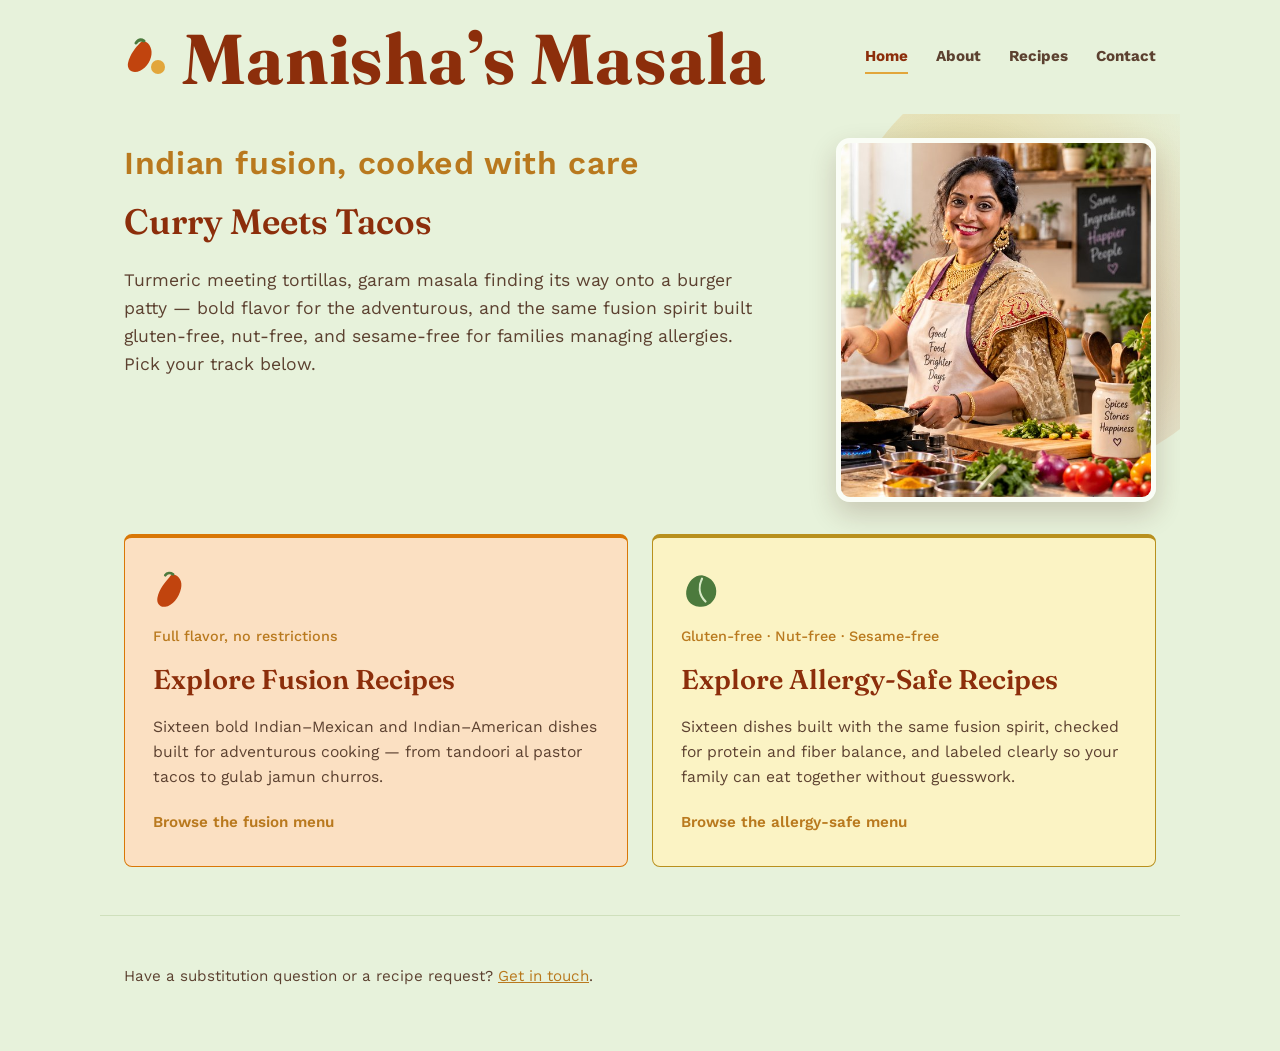
<file: index.html>
<!DOCTYPE html>
<html lang="en">
<head>
<meta charset="UTF-8">
<meta name="viewport" content="width=device-width, initial-scale=1.0">
<title>Home — Manisha's Masala</title>
<link rel="preconnect" href="https://fonts.googleapis.com">
<link rel="preconnect" href="https://fonts.gstatic.com" crossorigin>
<link href="https://fonts.googleapis.com/css2?family=Fraunces:opsz,wght@9..144,400;9..144,500;9..144,600;9..144,700&family=Work+Sans:wght@400;500;600&display=swap" rel="stylesheet">
<link rel="stylesheet" href="style.css">
<style>
  .hero {
    display: grid;
    grid-template-columns: minmax(0, 1fr) 320px;
    gap: 2.5rem;
    align-items: start;
  }
  .hero-illustration { display: none; }
  .hero-photo {
    position: relative; z-index: 1; margin: 0;
    animation: rise 0.7s ease-out both;
  }
  .hero-photo img {
    display: block; width: 100%; height: auto; aspect-ratio: 810 / 920; object-fit: cover;
    border-radius: 14px;
    border: 5px solid var(--bg-card, #FAFDF6);
    box-shadow: 0 12px 28px rgba(74, 30, 18, 0.2);
  }
  @media (max-width: 720px) {
    .hero { grid-template-columns: 1fr; gap: 1.5rem; }
    .hero-photo { max-width: 420px; }
  }
</style>
</head>
<body>

<svg style="display:none" aria-hidden="true">
<defs>
<symbol id="icon-logomark" viewBox="0 0 48 48">
  <path d="M20 6c6 2 9 9 7 16-2 8-9 15-16 15-5 0-8-4-7-9 2-9 8-16 12-20 1-1 2-2 4-2z" fill="var(--chili)"/>
  <path d="M20 6c-3-2-6-1-8 2" fill="none" stroke="var(--green)" stroke-width="3" stroke-linecap="round"/>
  <circle cx="34" cy="32" r="7" fill="var(--saffron)"/>
</symbol>
<symbol id="icon-chili" viewBox="0 0 48 48">
  <path d="M23 5c7 1 11 8 9 16-2 10-10 20-18 21-6 1-10-4-9-10 2-11 10-19 14-24 1-2 2-3 4-3z" fill="var(--chili)"/>
  <path d="M23 5c-3-2-7-2-9 1" fill="none" stroke="var(--green)" stroke-width="3" stroke-linecap="round"/>
</symbol>
<symbol id="icon-leaf" viewBox="0 0 48 48">
  <path d="M24 6c11 2 18 11 16 22-2 9-10 15-19 14C10 41 5 33 6 24 8 13 15 6 24 6z" fill="var(--green)"/>
  <path d="M24 10c-4 8-4 18 4 26" fill="none" stroke="var(--green-soft)" stroke-width="2.5" stroke-linecap="round"/>
</symbol>
<symbol id="icon-cardamom" viewBox="0 0 48 48">
  <ellipse cx="16" cy="26" rx="9" ry="12" fill="var(--green)" transform="rotate(-18 16 26)"/>
  <ellipse cx="32" cy="22" rx="9" ry="12" fill="var(--green-bright)" transform="rotate(14 32 22)"/>
  <path d="M16 16v20M32 12v20" stroke="var(--green-deep)" stroke-width="1.5" opacity="0.5"/>
</symbol>
<symbol id="icon-spice-bowl" viewBox="0 0 48 48">
  <path d="M6 20c0 12 8 20 18 20s18-8 18-20z" fill="var(--saffron)"/>
  <ellipse cx="24" cy="20" rx="18" ry="6" fill="var(--saffron-deep)"/>
  <circle cx="18" cy="30" r="2" fill="var(--chili-deep)"/>
  <circle cx="27" cy="33" r="2" fill="var(--chili-deep)"/>
  <circle cx="23" cy="27" r="1.6" fill="var(--chili-deep)"/>
</symbol>
<symbol id="icon-tomato" viewBox="0 0 48 48">
  <circle cx="24" cy="28" r="16" fill="var(--chili)"/>
  <path d="M24 12l3 5-6 0zM18 14l3 4-5 1zM30 14l-3 4 5 1z" fill="var(--green)"/>
</symbol>
<symbol id="icon-grain-bowl" viewBox="0 0 48 48">
  <path d="M6 22c0 11 8 19 18 19s18-8 18-19z" fill="var(--bg-card)" stroke="var(--chili-deep)" stroke-width="2"/>
  <ellipse cx="16" cy="24" rx="3" ry="1.6" fill="var(--saffron-deep)"/>
  <ellipse cx="24" cy="27" rx="3" ry="1.6" fill="var(--chili)"/>
  <ellipse cx="32" cy="23" rx="3" ry="1.6" fill="var(--green)"/>
  <ellipse cx="22" cy="20" rx="3" ry="1.6" fill="var(--saffron)"/>
</symbol>
<symbol id="icon-flame" viewBox="0 0 48 48">
  <path d="M24 4c-3 8-14 14-14 26 0 9 7 15 14 15s14-6 14-15c0-6-3-9-5-12 0 4-2 6-4 6-3 0-3-4-1-8 2-4 0-9-4-12z" fill="var(--chili)"/>
  <path d="M24 20c-2 4-5 7-5 12 0 4 3 7 5 7s5-3 5-7c0-3-1-4-2-6 0 2-1 3-2 3-1 0-1-2 0-4 1-2 0-4-1-5z" fill="var(--saffron)"/>
</symbol>
<symbol id="icon-swirl" viewBox="0 0 48 48">
  <circle cx="24" cy="24" r="18" fill="none" stroke="var(--saffron)" stroke-width="3"/>
  <circle cx="24" cy="24" r="11" fill="none" stroke="var(--chili)" stroke-width="3"/>
  <circle cx="24" cy="24" r="4" fill="var(--saffron-deep)"/>
</symbol>
</defs>
</svg>

<header class="site-header">
  <a class="brand" href="index.html">
    <svg class="brand-icon" aria-hidden="true"><use href="#icon-logomark"/></svg>
    <span class="wordmark">Manisha&rsquo;s Masala</span>
  </a>
  <nav class="site-nav">
    <a href="index.html" class="is-current">Home</a>
    <a href="about.html">About</a>
    <a href="recipes.html">Recipes</a>
    <a href="contact.html">Contact</a>
  </nav>
</header>

<main>

  <section class="hero">
    <div class="hero-inner">
      <p class="hero-kicker">Indian fusion, cooked with care</p>
      <h1 class="hero-title">Curry Meets Tacos</h1>
      <p class="hero-copy">
        Turmeric meeting tortillas, garam masala finding its way onto a burger
        patty — bold flavor for the adventurous, and the same fusion spirit
        built gluten-free, nut-free, and sesame-free for families managing
        allergies. Pick your track below.
      </p>
    </div>
    <figure class="hero-photo">
      <img src="[data-uri]" alt="Manisha cooking puris in her kitchen">
    </figure>
    <div class="hero-motif" aria-hidden="true"></div>
    <div class="hero-illustration" aria-hidden="true">
      <svg class="icon" style="width:110px;height:110px;top:20px;right:40px;transform:rotate(12deg);"><use href="#icon-chili"/></svg>
      <svg class="icon" style="width:96px;height:96px;top:170px;right:190px;"><use href="#icon-spice-bowl"/></svg>
      <svg class="icon" style="width:70px;height:70px;top:230px;right:50px;transform:rotate(-10deg);"><use href="#icon-cardamom"/></svg>
      <svg class="icon" style="width:60px;height:60px;top:10px;right:220px;transform:rotate(-16deg);"><use href="#icon-leaf"/></svg>
    </div>
  </section>

  <section class="explore">
    <a class="explore-card explore-card--fusion" href="recipes.html#fusion">
      <svg class="icon icon-lg" aria-hidden="true"><use href="#icon-chili"/></svg>
      <span class="explore-eyebrow">Full flavor, no restrictions</span>
      <h2>Explore Fusion Recipes</h2>
      <p>
        Sixteen bold Indian–Mexican and Indian–American dishes built for
        adventurous cooking — from tandoori al pastor tacos to gulab jamun
        churros.
      </p>
      <span class="explore-link">Browse the fusion menu</span>
    </a>

    <a class="explore-card explore-card--safe" href="recipes.html#allergy-safe">
      <svg class="icon icon-lg" aria-hidden="true"><use href="#icon-leaf"/></svg>
      <span class="explore-eyebrow">Gluten-free · Nut-free · Sesame-free</span>
      <h2>Explore Allergy-Safe Recipes</h2>
      <p>
        Sixteen dishes built with the same fusion spirit, checked for
        protein and fiber balance, and labeled clearly so your family can
        eat together without guesswork.
      </p>
      <span class="explore-link">Browse the allergy-safe menu</span>
    </a>
  </section>

</main>

<footer class="site-footer">
  <p>Have a substitution question or a recipe request? <a href="contact.html">Get in touch</a>.</p>
</footer>

</body>
</html>
</file>
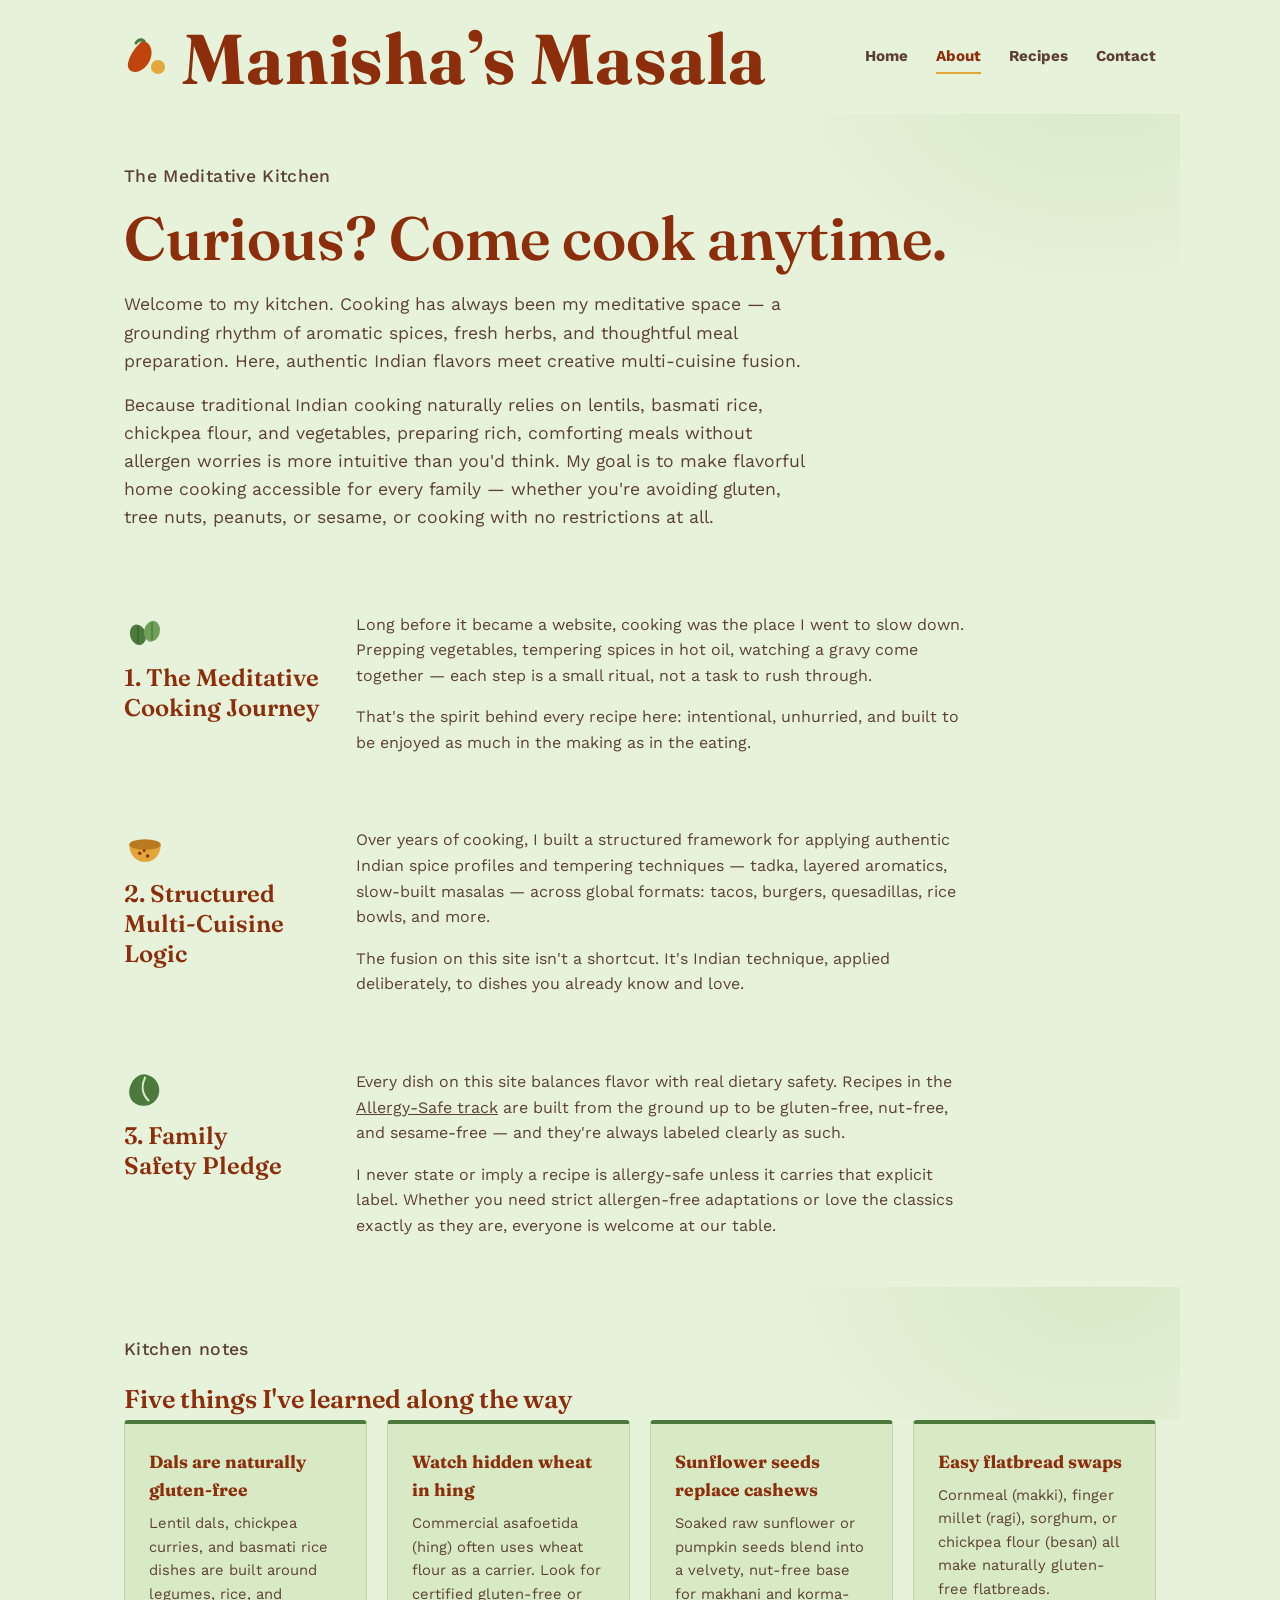
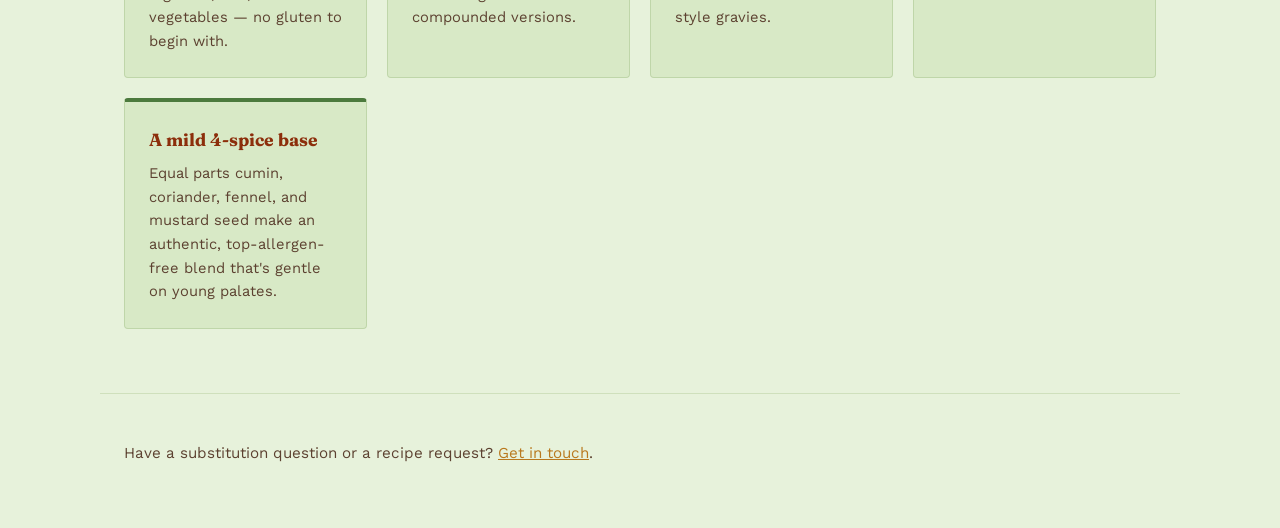
<file: about.html>
<!DOCTYPE html>
<html lang="en">
<head>
<meta charset="UTF-8">
<meta name="viewport" content="width=device-width, initial-scale=1.0">
<title>About — Manisha's Masala</title>
<link rel="preconnect" href="https://fonts.googleapis.com">
<link rel="preconnect" href="https://fonts.gstatic.com" crossorigin>
<link href="https://fonts.googleapis.com/css2?family=Fraunces:opsz,wght@9..144,400;9..144,500;9..144,600;9..144,700&family=Work+Sans:wght@400;500;600&display=swap" rel="stylesheet">
<link rel="stylesheet" href="style.css">
</head>
<body>

<svg style="display:none" aria-hidden="true">
<defs>
<symbol id="icon-logomark" viewBox="0 0 48 48">
  <path d="M20 6c6 2 9 9 7 16-2 8-9 15-16 15-5 0-8-4-7-9 2-9 8-16 12-20 1-1 2-2 4-2z" fill="var(--chili)"/>
  <path d="M20 6c-3-2-6-1-8 2" fill="none" stroke="var(--green)" stroke-width="3" stroke-linecap="round"/>
  <circle cx="34" cy="32" r="7" fill="var(--saffron)"/>
</symbol>
<symbol id="icon-cardamom" viewBox="0 0 48 48">
  <ellipse cx="16" cy="26" rx="9" ry="12" fill="var(--green)" transform="rotate(-18 16 26)"/>
  <ellipse cx="32" cy="22" rx="9" ry="12" fill="var(--green-bright)" transform="rotate(14 32 22)"/>
  <path d="M16 16v20M32 12v20" stroke="var(--green-deep)" stroke-width="1.5" opacity="0.5"/>
</symbol>
<symbol id="icon-spice-bowl" viewBox="0 0 48 48">
  <path d="M6 20c0 12 8 20 18 20s18-8 18-20z" fill="var(--saffron)"/>
  <ellipse cx="24" cy="20" rx="18" ry="6" fill="var(--saffron-deep)"/>
  <circle cx="18" cy="30" r="2" fill="var(--chili-deep)"/>
  <circle cx="27" cy="33" r="2" fill="var(--chili-deep)"/>
  <circle cx="23" cy="27" r="1.6" fill="var(--chili-deep)"/>
</symbol>
<symbol id="icon-leaf" viewBox="0 0 48 48">
  <path d="M24 6c11 2 18 11 16 22-2 9-10 15-19 14C10 41 5 33 6 24 8 13 15 6 24 6z" fill="var(--green)"/>
  <path d="M24 10c-4 8-4 18 4 26" fill="none" stroke="var(--green-soft)" stroke-width="2.5" stroke-linecap="round"/>
</symbol>
</defs>
</svg>

<header class="site-header">
  <a class="brand" href="index.html">
    <svg class="brand-icon" aria-hidden="true"><use href="#icon-logomark"/></svg>
    <span class="wordmark">Manisha&rsquo;s Masala</span>
  </a>
  <nav class="site-nav">
    <a href="index.html">Home</a>
    <a href="about.html" class="is-current">About</a>
    <a href="recipes.html">Recipes</a>
    <a href="contact.html">Contact</a>
  </nav>
</header>

<main>

  <section class="page-hero">
    <p class="hero-kicker">The Meditative Kitchen</p>
    <h1>Curious? Come cook anytime.</h1>
    <p>
      Welcome to my kitchen. Cooking has always been my meditative space —
      a grounding rhythm of aromatic spices, fresh herbs, and thoughtful
      meal preparation. Here, authentic Indian flavors meet creative
      multi-cuisine fusion.
    </p>
    <p>
      Because traditional Indian cooking naturally relies on lentils,
      basmati rice, chickpea flour, and vegetables, preparing rich,
      comforting meals without allergen worries is more intuitive than
      you'd think. My goal is to make flavorful home cooking accessible
      for every family — whether you're avoiding gluten, tree nuts,
      peanuts, or sesame, or cooking with no restrictions at all.
    </p>
  </section>

  <section class="about-section">
    <h2><svg class="icon icon-lg" aria-hidden="true"><use href="#icon-cardamom"/></svg>1. The Meditative<br>Cooking Journey</h2>
    <div>
      <p>
        Long before it became a website, cooking was the place I went to
        slow down. Prepping vegetables, tempering spices in hot oil,
        watching a gravy come together — each step is a small ritual, not
        a task to rush through.
      </p>
      <p>
        That's the spirit behind every recipe here: intentional, unhurried,
        and built to be enjoyed as much in the making as in the eating.
      </p>
    </div>
  </section>

  <section class="about-section">
    <h2><svg class="icon icon-lg" aria-hidden="true"><use href="#icon-spice-bowl"/></svg>2. Structured<br>Multi-Cuisine Logic</h2>
    <div>
      <p>
        Over years of cooking, I built a structured framework for applying
        authentic Indian spice profiles and tempering techniques —
        tadka, layered aromatics, slow-built masalas — across global
        formats: tacos, burgers, quesadillas, rice bowls, and more.
      </p>
      <p>
        The fusion on this site isn't a shortcut. It's Indian technique,
        applied deliberately, to dishes you already know and love.
      </p>
    </div>
  </section>

  <section class="about-section">
    <h2><svg class="icon icon-lg" aria-hidden="true"><use href="#icon-leaf"/></svg>3. Family<br>Safety Pledge</h2>
    <div>
      <p>
        Every dish on this site balances flavor with real dietary safety.
        Recipes in the <a href="recipes.html#allergy-safe">Allergy-Safe track</a>
        are built from the ground up to be gluten-free, nut-free, and
        sesame-free — and they're always labeled clearly as such.
      </p>
      <p>
        I never state or imply a recipe is allergy-safe unless it carries
        that explicit label. Whether you need strict allergen-free
        adaptations or love the classics exactly as they are, everyone is
        welcome at our table.
      </p>
    </div>
  </section>

  <section class="page-hero" style="padding-bottom: 0;">
    <p class="hero-kicker">Kitchen notes</p>
    <h2 style="font-family: var(--font-display); font-weight: 600; font-size: 1.6rem; color: var(--chili-deep); margin: 0;">
      Five things I've learned along the way
    </h2>
  </section>

  <section class="fact-grid">
    <article class="fact-card">
      <h3>Dals are naturally gluten-free</h3>
      <p>Lentil dals, chickpea curries, and basmati rice dishes are built around legumes, rice, and vegetables — no gluten to begin with.</p>
    </article>
    <article class="fact-card">
      <h3>Watch hidden wheat in hing</h3>
      <p>Commercial asafoetida (hing) often uses wheat flour as a carrier. Look for certified gluten-free or compounded versions.</p>
    </article>
    <article class="fact-card">
      <h3>Sunflower seeds replace cashews</h3>
      <p>Soaked raw sunflower or pumpkin seeds blend into a velvety, nut-free base for makhani and korma-style gravies.</p>
    </article>
    <article class="fact-card">
      <h3>Easy flatbread swaps</h3>
      <p>Cornmeal (makki), finger millet (ragi), sorghum, or chickpea flour (besan) all make naturally gluten-free flatbreads.</p>
    </article>
    <article class="fact-card">
      <h3>A mild 4-spice base</h3>
      <p>Equal parts cumin, coriander, fennel, and mustard seed make an authentic, top-allergen-free blend that's gentle on young palates.</p>
    </article>
  </section>

</main>

<footer class="site-footer">
  <p>Have a substitution question or a recipe request? <a href="contact.html">Get in touch</a>.</p>
</footer>

</body>
</html>
</file>
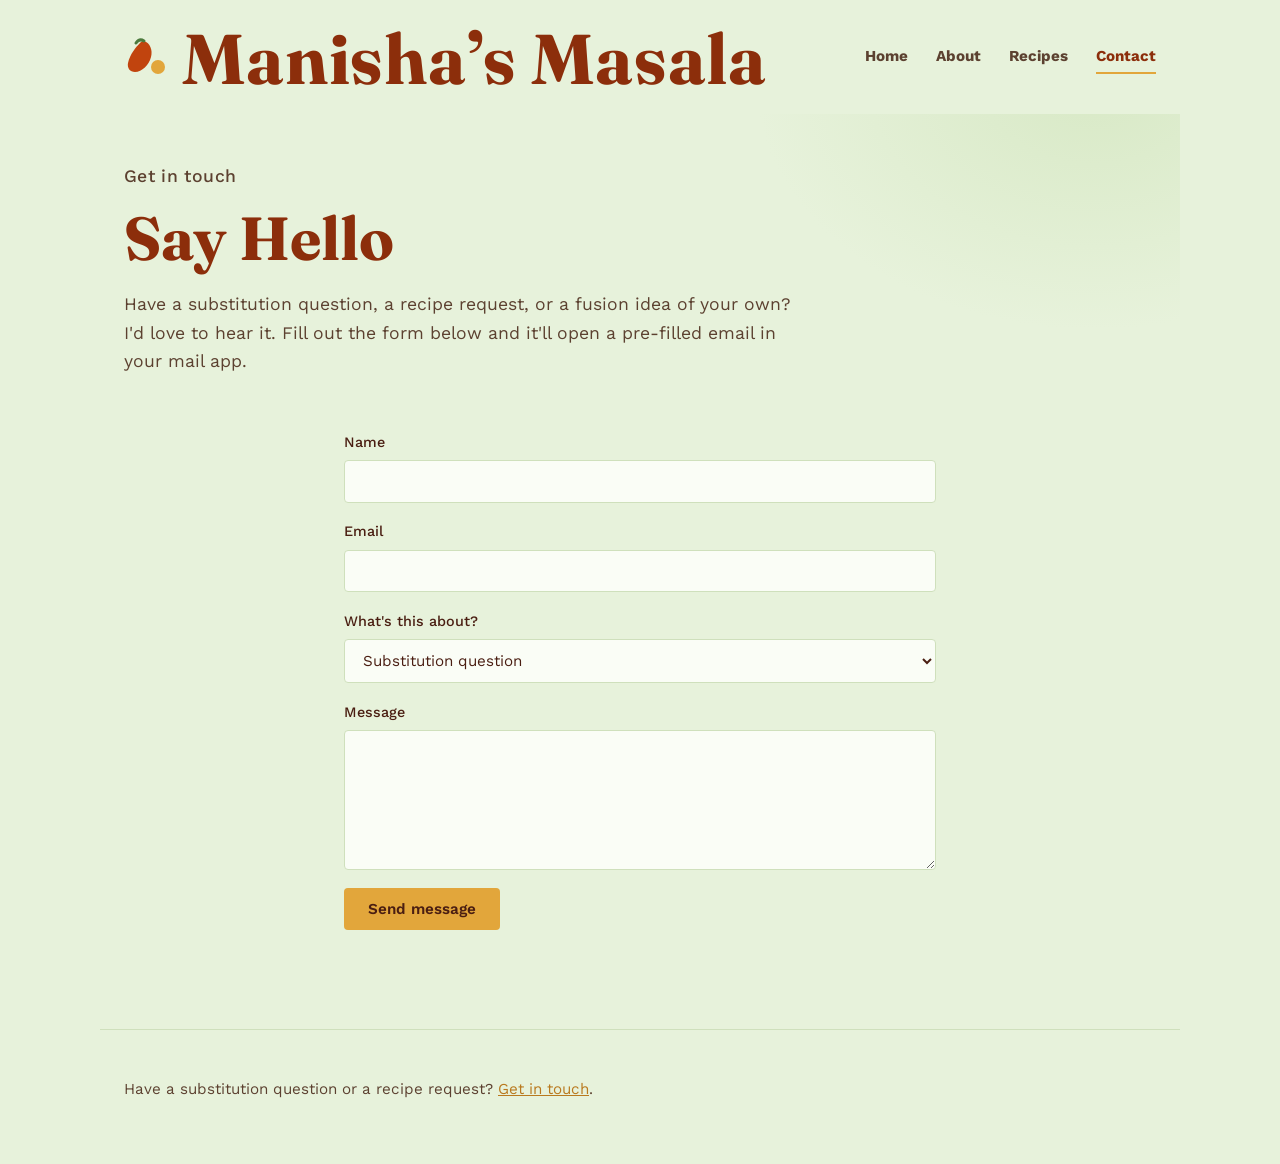
<file: contact.html>
<!DOCTYPE html>
<html lang="en">
<head>
<meta charset="UTF-8">
<meta name="viewport" content="width=device-width, initial-scale=1.0">
<title>Contact — Manisha's Masala</title>
<link rel="preconnect" href="https://fonts.googleapis.com">
<link rel="preconnect" href="https://fonts.gstatic.com" crossorigin>
<link href="https://fonts.googleapis.com/css2?family=Fraunces:opsz,wght@9..144,400;9..144,500;9..144,600;9..144,700&family=Work+Sans:wght@400;500;600&display=swap" rel="stylesheet">
<link rel="stylesheet" href="style.css">
</head>
<body>

<svg style="display:none" aria-hidden="true">
<defs>
<symbol id="icon-logomark" viewBox="0 0 48 48">
  <path d="M20 6c6 2 9 9 7 16-2 8-9 15-16 15-5 0-8-4-7-9 2-9 8-16 12-20 1-1 2-2 4-2z" fill="var(--chili)"/>
  <path d="M20 6c-3-2-6-1-8 2" fill="none" stroke="var(--green)" stroke-width="3" stroke-linecap="round"/>
  <circle cx="34" cy="32" r="7" fill="var(--saffron)"/>
</symbol>
</defs>
</svg>

<header class="site-header">
  <a class="brand" href="index.html">
    <svg class="brand-icon" aria-hidden="true"><use href="#icon-logomark"/></svg>
    <span class="wordmark">Manisha&rsquo;s Masala</span>
  </a>
  <nav class="site-nav">
    <a href="index.html">Home</a>
    <a href="about.html">About</a>
    <a href="recipes.html">Recipes</a>
    <a href="contact.html" class="is-current">Contact</a>
  </nav>
</header>

<main>

  <section class="page-hero">
    <p class="hero-kicker">Get in touch</p>
    <h1 class="hero-bold">Say Hello</h1>
    <p>
      Have a substitution question, a recipe request, or a fusion idea
      of your own? I'd love to hear it. Fill out the form below and it'll
      open a pre-filled email in your mail app.
    </p>
  </section>

  <section class="contact-layout">
    <form class="contact-form" id="contact-form">
      <div class="form-field">
        <label for="name">Name</label>
        <input type="text" id="name" name="name" required>
      </div>
      <div class="form-field">
        <label for="email">Email</label>
        <input type="email" id="email" name="email" required>
      </div>
      <div class="form-field">
        <label for="topic">What's this about?</label>
        <select id="topic" name="topic">
          <option value="Substitution question">Substitution question</option>
          <option value="Recipe request">Recipe request</option>
          <option value="Allergy-safe swap idea">Allergy-safe swap idea</option>
          <option value="Something else">Something else</option>
        </select>
      </div>
      <div class="form-field">
        <label for="message">Message</label>
        <textarea id="message" name="message" required></textarea>
      </div>
      <button type="submit" class="btn">Send message</button>
      <p class="form-status" id="form-status" role="status"></p>
    </form>
  </section>

</main>

<footer class="site-footer">
  <p>Have a substitution question or a recipe request? <a href="contact.html">Get in touch</a>.</p>
</footer>

<script>
  document.getElementById('contact-form').addEventListener('submit', function (e) {
    e.preventDefault();
    var name = document.getElementById('name').value.trim();
    var email = document.getElementById('email').value.trim();
    var topic = document.getElementById('topic').value;
    var message = document.getElementById('message').value.trim();

    var subject = encodeURIComponent("[Manisha's Masala] " + topic + ' — from ' + name);
    var body = encodeURIComponent(message + '\n\n— ' + name + ' (' + email + ')');
    var mailtoLink = 'mailto:hello@manishasmasala.com?subject=' + subject + '&body=' + body;

    document.getElementById('form-status').textContent =
      'Opening your email app with this message pre-filled…';
    window.location.href = mailtoLink;
  });
</script>

</body>
</html>
</file>
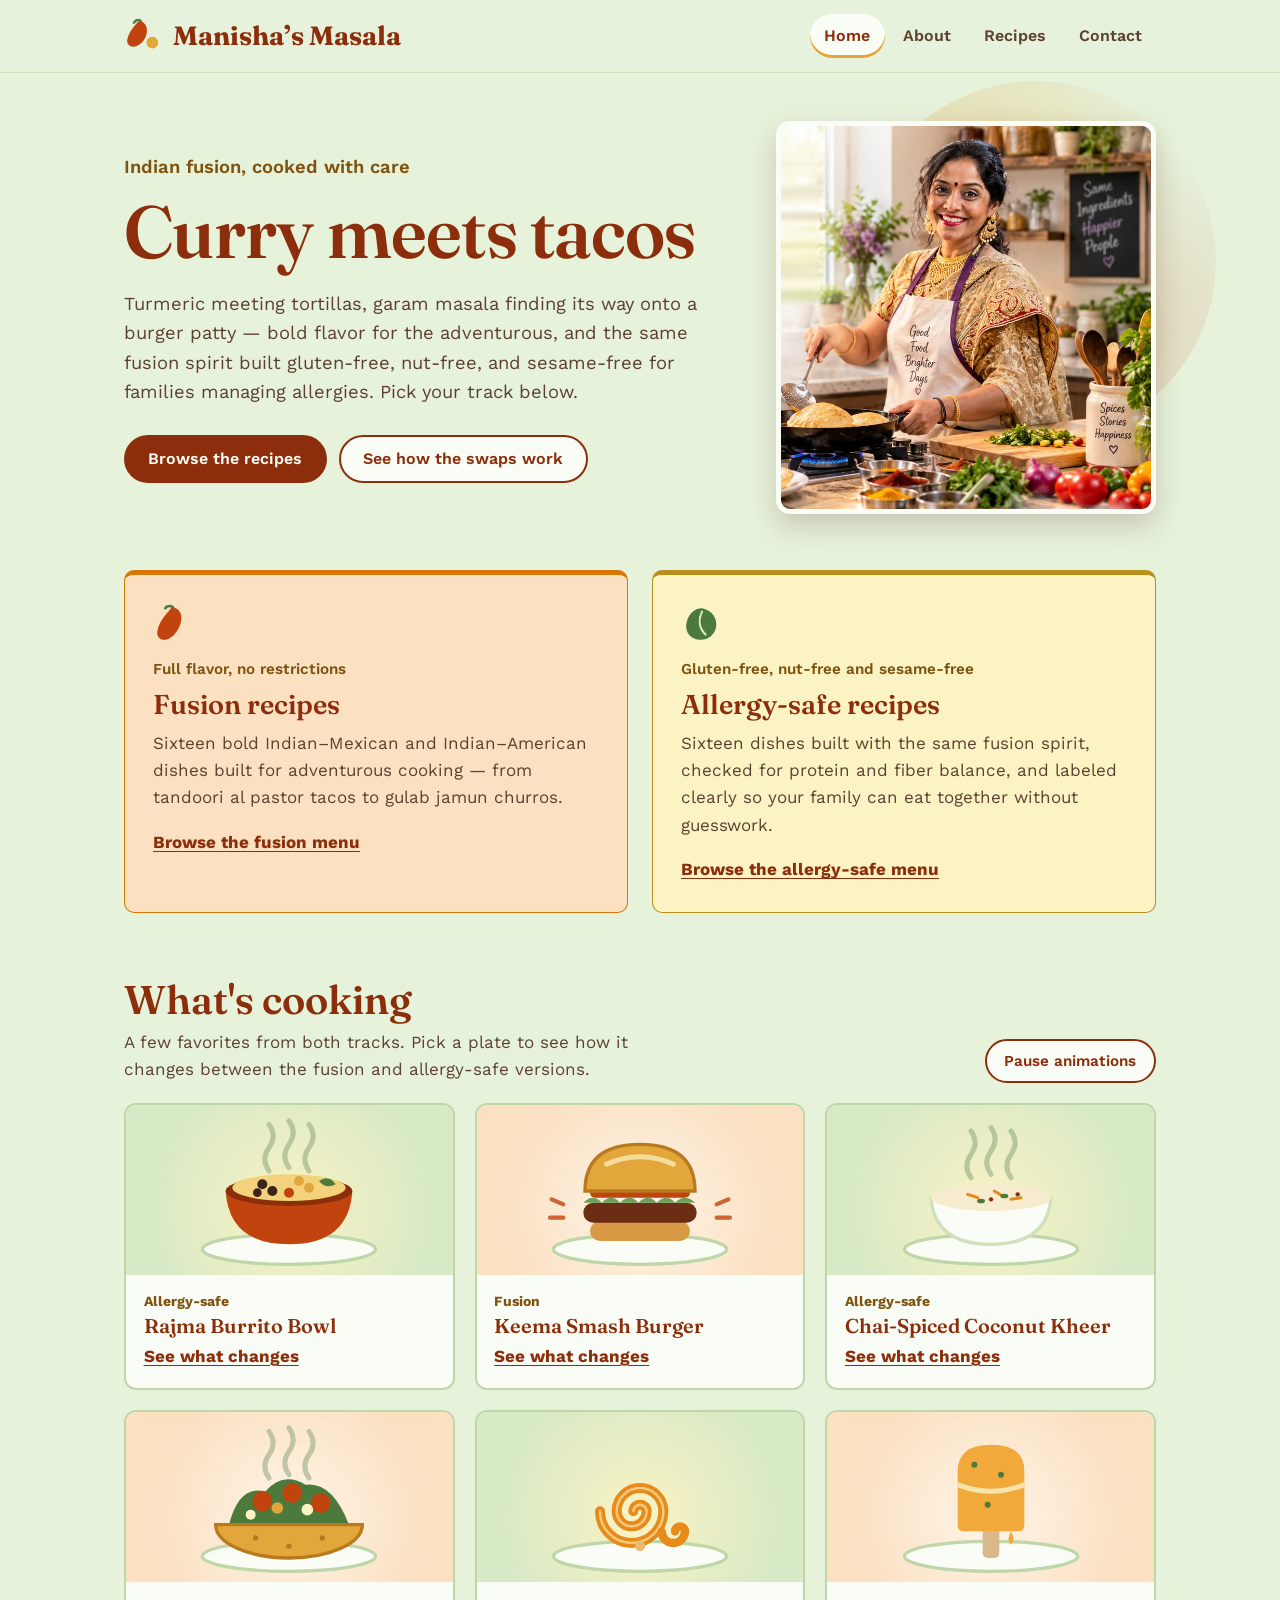
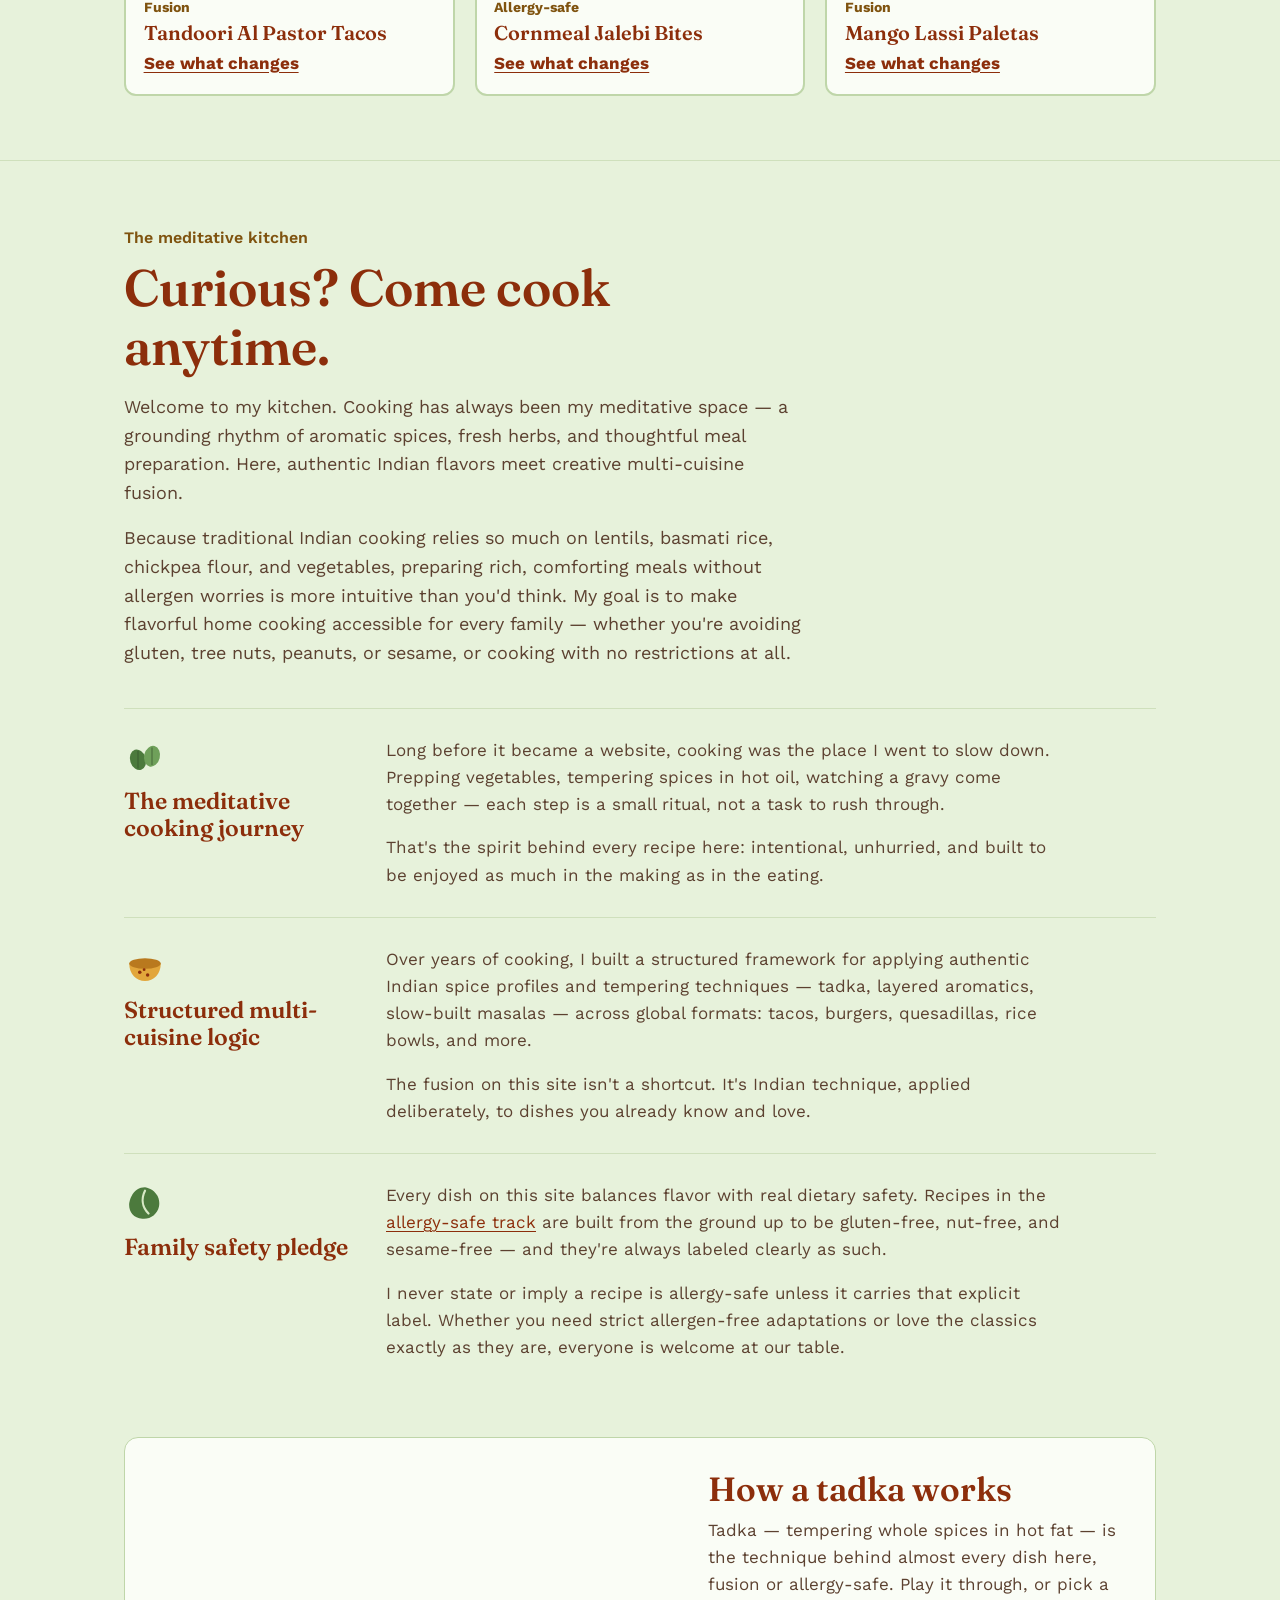
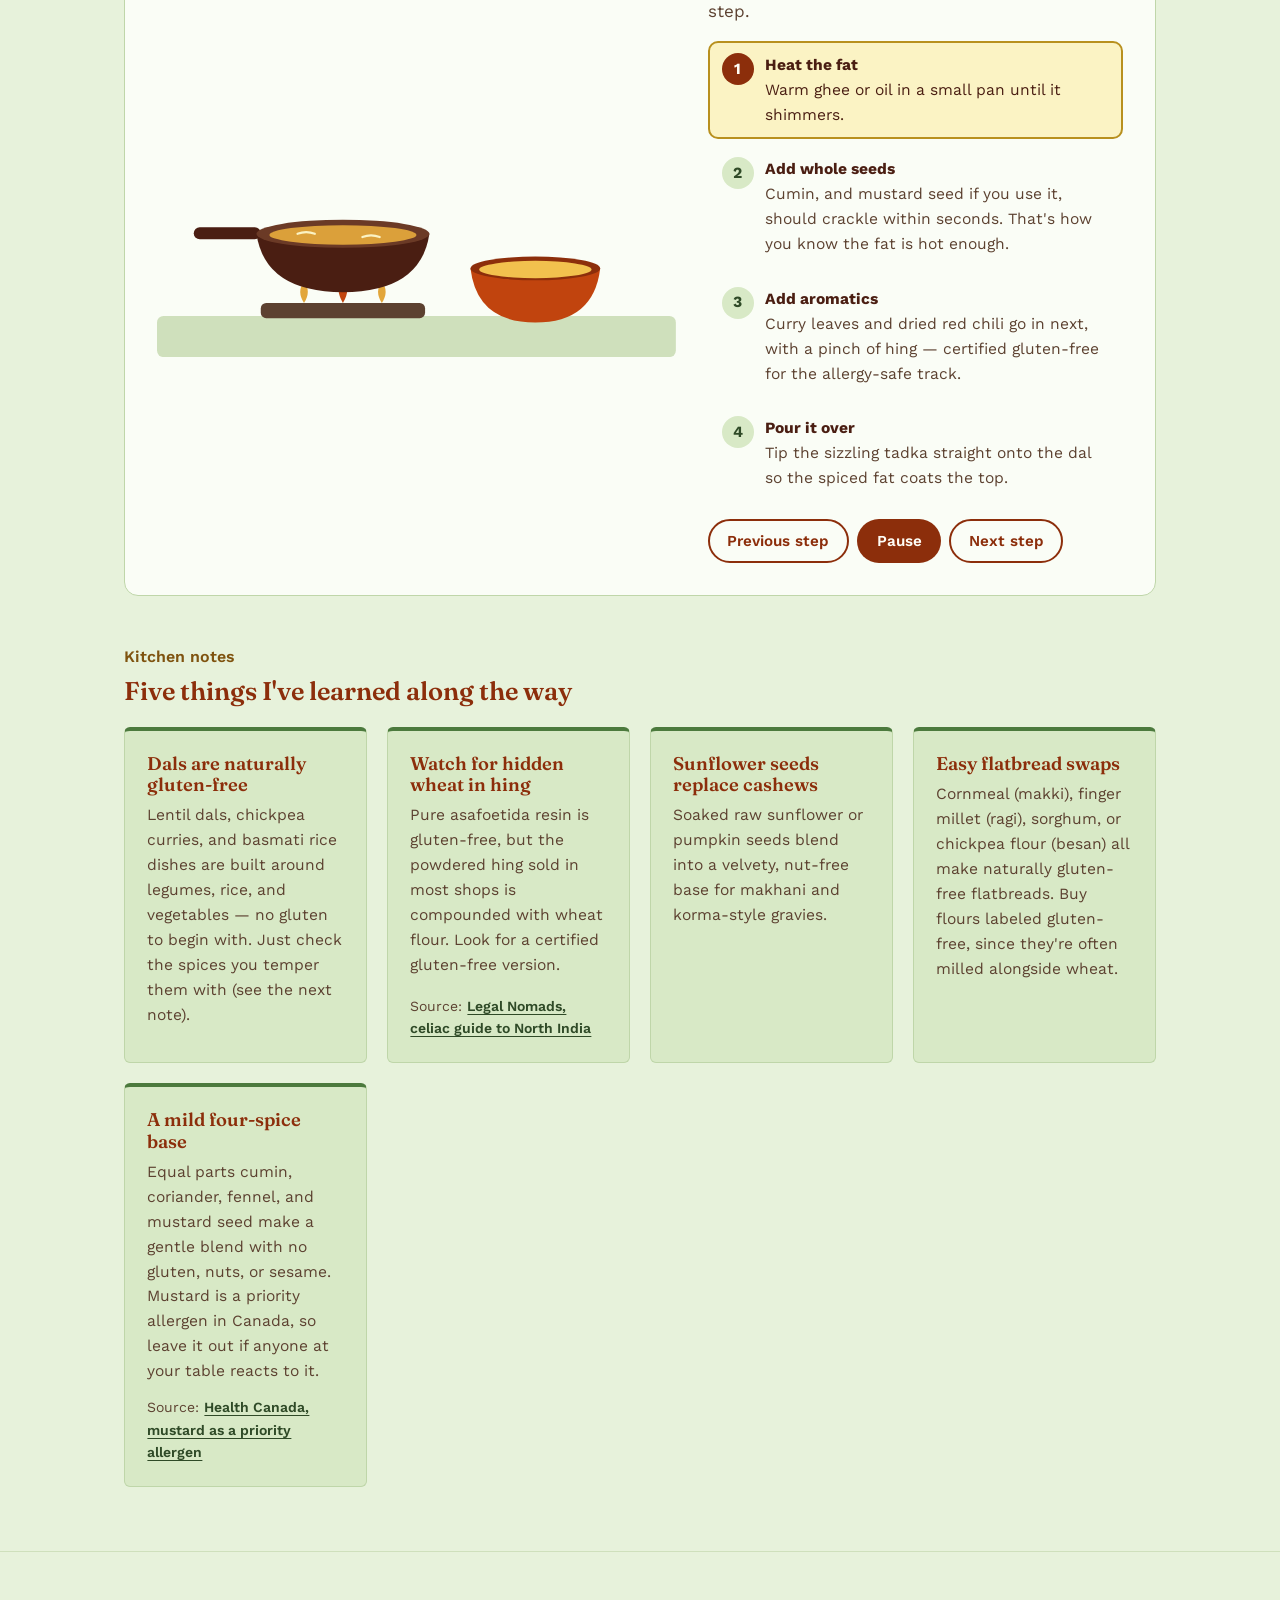
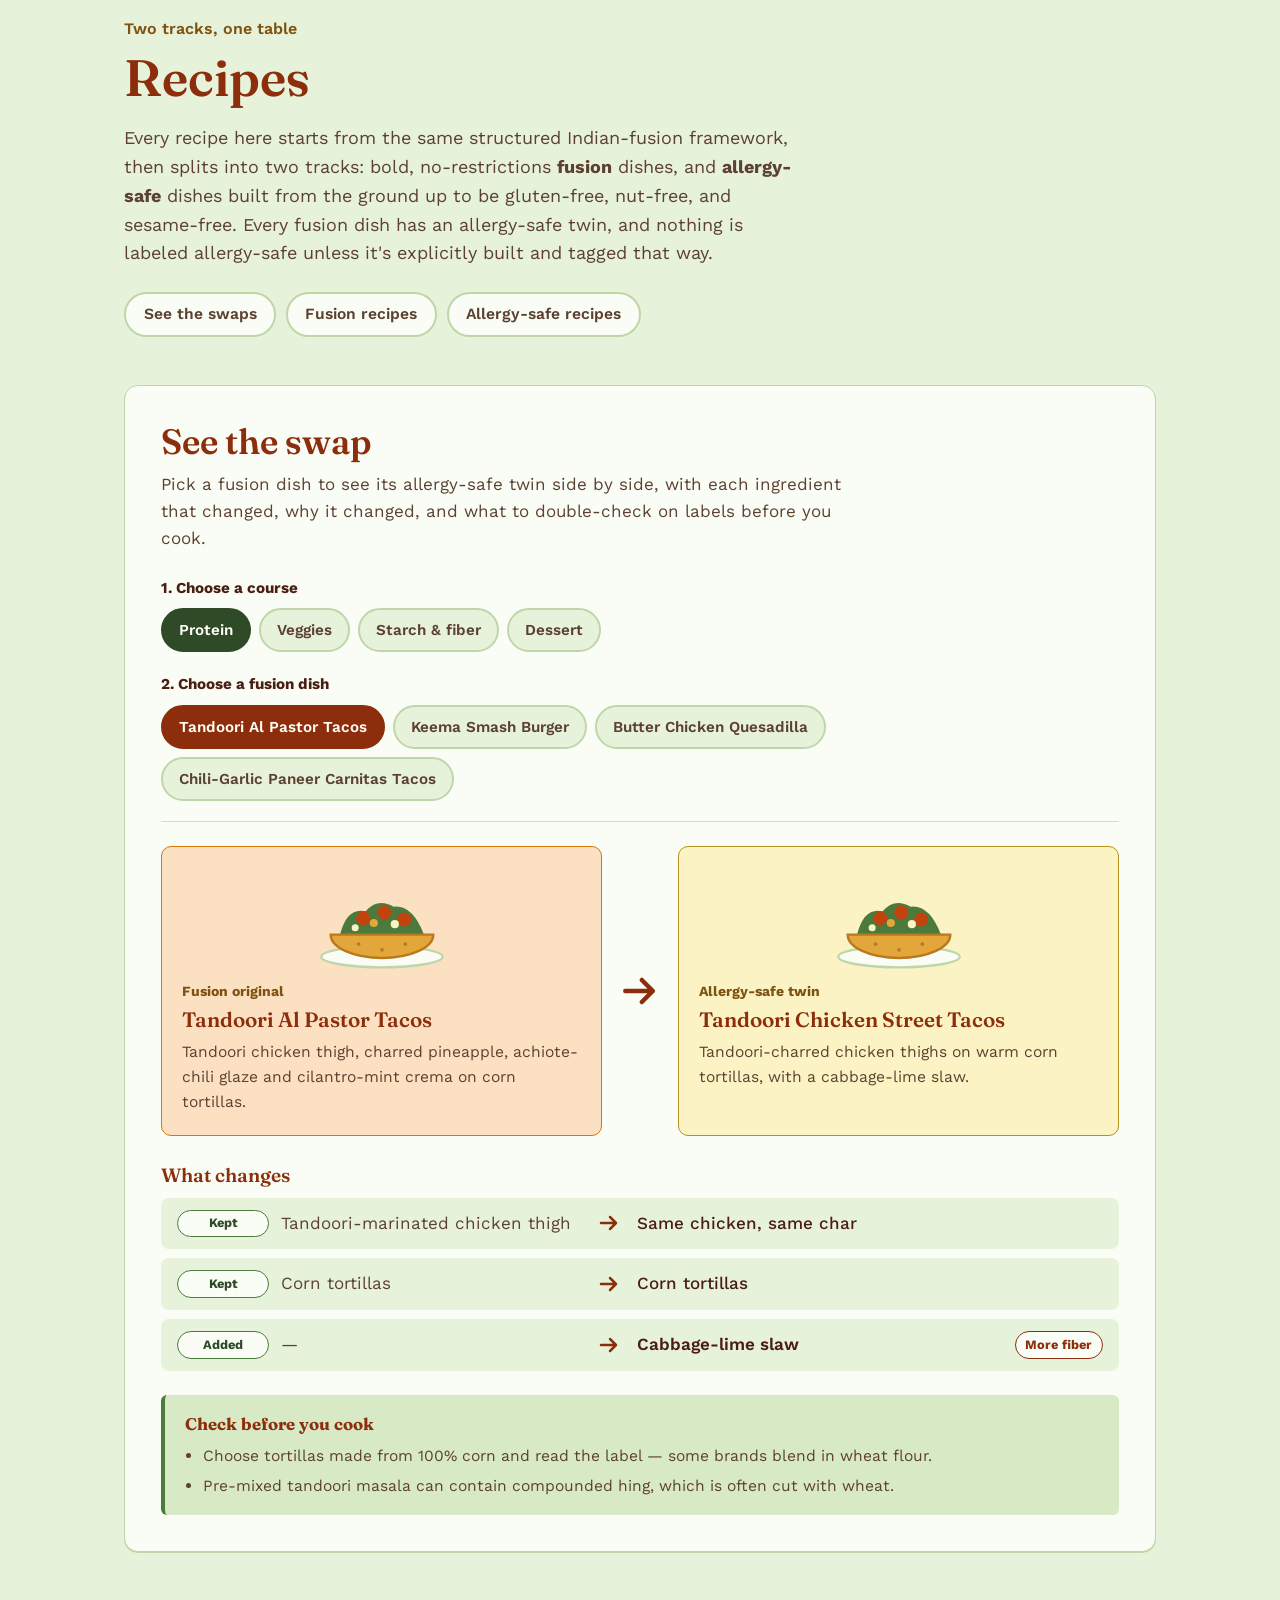
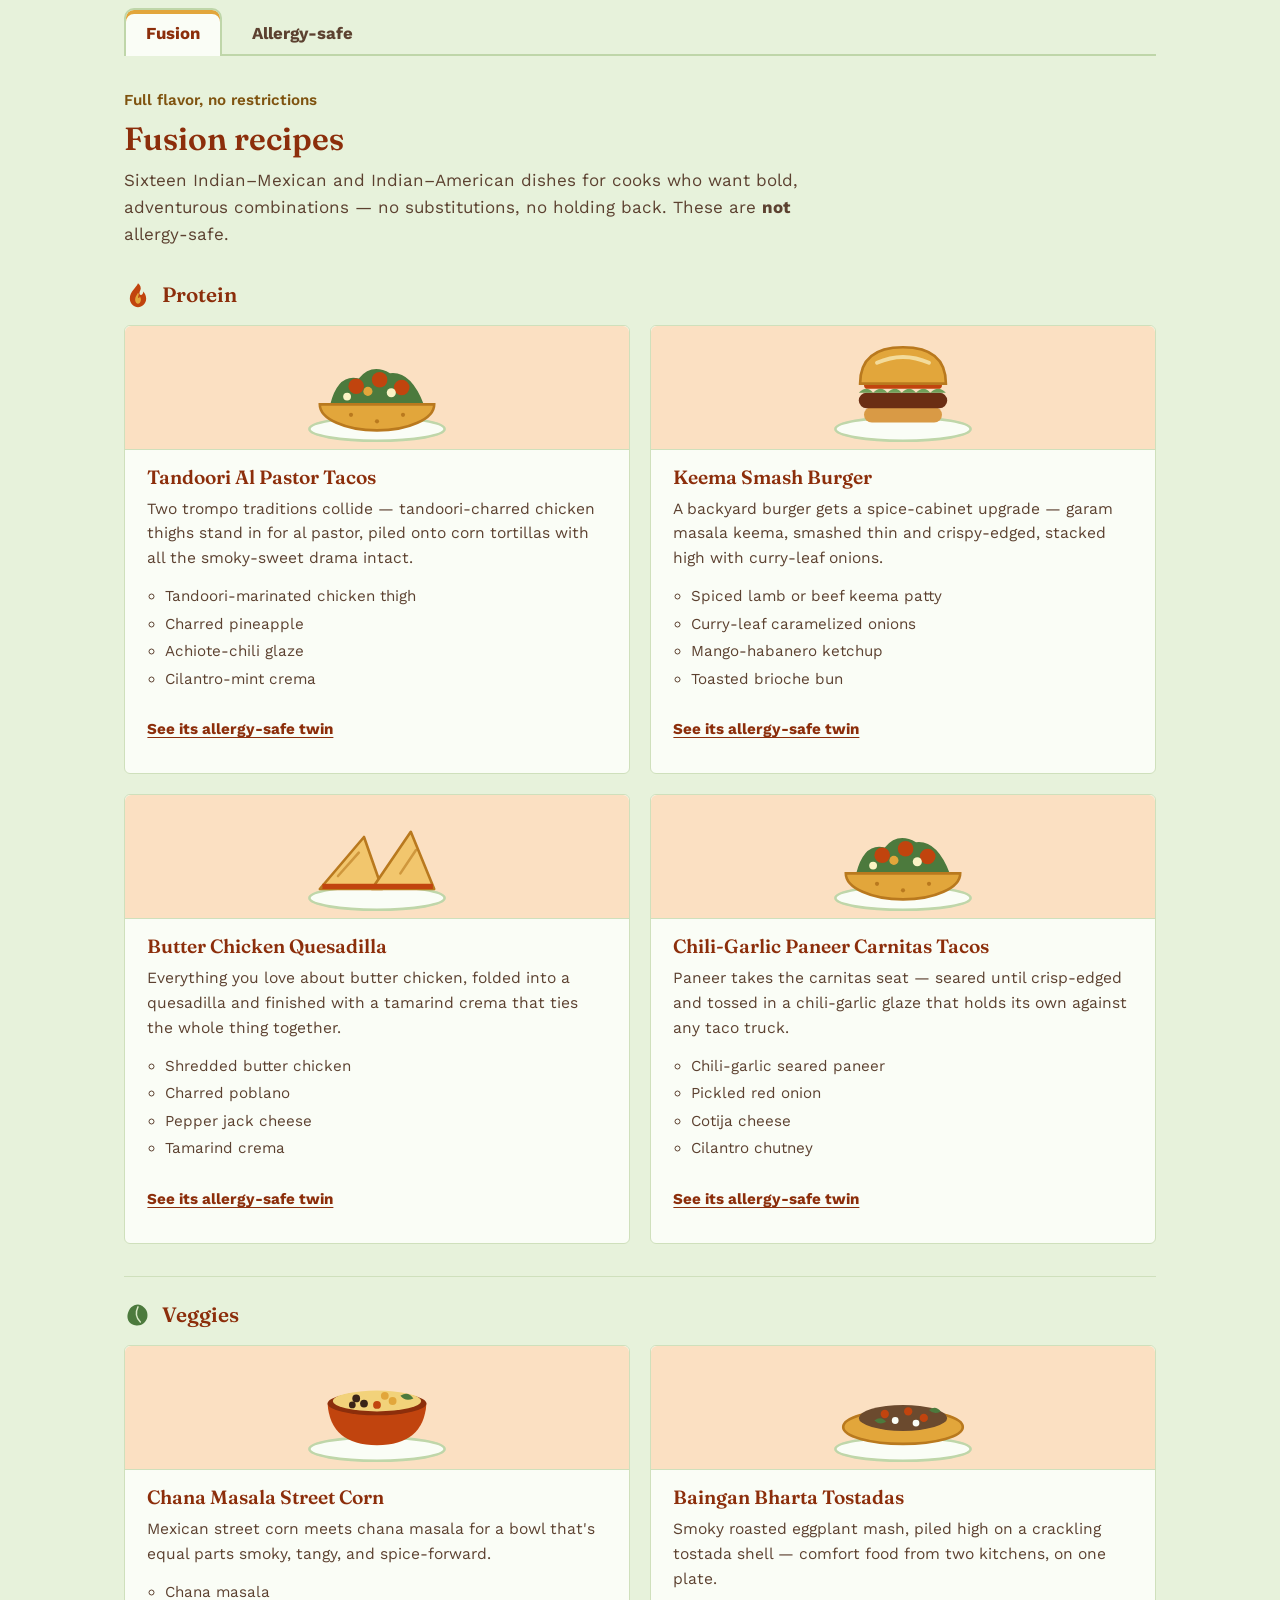
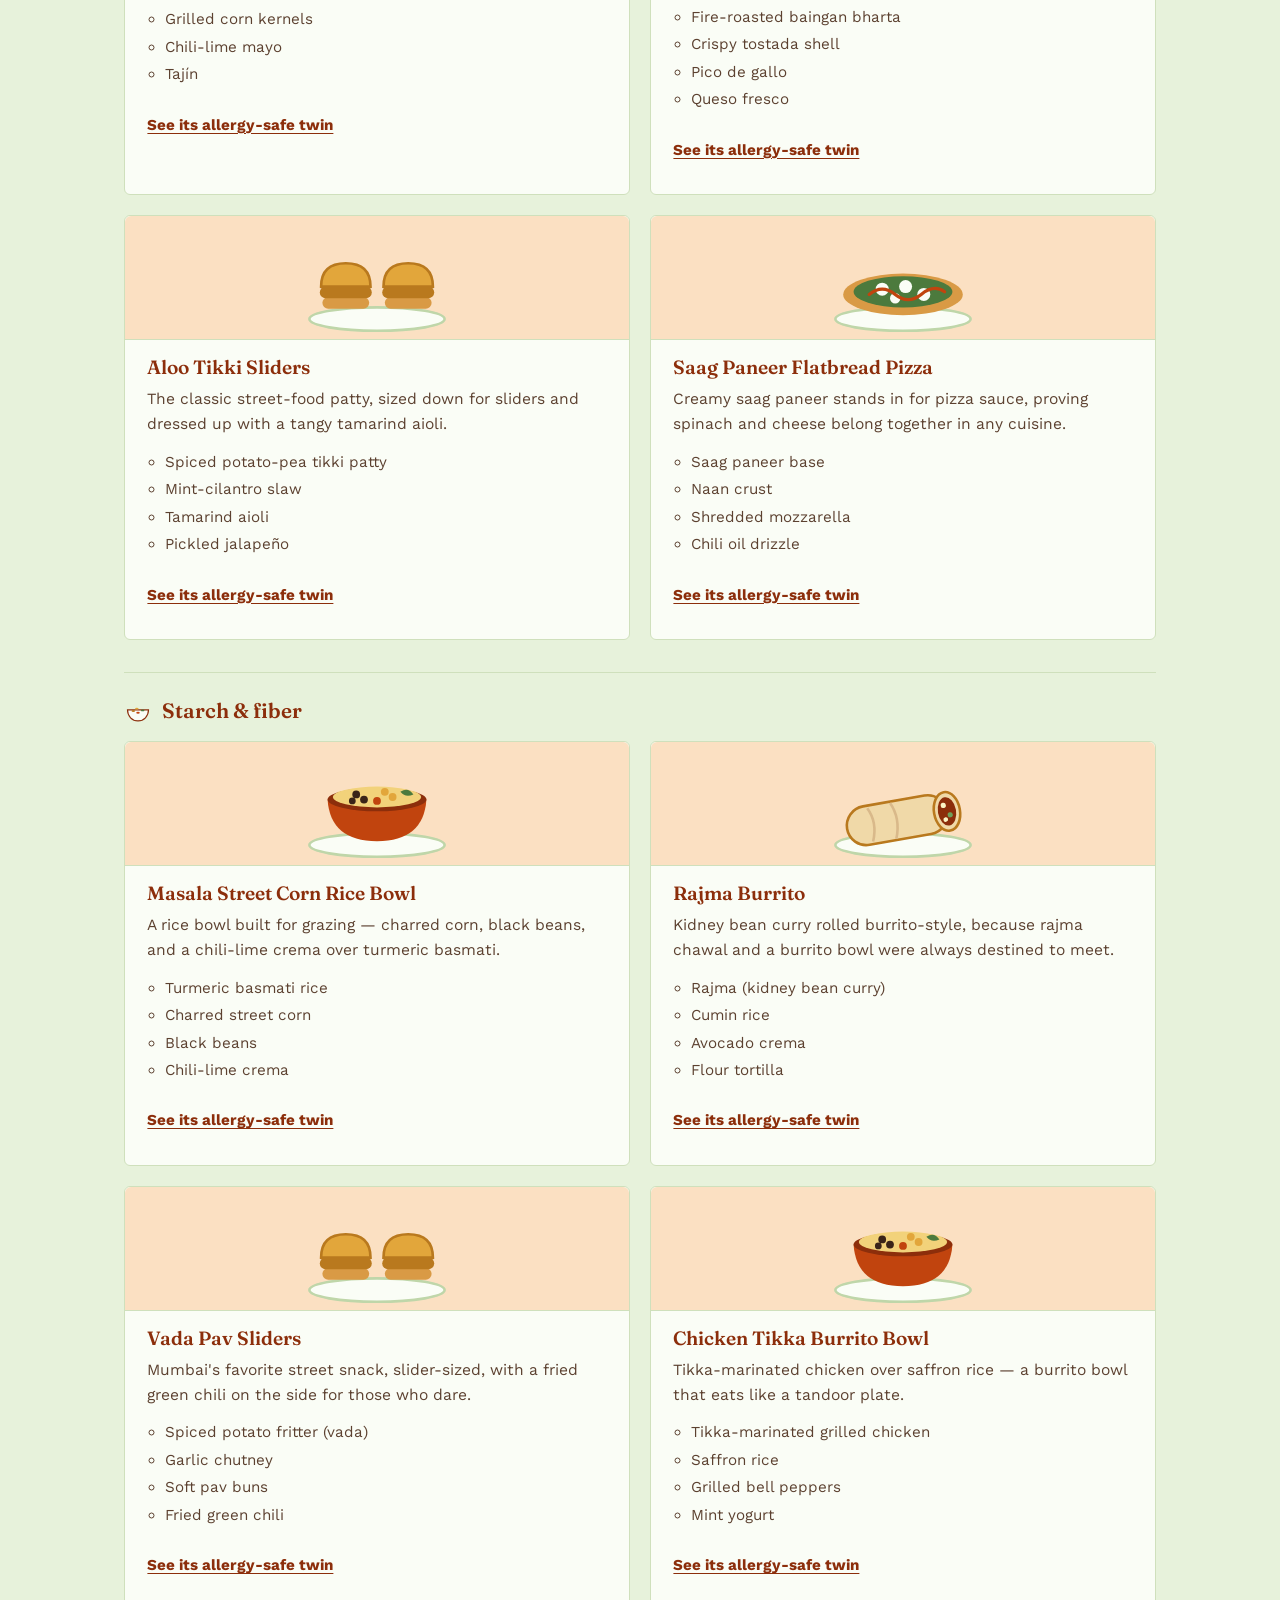
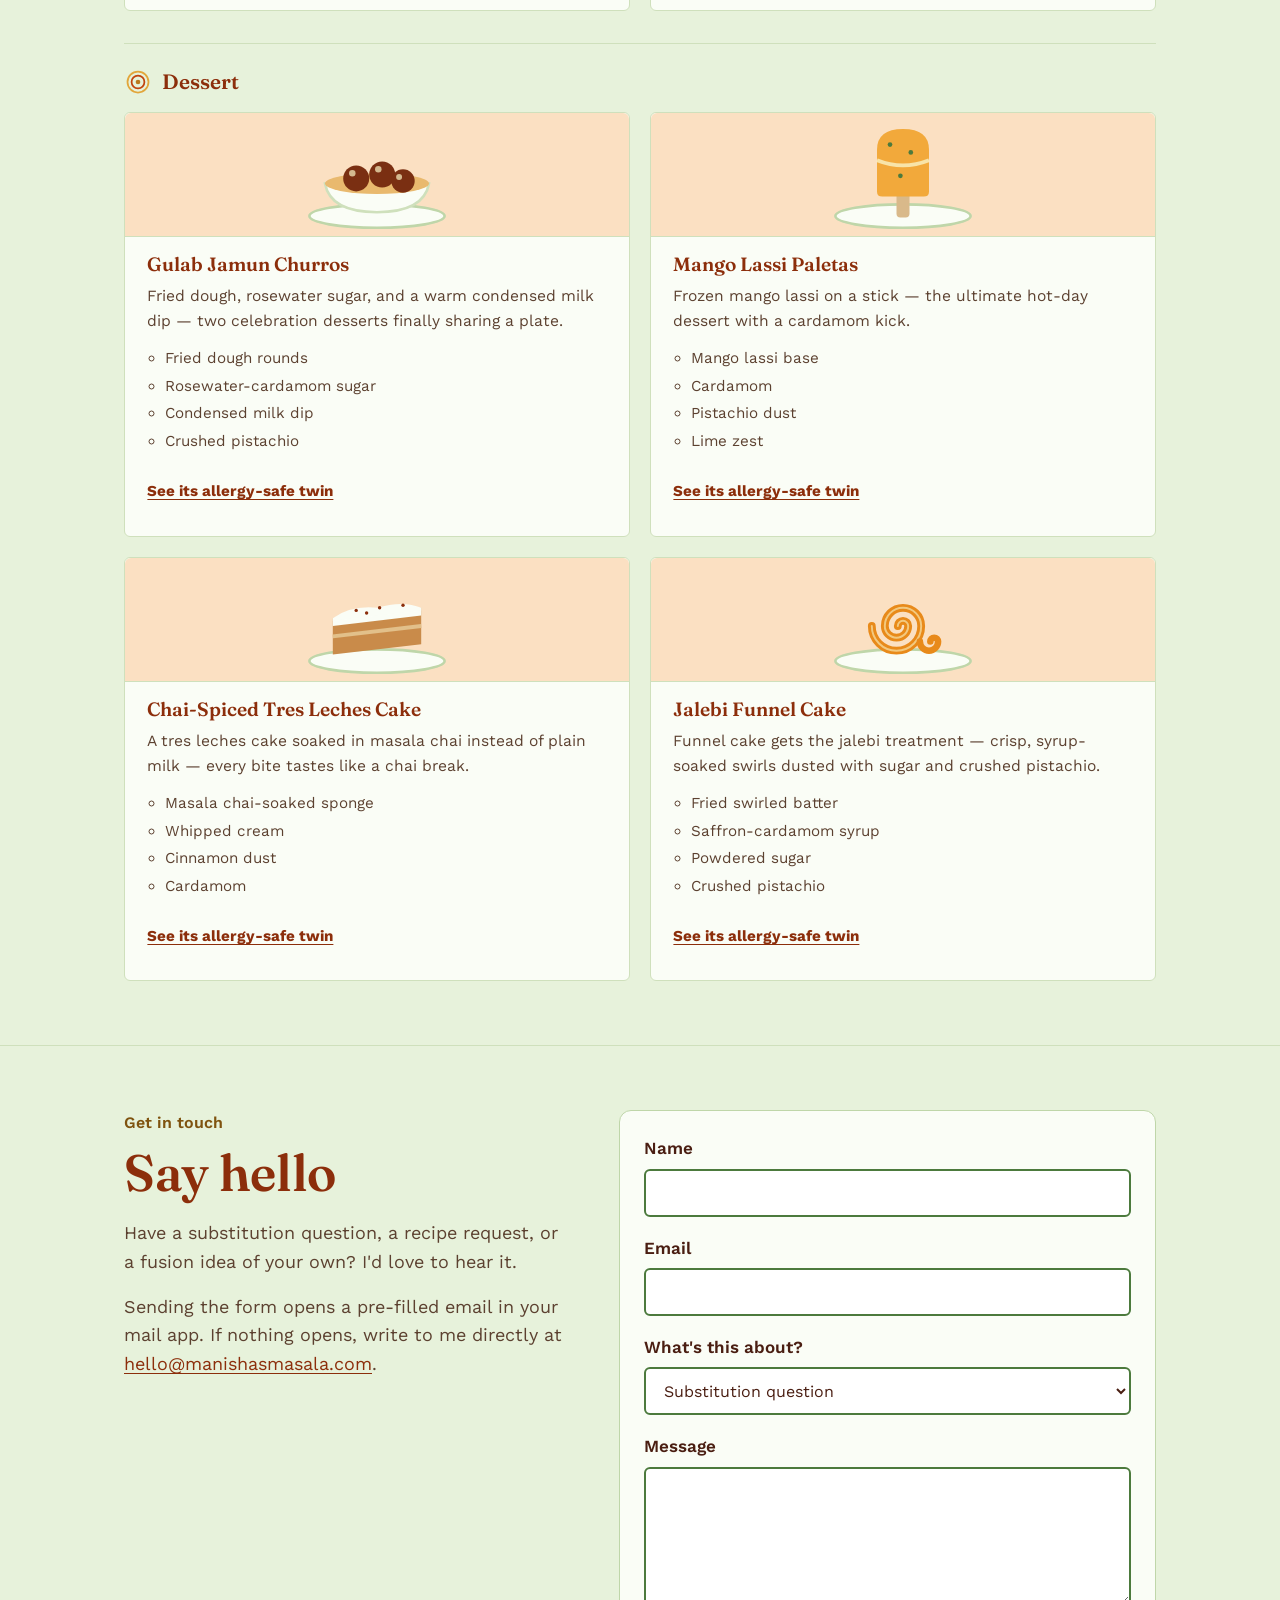
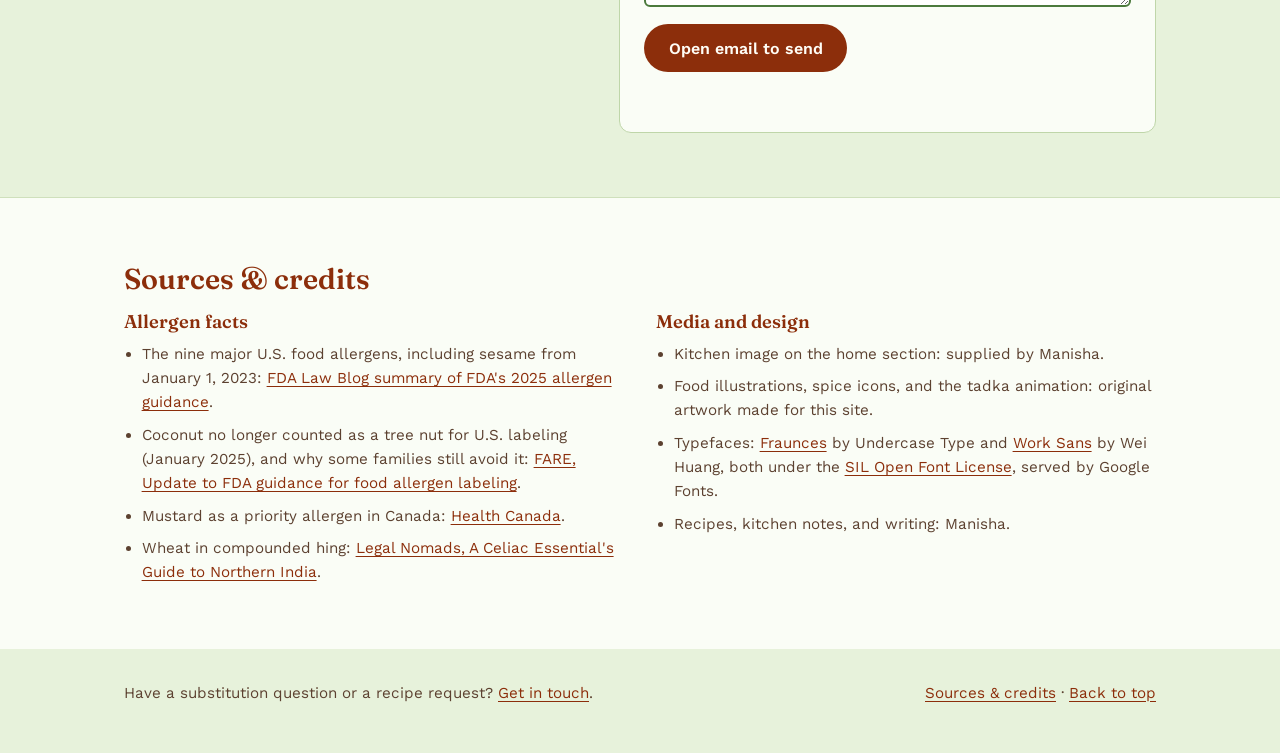
<file: manishas-masala.html>
<!DOCTYPE html>
<html lang="en">
<head>
<meta charset="UTF-8">
<meta name="viewport" content="width=device-width, initial-scale=1">
<title>Manisha's Masala — Indian fusion and allergy-safe recipes</title>
<meta name="description" content="Indian fusion recipes, plus allergy-safe versions that are gluten-free, nut-free and sesame-free.">
<link rel="preconnect" href="https://fonts.googleapis.com">
<link rel="preconnect" href="https://fonts.gstatic.com" crossorigin>
<link href="https://fonts.googleapis.com/css2?family=Fraunces:opsz,wght@9..144,400;9..144,600;9..144,700&family=Work+Sans:wght@400;500;600;700&display=swap" rel="stylesheet">
<style>
/* ---------- Tokens (existing palette kept; text colors adjusted for contrast) ---------- */
:root {
  --bg: #E7F2DB;
  --bg-card: #FAFDF6;
  --ink: #4A1E12;
  --ink-soft: #5C4130;
  --saffron: #E2A63B;
  --saffron-deep: #B9791E;   /* icon fills only */
  --amber-text: #7F530F;     /* replaces saffron-deep for text: 5.3:1+ on all backgrounds */
  --chili: #C1440E;
  --chili-deep: #8C2E0B;
  --line: #CFE0BC;
  --green: #4C7A3D;
  --green-bright: #6FA05A;
  --green-soft: #D8E9C6;
  --green-deep: #2F4A27;
  --line-green: #BFD6A9;
  --orange-soft: #FBE0C2;
  --orange-deep: #D97706;
  --yellow-soft: #FBF3C4;
  --yellow-deep: #B8901E;
  --font-display: "Fraunces", Georgia, "Times New Roman", serif;
  --font-body: "Work Sans", -apple-system, "Segoe UI", Helvetica, Arial, sans-serif;
  --wrap: 1080px;
  --header-h: 72px;
}

* { box-sizing: border-box; }
html { scroll-padding-top: calc(var(--header-h) + 12px); }
@media (prefers-reduced-motion: no-preference) { html { scroll-behavior: smooth; } }
@media (prefers-reduced-motion: reduce) {
  *, *::before, *::after { animation-duration: 0.001ms !important; animation-iteration-count: 1 !important; transition-duration: 0.001ms !important; }
}
body {
  margin: 0; background: var(--bg); color: var(--ink);
  font-family: var(--font-body); font-size: 1.0625rem; line-height: 1.6;
  -webkit-font-smoothing: antialiased;
}
img { max-width: 100%; }
a { color: var(--chili-deep); text-underline-offset: 0.18em; }
a:hover { color: var(--chili); }
h1, h2, h3, h4 { font-family: var(--font-display); font-weight: 600; color: var(--chili-deep); line-height: 1.15; }

:focus-visible { outline: 3px solid var(--chili-deep); outline-offset: 3px; border-radius: 3px; }

.skip-link {
  position: absolute; left: 1rem; top: -100px; z-index: 100;
  background: var(--ink); color: #FFFDF6; padding: 0.75rem 1rem; border-radius: 6px; font-weight: 600;
}
.skip-link:focus { top: 1rem; color: #FFFDF6; }

.wrap { max-width: var(--wrap); margin: 0 auto; padding: 0 1.5rem; }
.icon { display: inline-block; width: 28px; height: 28px; vertical-align: middle; flex-shrink: 0; }
.icon-lg { width: 42px; height: 42px; }
.visually-hidden { position: absolute !important; width: 1px; height: 1px; overflow: hidden; clip: rect(0 0 0 0); white-space: nowrap; }

/* ---------- Header + nav ---------- */
.site-header {
  position: sticky; top: 0; z-index: 50;
  background: rgba(231, 242, 219, 0.96);
  border-bottom: 1px solid var(--line);
  backdrop-filter: saturate(1.2) blur(6px);
}
.header-inner {
  max-width: var(--wrap); margin: 0 auto; padding: 0.75rem 1.5rem;
  min-height: var(--header-h);
  display: flex; align-items: center; justify-content: space-between; gap: 1rem;
}
.brand { display: flex; align-items: center; gap: 0.55rem; text-decoration: none; }
.brand-icon { width: 40px; height: 40px; flex-shrink: 0; }
.wordmark { font-family: var(--font-display); font-weight: 700; font-size: 1.65rem; line-height: 1; color: var(--chili-deep); }

.site-nav ul { list-style: none; margin: 0; padding: 0; display: flex; gap: 0.25rem; }
.site-nav a {
  display: block; text-decoration: none; font-weight: 600; font-size: 1rem;
  color: var(--ink-soft); padding: 0.6rem 0.9rem; border-radius: 999px;
  position: relative;
}
.site-nav a:hover { color: var(--chili-deep); background: var(--green-soft); }
.site-nav a[aria-current="location"] { color: var(--chili-deep); background: var(--bg-card); box-shadow: inset 0 -3px 0 var(--saffron); }

.menu-toggle {
  display: none; align-items: center; gap: 0.5rem;
  min-height: 44px; padding: 0.5rem 0.9rem;
  font: 600 1rem var(--font-body); color: var(--ink);
  background: var(--bg-card); border: 2px solid var(--green); border-radius: 999px; cursor: pointer;
}
.menu-toggle svg { width: 20px; height: 20px; }
.menu-toggle .bar { transition: transform 0.2s ease, opacity 0.2s ease; transform-origin: center; }
.menu-toggle[aria-expanded="true"] .bar-1 { transform: translateY(5px) rotate(45deg); }
.menu-toggle[aria-expanded="true"] .bar-2 { opacity: 0; }
.menu-toggle[aria-expanded="true"] .bar-3 { transform: translateY(-5px) rotate(-45deg); }

/* ---------- Section scaffolding ---------- */
.section { padding: 4rem 0; }
.section + .section { border-top: 1px solid var(--line); }
.section-kicker { font-size: 1rem; font-weight: 600; color: var(--amber-text); margin: 0 0 0.5rem; }
.section-title { font-size: clamp(2.2rem, 5vw, 3.2rem); margin: 0 0 1rem; }
.lede { max-width: 62ch; font-size: 1.125rem; color: var(--ink-soft); margin: 0 0 1rem; }

/* ---------- Buttons ---------- */
.btn {
  display: inline-flex; align-items: center; justify-content: center; gap: 0.5rem;
  min-height: 48px; padding: 0.75rem 1.4rem;
  font: 600 1rem var(--font-body); text-decoration: none; cursor: pointer;
  border-radius: 999px; border: 2px solid transparent;
  transition: background-color 0.15s ease, color 0.15s ease, border-color 0.15s ease;
}
.btn-primary { background: var(--chili-deep); color: #FFFDF6; }
.btn-primary:hover { background: var(--ink); color: #FFFDF6; }
.btn-secondary { background: var(--bg-card); color: var(--chili-deep); border-color: var(--chili-deep); }
.btn-secondary:hover { background: var(--orange-soft); color: var(--chili-deep); }
.btn-row { display: flex; flex-wrap: wrap; gap: 0.75rem; margin-top: 1.75rem; }

/* ---------- Home / hero ---------- */
.hero { position: relative; overflow: hidden; padding-top: 3rem; }
.hero-grid { display: grid; grid-template-columns: minmax(0, 1fr) minmax(0, 380px); gap: 3rem; align-items: center; }
.hero-kicker { font-size: 1.15rem; font-weight: 600; color: var(--amber-text); margin: 0 0 0.75rem; }
.hero-title { font-size: clamp(2.8rem, 7vw, 4.6rem); line-height: 1.02; margin: 0 0 1.25rem; letter-spacing: -0.01em; }
.hero-copy { max-width: 56ch; font-size: 1.15rem; color: var(--ink-soft); margin: 0; }
.hero-photo { margin: 0; position: relative; }
.hero-photo::before {
  content: ""; position: absolute; inset: -40px -60px auto auto; width: 360px; height: 360px; border-radius: 50%; z-index: 0;
  background:
    radial-gradient(circle at 25% 70%, rgba(76,122,61,0.28), transparent 55%),
    radial-gradient(circle at 30% 30%, rgba(226,166,59,0.32), transparent 60%),
    radial-gradient(circle at 70% 70%, rgba(193,68,14,0.18), transparent 55%);
}
.hero-photo img {
  position: relative; z-index: 1; display: block; width: 100%; height: auto; aspect-ratio: 890 / 920; object-fit: cover;
  border-radius: 14px; border: 5px solid var(--bg-card); box-shadow: 0 12px 28px rgba(74, 30, 18, 0.2);
}
.hero-photo figcaption { position: relative; z-index: 1; font-size: 0.875rem; color: var(--ink-soft); margin-top: 0.6rem; }

.explore { display: grid; grid-template-columns: repeat(2, minmax(0, 1fr)); gap: 1.5rem; margin-top: 3.5rem; }
.explore-card {
  display: block; text-decoration: none; color: var(--ink);
  border: 1px solid; border-top-width: 5px; border-radius: 10px; padding: 1.75rem;
  transition: transform 0.2s ease, box-shadow 0.2s ease;
}
.explore-card:hover { transform: translateY(-3px); box-shadow: 0 10px 22px rgba(74,30,18,0.12); color: var(--ink); }
.explore-card--fusion { background: var(--orange-soft); border-color: var(--orange-deep); }
.explore-card--safe { background: var(--yellow-soft); border-color: var(--yellow-deep); }
.explore-card .icon-lg { margin-bottom: 0.75rem; }
.explore-eyebrow { display: block; font-size: 0.95rem; font-weight: 600; color: var(--amber-text); margin-bottom: 0.5rem; }
.explore-card h3 { font-size: 1.7rem; margin: 0 0 0.6rem; }
.explore-card p { margin: 0 0 1.1rem; color: var(--ink-soft); }
.explore-link { font-weight: 700; color: var(--chili-deep); text-decoration: underline; text-underline-offset: 0.2em; }

/* ---------- About ---------- */
.about-intro { max-width: 62ch; }
.about-rows { margin-top: 2.5rem; }
.about-row { display: grid; grid-template-columns: 230px minmax(0, 1fr); gap: 2rem; padding: 1.75rem 0; border-top: 1px solid var(--line); }
.about-row h3 { font-size: 1.45rem; margin: 0; }
.about-row h3 .icon-lg { display: block; margin-bottom: 0.6rem; }
.about-row p { margin: 0 0 1rem; color: var(--ink-soft); max-width: 62ch; }
.about-row p:last-child { margin-bottom: 0; }

.notes-head { margin: 3rem 0 1.25rem; }
.notes-head h3 { font-size: 1.6rem; margin: 0; }
.fact-grid { display: grid; grid-template-columns: repeat(auto-fit, minmax(230px, 1fr)); gap: 1.25rem; list-style: none; margin: 0; padding: 0; }
.fact-card { background: var(--green-soft); border: 1px solid var(--line-green); border-top: 4px solid var(--green); border-radius: 6px; padding: 1.4rem; display: flex; flex-direction: column; }
.fact-card h4 { font-size: 1.15rem; margin: 0 0 0.5rem; }
.fact-card p { margin: 0 0 0.75rem; color: var(--ink-soft); font-size: 0.975rem; }
.fact-card .source { margin-top: auto; margin-bottom: 0; font-size: 0.875rem; }
.fact-card .source a { color: var(--green-deep); font-weight: 600; }

/* ---------- Recipes ---------- */
.subnav { display: flex; flex-wrap: wrap; gap: 0.6rem; margin-top: 1.5rem; }
.subnav a {
  display: inline-flex; align-items: center; min-height: 44px; padding: 0.5rem 1.1rem;
  text-decoration: none; font-weight: 600; font-size: 0.975rem; color: var(--ink-soft);
  background: var(--bg-card); border: 2px solid var(--line-green); border-radius: 999px;
}
.subnav a:hover { border-color: var(--chili-deep); color: var(--chili-deep); }

/* Swap explorer — the purposeful interaction */
.swap {
  margin-top: 3rem; background: var(--bg-card); border: 1px solid var(--line-green);
  border-radius: 14px; padding: clamp(1.25rem, 3vw, 2.25rem);
  box-shadow: 0 1px 0 var(--line-green);
}
.swap h3 { font-size: clamp(1.7rem, 3.5vw, 2.2rem); margin: 0 0 0.5rem; }
.swap-intro { color: var(--ink-soft); max-width: 64ch; margin: 0 0 1.5rem; }
.picker-label { font-weight: 700; font-size: 0.95rem; margin: 0 0 0.5rem; color: var(--ink); }
.chip-row { display: flex; flex-wrap: wrap; gap: 0.5rem; margin: 0 0 1.25rem; padding: 0; list-style: none; }
.chip {
  min-height: 44px; padding: 0.5rem 1rem; cursor: pointer;
  font: 600 0.95rem var(--font-body); color: var(--ink-soft);
  background: var(--bg); border: 2px solid var(--line-green); border-radius: 999px;
}
.chip:hover { border-color: var(--green); color: var(--ink); }
.chip[aria-pressed="true"] { background: var(--green-deep); border-color: var(--green-deep); color: #FFFDF6; }
.chip--dish[aria-pressed="true"] { background: var(--chili-deep); border-color: var(--chili-deep); }

.swap-stage { border-top: 1px solid var(--line); padding-top: 1.5rem; margin-top: 0.5rem; }
.pair { display: grid; grid-template-columns: minmax(0, 1fr) auto minmax(0, 1fr); gap: 1rem; align-items: stretch; }
.pair-card { border-radius: 10px; padding: 1.25rem; border: 1px solid; }
.pair-card--fusion { background: var(--orange-soft); border-color: var(--orange-deep); }
.pair-card--safe { background: var(--yellow-soft); border-color: var(--yellow-deep); }
.pair-tag { display: block; font-size: 0.875rem; font-weight: 700; color: var(--amber-text); margin-bottom: 0.35rem; }
.pair-card h4 { font-size: 1.3rem; margin: 0 0 0.5rem; }
.pair-card p { margin: 0; color: var(--ink-soft); font-size: 0.975rem; }
.pair-arrow { align-self: center; width: 44px; height: 44px; color: var(--chili-deep); }

.changes-title { font-size: 1.2rem; margin: 1.75rem 0 0.75rem; }
.changes { list-style: none; margin: 0; padding: 0; display: grid; gap: 0.6rem; }
.change {
  display: grid; grid-template-columns: 92px minmax(0, 1fr) 28px minmax(0, 1fr) 150px;
  gap: 0.75rem; align-items: center;
  background: var(--bg); border-radius: 8px; padding: 0.75rem 1rem;
}
.change-type { font-size: 0.8rem; font-weight: 700; color: var(--green-deep); background: var(--bg-card); border: 1px solid var(--green); border-radius: 999px; padding: 0.15rem 0.55rem; text-align: center; }
.change-from { color: var(--ink-soft); position: relative; justify-self: start; }
.change--swapped .change-from, .change--removed .change-from {
  text-decoration: line-through; text-decoration-color: var(--chili); text-decoration-thickness: 2px;
}
.change-arrow { width: 24px; height: 24px; color: var(--chili-deep); }
.change-to { font-weight: 600; color: var(--ink); }
.change-why { justify-self: end; font-size: 0.8rem; font-weight: 700; color: var(--chili-deep); background: var(--bg-card); border: 1px solid var(--chili-deep); border-radius: 999px; padding: 0.15rem 0.6rem; white-space: nowrap; }
.change--kept .change-to { font-weight: 500; }

@media (prefers-reduced-motion: no-preference) {
  .swap-stage.is-animating .pair-card--safe { animation: slide-in 0.45s ease-out both; animation-delay: 0.1s; }
  .swap-stage.is-animating .pair-arrow { animation: nudge 0.45s ease-out both; }
  .swap-stage.is-animating .change { animation: row-in 0.4s ease-out both; animation-delay: calc(0.25s + var(--i) * 0.12s); }
  .swap-stage.is-animating .change--swapped .change-from,
  .swap-stage.is-animating .change--removed .change-from { animation: strike 0.5s ease-out both; animation-delay: calc(0.35s + var(--i) * 0.12s); }
}
@keyframes slide-in { from { opacity: 0; transform: translateX(16px); } to { opacity: 1; transform: none; } }
@keyframes nudge { from { opacity: 0; transform: translateX(-10px); } to { opacity: 1; transform: none; } }
@keyframes row-in { from { opacity: 0; transform: translateY(8px); } to { opacity: 1; transform: none; } }
@keyframes strike { from { text-decoration-color: transparent; } to { text-decoration-color: var(--chili); } }

.watch { margin-top: 1.5rem; background: var(--green-soft); border-left: 4px solid var(--green); border-radius: 6px; padding: 1rem 1.25rem; }
.watch h5 { font-family: var(--font-display); font-size: 1.05rem; color: var(--chili-deep); margin: 0 0 0.4rem; }
.watch ul { margin: 0; padding-left: 1.1rem; color: var(--ink-soft); font-size: 0.975rem; }
.watch li + li { margin-top: 0.35rem; }

/* Track tabs */
.tracks { margin-top: 3.5rem; }
.tablist { display: flex; flex-wrap: wrap; gap: 0.5rem; border-bottom: 2px solid var(--line-green); margin-bottom: 2rem; }
.tab {
  min-height: 48px; padding: 0.6rem 1.25rem; margin-bottom: -2px; cursor: pointer;
  font: 700 1.05rem var(--font-body); color: var(--ink-soft);
  background: transparent; border: 2px solid transparent; border-bottom: none; border-radius: 10px 10px 0 0;
}
.tab:hover { color: var(--chili-deep); }
.tab[aria-selected="true"] { background: var(--bg-card); color: var(--chili-deep); border-color: var(--line-green); box-shadow: inset 0 4px 0 var(--saffron); }
.js .track[hidden] { display: none; }

.track-head { max-width: 720px; margin-bottom: 1.5rem; }
.track-head h3 { font-size: 2rem; margin: 0.2rem 0 0.6rem; }
.track-head p { color: var(--ink-soft); margin: 0; }
.track + .track { margin-top: 3rem; }
.js .track + .track { margin-top: 0; }

.recipe-category { display: flex; align-items: center; gap: 0.6rem; font-size: 1.3rem; color: var(--chili-deep); margin: 2rem 0 1rem; padding-top: 1.5rem; border-top: 1px solid var(--line); }
.recipe-category:first-of-type { border-top: none; padding-top: 0; }
.recipe-grid { display: grid; grid-template-columns: repeat(2, minmax(0, 1fr)); gap: 1.25rem; list-style: none; margin: 0; padding: 0; }
.recipe-card { background: var(--bg-card); border: 1px solid var(--line); border-radius: 6px; padding: 1.4rem; }
.track--safe .recipe-card { background: var(--green-soft); border-color: var(--line-green); }
.recipe-card h5 { font-family: var(--font-display); font-weight: 600; font-size: 1.2rem; margin: 0 0 0.5rem; color: var(--chili-deep); line-height: 1.2; }
.recipe-desc { margin: 0 0 0.8rem; color: var(--ink-soft); font-size: 0.975rem; }
.recipe-highlights { margin: 0; padding-left: 1.1rem; color: var(--ink-soft); font-size: 0.95rem; }
.recipe-highlights li { margin-bottom: 0.2rem; }
.tag-chip { display: inline-block; font-size: 0.8rem; font-weight: 700; color: var(--green-deep); background: rgba(255,255,255,0.6); border: 1px solid var(--green); border-radius: 999px; padding: 0.2rem 0.65rem; margin-bottom: 0.7rem; }
.recipe-note, .recipe-kid { margin: 0 0 0.35rem; font-size: 0.925rem; color: var(--ink-soft); }
.recipe-note strong, .recipe-kid strong { color: var(--ink); }
.see-swap { margin-top: 0.8rem; padding: 0.35rem 0; min-height: 44px; background: none; border: none; cursor: pointer; font: 700 0.95rem var(--font-body); color: var(--chili-deep); text-decoration: underline; text-underline-offset: 0.2em; }
.see-swap:hover { color: var(--chili); }
.no-js .see-swap { display: none; }

.swap-callout { background: var(--bg-card); border-left: 4px solid var(--green); border-radius: 6px; padding: 1.25rem 1.5rem; margin-bottom: 2rem; }
.swap-callout h4 { font-size: 1.15rem; margin: 0 0 0.6rem; }
.swap-callout ul { margin: 0; padding-left: 1.1rem; color: var(--ink-soft); font-size: 0.975rem; }
.swap-callout li + li { margin-top: 0.4rem; }

.safety-note { margin-top: 2rem; font-size: 0.95rem; color: var(--ink-soft); max-width: 70ch; }

/* ---------- Contact ---------- */
.contact-grid { display: grid; grid-template-columns: minmax(0, 1fr) minmax(0, 1.2fr); gap: 3rem; align-items: start; }
.contact-form { display: flex; flex-direction: column; gap: 1.1rem; background: var(--bg-card); border: 1px solid var(--line-green); border-radius: 12px; padding: 1.5rem; }
.form-field { display: flex; flex-direction: column; gap: 0.4rem; }
.form-field label { font-weight: 600; }
.form-field .hint { font-size: 0.875rem; color: var(--ink-soft); margin: 0; }
.form-field input, .form-field select, .form-field textarea {
  font: 1rem var(--font-body); color: var(--ink);
  padding: 0.7rem 0.85rem; min-height: 48px;
  border: 2px solid var(--green); border-radius: 6px; background: #FFFFFF;
}
.form-field input:focus-visible, .form-field select:focus-visible, .form-field textarea:focus-visible { outline: 3px solid var(--chili-deep); outline-offset: 2px; }
.form-field textarea { resize: vertical; min-height: 140px; }
.form-field [aria-invalid="true"] { border-color: var(--chili-deep); }
.field-error { font-size: 0.9rem; font-weight: 600; color: var(--chili-deep); margin: 0; }
.form-status { font-size: 0.95rem; color: var(--ink-soft); min-height: 1.2em; margin: 0; }
.contact-form .btn { align-self: flex-start; }

/* ---------- Credits + footer ---------- */
.credits { background: var(--bg-card); }
.credits h2 { font-size: 1.8rem; margin: 0 0 1rem; }
.credits-grid { display: grid; grid-template-columns: repeat(2, minmax(0, 1fr)); gap: 2rem; }
.credits h3 { font-size: 1.15rem; margin: 0 0 0.6rem; }
.credits ul { margin: 0; padding-left: 1.1rem; color: var(--ink-soft); font-size: 0.95rem; }
.credits li + li { margin-top: 0.5rem; }
.site-footer { padding: 2rem 0 3rem; color: var(--ink-soft); font-size: 0.95rem; }
.site-footer .wrap { display: flex; flex-wrap: wrap; justify-content: space-between; gap: 1rem; }
.site-footer p { margin: 0; }


/* ---------- Food illustrations ---------- */
.card-art { margin: -1.4rem -1.4rem 1rem; height: 124px; display: grid; place-items: center; background: var(--orange-soft); border-bottom: 1px solid var(--line); border-radius: 6px 6px 0 0; }
.track--safe .card-art { background: var(--yellow-soft); border-bottom-color: var(--line-green); }
.card-art svg { width: 156px; height: 117px; }
.pair-art { display: grid; place-items: center; margin: 0 0 0.5rem; }
.pair-art svg { width: 140px; height: 105px; }

/* "What's cooking" gallery on Home */
.plates { margin-top: 4rem; }
.plates-head { display: flex; flex-wrap: wrap; justify-content: space-between; align-items: flex-end; gap: 1rem; margin-bottom: 1.25rem; }
.plates-head h2 { font-size: clamp(1.9rem, 4vw, 2.5rem); margin: 0; }
.plates-head p { margin: 0.4rem 0 0; color: var(--ink-soft); max-width: 52ch; }
.plate-grid { list-style: none; margin: 0; padding: 0; display: grid; grid-template-columns: repeat(3, minmax(0, 1fr)); gap: 1.25rem; }
.plate { display: flex; flex-direction: column; height: 100%; text-decoration: none; color: var(--ink); background: var(--bg-card); border: 2px solid var(--line-green); border-radius: 12px; overflow: hidden; transition: border-color 0.15s ease; }
.plate:hover { border-color: var(--chili-deep); color: var(--ink); }
.plate-art { display: grid; place-items: center; padding: 1rem 0 0.25rem; background: radial-gradient(circle at 50% 62%, var(--yellow-soft), var(--green-soft) 72%); }
.plate--fusion .plate-art { background: radial-gradient(circle at 50% 62%, #FFF4E6, var(--orange-soft) 72%); }
.plate-art svg { width: 200px; height: 150px; max-width: 100%; overflow: visible; }
.plate-body { padding: 0.9rem 1.1rem 1.1rem; }
.plate-track { display: block; font-size: 0.875rem; font-weight: 700; color: var(--amber-text); }
.plate-body h3 { font-size: 1.25rem; margin: 0.15rem 0 0.35rem; }
.plate-cta { font-weight: 700; color: var(--chili-deep); text-decoration: underline; text-underline-offset: 0.2em; }
.btn-small { min-height: 44px; padding: 0.5rem 1.1rem; font-size: 0.95rem; }

/* Motion effects — static by default, animated only when motion is welcome */
.fx-steam path { fill: none; stroke: #8FA67C; stroke-width: 3; stroke-linecap: round; opacity: 0.55; transform-box: fill-box; }
.fx-sizzle path { fill: none; stroke: var(--chili); stroke-width: 2.5; stroke-linecap: round; opacity: 0.8; }
.fx-drip { transform-box: fill-box; transform-origin: center top; }
@media (prefers-reduced-motion: no-preference) {
  .fx-steam path { animation: steam 2.8s ease-in-out infinite; }
  .fx-steam path:nth-child(2) { animation-delay: 0.9s; }
  .fx-steam path:nth-child(3) { animation-delay: 1.8s; }
  .fx-sizzle path { animation: sizzle 0.9s ease-in-out infinite; }
  .fx-sizzle path:nth-child(even) { animation-delay: 0.45s; }
  .fx-drip { animation: drip 2.6s ease-in infinite; }
  .fx-bob { animation: bob 3.2s ease-in-out infinite; transform-box: fill-box; transform-origin: center; }
}
@keyframes steam { 0% { opacity: 0; transform: translateY(8px); } 35% { opacity: 0.85; } 100% { opacity: 0; transform: translateY(-12px); } }
@keyframes sizzle { 0%, 100% { opacity: 0.15; } 50% { opacity: 1; } }
@keyframes drip { 0% { opacity: 0; transform: translateY(0) scale(0.4); } 25% { opacity: 1; transform: translateY(0) scale(1); } 85% { opacity: 1; transform: translateY(16px) scale(1); } 100% { opacity: 0; transform: translateY(20px) scale(0.9); } }
@keyframes bob { 0%, 100% { transform: translateY(0); } 50% { transform: translateY(-3px); } }
.motion-paused .fx-steam path, .motion-paused .fx-sizzle path, .motion-paused .fx-drip, .motion-paused .fx-bob,
.motion-paused .tadka-svg * { animation-play-state: paused !important; }

/* Tadka step-by-step animation */
.tadka { margin-top: 3rem; display: grid; grid-template-columns: minmax(0, 1.25fr) minmax(0, 1fr); gap: 2rem; align-items: center; background: var(--bg-card); border: 1px solid var(--line-green); border-radius: 14px; padding: clamp(1.25rem, 3vw, 2rem); }
.tadka h3 { font-size: clamp(1.6rem, 3.5vw, 2.1rem); margin: 0 0 0.5rem; }
.tadka-intro { color: var(--ink-soft); margin: 0 0 1rem; }
.tadka-art { margin: 0; }
.tadka-svg { display: block; width: 100%; height: auto; }
.tadka-steps { list-style: none; margin: 0 0 1rem; padding: 0; display: grid; gap: 0.4rem; }
.tadka-steps button { width: 100%; text-align: left; display: grid; grid-template-columns: 2rem minmax(0, 1fr); gap: 0.7rem; align-items: start; background: transparent; border: 2px solid transparent; border-radius: 10px; padding: 0.6rem 0.75rem; font: inherit; font-size: 0.975rem; color: var(--ink-soft); cursor: pointer; }
.tadka-steps button:hover { border-color: var(--line-green); }
.tadka-steps .num { width: 2rem; height: 2rem; border-radius: 50%; display: grid; place-items: center; background: var(--green-soft); color: var(--green-deep); font-weight: 700; }
.tadka-steps strong { display: block; color: var(--ink); }
.tadka-steps [aria-current="step"] { background: var(--yellow-soft); border-color: var(--yellow-deep); color: var(--ink); }
.tadka-steps [aria-current="step"] .num { background: var(--chili-deep); color: #FFFDF6; }
.tadka-controls { display: flex; flex-wrap: wrap; gap: 0.5rem; }

.tk-flame, .tk-shimmer, .tk-bubbles, .tk-steam { opacity: 0; transition: opacity 0.5s ease; }
#tk-oil { opacity: 0.15; transition: opacity 0.6s ease; }
#tk-seeds, #tk-leaves { opacity: 0; transform: translateY(-80px); transition: transform 0.7s cubic-bezier(0.3, 1.35, 0.6, 1), opacity 0.3s ease; }
#tk-pan { transform-box: view-box; transform-origin: 252px 146px; transition: transform 0.9s ease-in-out; }
#tk-pour { stroke-dasharray: 110; stroke-dashoffset: 110; transition: stroke-dashoffset 0.3s ease; }
.tk-spots { opacity: 0; transition: opacity 0.3s ease; }
.at-1 .tk-flame, .at-1 .tk-shimmer { opacity: 1; }
.at-1 #tk-oil { opacity: 0.95; }
.at-2 #tk-seeds { opacity: 1; transform: none; }
.at-2 .tk-bubbles { opacity: 1; }
.at-3 #tk-leaves { opacity: 1; transform: none; }
.at-4 #tk-pan { transform: rotate(24deg); }
.at-4 #tk-pour { stroke-dashoffset: 0; transition: stroke-dashoffset 0.8s ease 0.5s; }
.at-4 .tk-spots, .at-4 .tk-steam { opacity: 1; transition: opacity 0.5s ease 1.1s; }
.at-4 .tk-flame, .at-4 .tk-bubbles, .at-4 .tk-shimmer { opacity: 0; }
@media (prefers-reduced-motion: no-preference) {
  .tk-flame path { animation: flicker 0.5s ease-in-out infinite alternate; transform-box: fill-box; transform-origin: center bottom; }
  .tk-flame path:nth-child(2) { animation-delay: 0.2s; }
  .tk-bubbles circle { animation: pop 1s ease-out infinite; transform-box: fill-box; transform-origin: center; }
  .tk-bubbles circle:nth-child(2) { animation-delay: 0.35s; }
  .tk-bubbles circle:nth-child(3) { animation-delay: 0.7s; }
  .tk-shimmer path { animation: sizzle 1.4s ease-in-out infinite; }
}
@keyframes flicker { from { transform: scaleY(0.85); } to { transform: scaleY(1.15); } }
@keyframes pop { 0% { transform: scale(0.3); opacity: 0; } 50% { opacity: 1; } 100% { transform: scale(1.3) translateY(-6px); opacity: 0; } }

@media (max-width: 860px) {
  .plate-grid { grid-template-columns: repeat(2, minmax(0, 1fr)); }
  .tadka { grid-template-columns: 1fr; }
}
@media (max-width: 520px) {
  .plate-grid { grid-template-columns: 1fr; }
}

/* ---------- Responsive ---------- */
@media (max-width: 860px) {
  .menu-toggle { display: inline-flex; }
  .site-nav { position: absolute; left: 0; right: 0; top: 100%; background: var(--bg); border-bottom: 1px solid var(--line); box-shadow: 0 12px 20px rgba(74,30,18,0.1); }
  .js .site-nav:not(.is-open) { display: none; }
  .site-nav ul { flex-direction: column; padding: 0.5rem 1rem 1rem; gap: 0.25rem; }
  .site-nav a { padding: 0.85rem 1rem; border-radius: 8px; font-size: 1.05rem; }
  .site-nav a[aria-current="location"] { box-shadow: inset 4px 0 0 var(--saffron); }
  .no-js .menu-toggle { display: none; }
  .no-js .site-nav { position: static; box-shadow: none; border: none; }
  .no-js .header-inner { flex-wrap: wrap; }
  .no-js .site-nav ul { flex-direction: row; flex-wrap: wrap; padding: 0; }

  .hero-grid { grid-template-columns: 1fr; gap: 2rem; }
  .hero-photo { max-width: 420px; }
  .hero-photo::before { display: none; }
  .contact-grid { grid-template-columns: 1fr; gap: 1.5rem; }
}
@media (max-width: 720px) {
  .section { padding: 3rem 0; }
  .explore, .recipe-grid, .credits-grid { grid-template-columns: 1fr; }
  .about-row { grid-template-columns: 1fr; gap: 0.75rem; }
  .pair { grid-template-columns: 1fr; }
  .pair-arrow { transform: rotate(90deg); justify-self: center; }
  .swap-stage.is-animating .pair-arrow { animation: none; }
  .change { grid-template-columns: minmax(0, 1fr) 24px minmax(0, 1fr); row-gap: 0.4rem; }
  .change-type { grid-column: 1 / -1; justify-self: start; }
  .change-why { grid-column: 1 / -1; justify-self: start; white-space: normal; }
  .wordmark { font-size: 1.3rem; white-space: nowrap; }
  .brand-icon { width: 34px; height: 34px; }
}
</style>
</head>
<body class="no-js">
<script>document.body.classList.remove('no-js'); document.body.classList.add('js');</script>

<a class="skip-link" href="#main">Skip to content</a>

<svg style="display:none" aria-hidden="true">
<defs>
<symbol id="icon-logomark" viewBox="0 0 48 48">
  <path d="M20 6c6 2 9 9 7 16-2 8-9 15-16 15-5 0-8-4-7-9 2-9 8-16 12-20 1-1 2-2 4-2z" fill="var(--chili)"/>
  <path d="M20 6c-3-2-6-1-8 2" fill="none" stroke="var(--green)" stroke-width="3" stroke-linecap="round"/>
  <circle cx="34" cy="32" r="7" fill="var(--saffron)"/>
</symbol>
<symbol id="icon-chili" viewBox="0 0 48 48">
  <path d="M23 5c7 1 11 8 9 16-2 10-10 20-18 21-6 1-10-4-9-10 2-11 10-19 14-24 1-2 2-3 4-3z" fill="var(--chili)"/>
  <path d="M23 5c-3-2-7-2-9 1" fill="none" stroke="var(--green)" stroke-width="3" stroke-linecap="round"/>
</symbol>
<symbol id="icon-leaf" viewBox="0 0 48 48">
  <path d="M24 6c11 2 18 11 16 22-2 9-10 15-19 14C10 41 5 33 6 24 8 13 15 6 24 6z" fill="var(--green)"/>
  <path d="M24 10c-4 8-4 18 4 26" fill="none" stroke="var(--green-soft)" stroke-width="2.5" stroke-linecap="round"/>
</symbol>
<symbol id="icon-cardamom" viewBox="0 0 48 48">
  <ellipse cx="16" cy="26" rx="9" ry="12" fill="var(--green)" transform="rotate(-18 16 26)"/>
  <ellipse cx="32" cy="22" rx="9" ry="12" fill="var(--green-bright)" transform="rotate(14 32 22)"/>
  <path d="M16 16v20M32 12v20" stroke="var(--green-deep)" stroke-width="1.5" opacity="0.5"/>
</symbol>
<symbol id="icon-spice-bowl" viewBox="0 0 48 48">
  <path d="M6 20c0 12 8 20 18 20s18-8 18-20z" fill="var(--saffron)"/>
  <ellipse cx="24" cy="20" rx="18" ry="6" fill="var(--saffron-deep)"/>
  <circle cx="18" cy="30" r="2" fill="var(--chili-deep)"/>
  <circle cx="27" cy="33" r="2" fill="var(--chili-deep)"/>
  <circle cx="23" cy="27" r="1.6" fill="var(--chili-deep)"/>
</symbol>
<symbol id="icon-grain-bowl" viewBox="0 0 48 48">
  <path d="M6 22c0 11 8 19 18 19s18-8 18-19z" fill="var(--bg-card)" stroke="var(--chili-deep)" stroke-width="2"/>
  <ellipse cx="16" cy="24" rx="3" ry="1.6" fill="var(--saffron-deep)"/>
  <ellipse cx="24" cy="27" rx="3" ry="1.6" fill="var(--chili)"/>
  <ellipse cx="32" cy="23" rx="3" ry="1.6" fill="var(--green)"/>
  <ellipse cx="22" cy="20" rx="3" ry="1.6" fill="var(--saffron)"/>
</symbol>
<symbol id="icon-flame" viewBox="0 0 48 48">
  <path d="M24 4c-3 8-14 14-14 26 0 9 7 15 14 15s14-6 14-15c0-6-3-9-5-12 0 4-2 6-4 6-3 0-3-4-1-8 2-4 0-9-4-12z" fill="var(--chili)"/>
  <path d="M24 20c-2 4-5 7-5 12 0 4 3 7 5 7s5-3 5-7c0-3-1-4-2-6 0 2-1 3-2 3-1 0-1-2 0-4 1-2 0-4-1-5z" fill="var(--saffron)"/>
</symbol>
<symbol id="icon-swirl" viewBox="0 0 48 48">
  <circle cx="24" cy="24" r="18" fill="none" stroke="var(--saffron)" stroke-width="3"/>
  <circle cx="24" cy="24" r="11" fill="none" stroke="var(--chili)" stroke-width="3"/>
  <circle cx="24" cy="24" r="4" fill="var(--saffron-deep)"/>
</symbol>
<symbol id="icon-arrow" viewBox="0 0 24 24">
  <path d="M4 12h14M13 6l6 6-6 6" fill="none" stroke="currentColor" stroke-width="2.5" stroke-linecap="round" stroke-linejoin="round"/>
</symbol>

<!-- Original food illustrations drawn for this site -->
<symbol id="dish-taco" viewBox="0 0 120 90"><ellipse cx="60" cy="77" rx="52" ry="9" fill="#FAFDF6" stroke="#BFD6A9" stroke-width="2"/>
  <path d="M24 58 Q30 34 46 38 Q56 26 70 34 Q86 32 96 58 Z" fill="#4C7A3D"/>
  <circle cx="44" cy="44" r="6" fill="#C1440E"/><circle cx="62" cy="39" r="6" fill="#C1440E"/><circle cx="79" cy="45" r="6" fill="#C1440E"/>
  <circle cx="53" cy="48" r="3.5" fill="#E2A63B"/><circle cx="71" cy="49" r="3.5" fill="#FBF3C4"/><circle cx="37" cy="52" r="3" fill="#FBF3C4"/>
  <path d="M16 58 A44 20 0 0 0 104 58 Z" fill="#E2A63B" stroke="#B9791E" stroke-width="2"/>
  <circle cx="40" cy="66" r="1.6" fill="#B9791E"/><circle cx="60" cy="71" r="1.6" fill="#B9791E"/><circle cx="80" cy="66" r="1.6" fill="#B9791E"/>
</symbol>
<symbol id="dish-burger" viewBox="0 0 120 90"><ellipse cx="60" cy="77" rx="52" ry="9" fill="#FAFDF6" stroke="#BFD6A9" stroke-width="2"/>
  <rect x="30" y="60" width="60" height="12" rx="6" fill="#D99A45"/>
  <rect x="26" y="49" width="68" height="12" rx="6" fill="#6B2E14"/>
  <path d="M26 49 q6 -6 11 0 q6 -6 11 0 q6 -6 11 0 q6 -6 11 0 q6 -6 11 0 q6 -6 12 0 Z" fill="#6FA05A"/>
  <rect x="30" y="40" width="60" height="6" rx="3" fill="#C1440E"/>
  <path d="M27 42 Q27 14 60 14 Q93 14 93 42 Z" fill="#E2A63B" stroke="#B9791E" stroke-width="2"/>
  <path d="M40 26 q20 -9 40 0" fill="none" stroke="#FBF3C4" stroke-width="3" stroke-linecap="round" opacity="0.7"/>
</symbol>
<symbol id="dish-quesadilla" viewBox="0 0 120 90"><ellipse cx="60" cy="77" rx="52" ry="9" fill="#FAFDF6" stroke="#BFD6A9" stroke-width="2"/>
  <path d="M16 70 L50 30 L64 70 Z" fill="#F2C66D" stroke="#B9791E" stroke-width="2" stroke-linejoin="round"/>
  <path d="M56 70 L86 26 L104 70 Z" fill="#F2C66D" stroke="#B9791E" stroke-width="2" stroke-linejoin="round"/>
  <path d="M18 68 L63 68 M58 68 L103 68" stroke="#C1440E" stroke-width="4"/>
  <path d="M30 60 L46 42 M78 58 L90 40" stroke="#B9791E" stroke-width="2" stroke-linecap="round" opacity="0.6"/>
  <ellipse cx="96" cy="48" rx="0" ry="0"/>
</symbol>
<symbol id="dish-bowl" viewBox="0 0 120 90"><ellipse cx="60" cy="77" rx="52" ry="9" fill="#FAFDF6" stroke="#BFD6A9" stroke-width="2"/>
  <path d="M22 42 Q24 74 60 74 Q96 74 98 42 Z" fill="#C1440E"/>
  <ellipse cx="60" cy="42" rx="38" ry="9" fill="#8C2E0B"/>
  <ellipse cx="60" cy="40" rx="34" ry="8" fill="#F2D27A"/>
  <circle cx="44" cy="38" r="3" fill="#3A2418"/><circle cx="50" cy="42" r="3" fill="#3A2418"/><circle cx="41" cy="43" r="2.6" fill="#3A2418"/>
  <circle cx="66" cy="36" r="3" fill="#E2A63B"/><circle cx="72" cy="40" r="3" fill="#E2A63B"/>
  <path d="M78 36 q6 -4 10 2 q-6 3 -10 -2z" fill="#4C7A3D"/><circle cx="60" cy="43" r="3" fill="#C1440E"/>
</symbol>
<symbol id="dish-tostada" viewBox="0 0 120 90"><ellipse cx="60" cy="77" rx="52" ry="9" fill="#FAFDF6" stroke="#BFD6A9" stroke-width="2"/>
  <ellipse cx="60" cy="60" rx="46" ry="13" fill="#E2A63B" stroke="#B9791E" stroke-width="2"/>
  <ellipse cx="60" cy="53" rx="34" ry="10" fill="#6B4A2E"/>
  <circle cx="46" cy="50" r="3.2" fill="#C1440E"/><circle cx="64" cy="48" r="3.2" fill="#C1440E"/><circle cx="76" cy="53" r="3.2" fill="#C1440E"/>
  <circle cx="54" cy="55" r="2.6" fill="#FAFDF6"/><circle cx="70" cy="57" r="2.6" fill="#FAFDF6"/>
  <path d="M38 55 q5 -4 9 1 q-5 3 -9 -1z M80 47 q5 -4 9 1 q-5 3 -9 -1z" fill="#4C7A3D"/>
</symbol>
<symbol id="dish-slider" viewBox="0 0 120 90"><ellipse cx="60" cy="77" rx="52" ry="9" fill="#FAFDF6" stroke="#BFD6A9" stroke-width="2"/>
  <g><rect x="18" y="60" width="36" height="9" rx="4.5" fill="#D99A45"/><rect x="16" y="52" width="40" height="9" rx="4.5" fill="#B9791E"/>
  <path d="M16 53 q4 -4 8 0 q4 -4 8 0 q4 -4 8 0 q4 -4 8 0 q4 -4 8 0 Z" fill="#6FA05A"/>
  <path d="M17 52 Q17 34 36 34 Q55 34 55 52 Z" fill="#E2A63B" stroke="#B9791E" stroke-width="2"/></g>
  <g><rect x="66" y="60" width="36" height="9" rx="4.5" fill="#D99A45"/><rect x="64" y="52" width="40" height="9" rx="4.5" fill="#B9791E"/>
  <path d="M64 53 q4 -4 8 0 q4 -4 8 0 q4 -4 8 0 q4 -4 8 0 q4 -4 8 0 Z" fill="#6FA05A"/>
  <path d="M65 52 Q65 34 84 34 Q103 34 103 52 Z" fill="#E2A63B" stroke="#B9791E" stroke-width="2"/></g>
</symbol>
<symbol id="dish-cups" viewBox="0 0 120 90"><ellipse cx="60" cy="77" rx="52" ry="9" fill="#FAFDF6" stroke="#BFD6A9" stroke-width="2"/>
  <path d="M18 50 L24 72 L42 72 L48 50 Z" fill="#E2A63B" stroke="#B9791E" stroke-width="2" stroke-linejoin="round"/>
  <path d="M45 46 L51 70 L69 70 L75 46 Z" fill="#E2A63B" stroke="#B9791E" stroke-width="2" stroke-linejoin="round"/>
  <path d="M72 50 L78 72 L96 72 L102 50 Z" fill="#E2A63B" stroke="#B9791E" stroke-width="2" stroke-linejoin="round"/>
  <ellipse cx="33" cy="50" rx="15" ry="4" fill="#6FA05A"/><ellipse cx="60" cy="46" rx="15" ry="4" fill="#6FA05A"/><ellipse cx="87" cy="50" rx="15" ry="4" fill="#6FA05A"/>
  <circle cx="30" cy="48" r="2.2" fill="#4C7A3D"/><circle cx="62" cy="44" r="2.2" fill="#C1440E"/><circle cx="90" cy="48" r="2.2" fill="#4C7A3D"/>
</symbol>
<symbol id="dish-roll" viewBox="0 0 120 90"><ellipse cx="60" cy="77" rx="52" ry="9" fill="#FAFDF6" stroke="#BFD6A9" stroke-width="2"/>
  <g transform="rotate(-12 60 55)">
  <rect x="18" y="42" width="70" height="16" rx="8" fill="#F4F0E4" stroke="#CFE0BC" stroke-width="2"/>
  <rect x="24" y="46" width="58" height="8" rx="4" fill="#4C7A3D" opacity="0.55"/>
  <rect x="30" y="58" width="70" height="16" rx="8" fill="#F4F0E4" stroke="#CFE0BC" stroke-width="2"/>
  <rect x="36" y="62" width="58" height="8" rx="4" fill="#4C7A3D" opacity="0.55"/>
  <rect x="46" y="63" width="10" height="6" rx="2" fill="#FAFDF6"/></g>
  <ellipse cx="100" cy="46" rx="10" ry="5" fill="#8C2E0B"/>
</symbol>
<symbol id="dish-pizza" viewBox="0 0 120 90"><ellipse cx="60" cy="77" rx="52" ry="9" fill="#FAFDF6" stroke="#BFD6A9" stroke-width="2"/>
  <ellipse cx="60" cy="58" rx="46" ry="16" fill="#D99A45"/>
  <ellipse cx="60" cy="56" rx="38" ry="12" fill="#4C7A3D"/>
  <circle cx="44" cy="54" r="5" fill="#FAFDF6"/><circle cx="62" cy="52" r="5" fill="#FAFDF6"/><circle cx="76" cy="58" r="5" fill="#FAFDF6"/><circle cx="54" cy="61" r="4" fill="#FAFDF6"/>
  <path d="M34 58 q10 -8 20 0 t20 0 t18 -2" fill="none" stroke="#C1440E" stroke-width="2.5" stroke-linecap="round"/>
</symbol>
<symbol id="dish-burrito" viewBox="0 0 120 90"><ellipse cx="60" cy="77" rx="52" ry="9" fill="#FAFDF6" stroke="#BFD6A9" stroke-width="2"/>
  <g transform="rotate(-10 60 55)">
  <rect x="16" y="42" width="78" height="30" rx="15" fill="#F0D9A8" stroke="#B9791E" stroke-width="2"/>
  <path d="M34 44 q6 12 0 26 M52 43 q6 13 0 28" stroke="#D9B98A" stroke-width="2" fill="none"/>
  <ellipse cx="94" cy="57" rx="10" ry="15" fill="#F0D9A8" stroke="#B9791E" stroke-width="2"/>
  <ellipse cx="94" cy="57" rx="7" ry="11" fill="#8C2E0B"/>
  <circle cx="92" cy="52" r="2" fill="#FBF3C4"/><circle cx="96" cy="60" r="2" fill="#6FA05A"/><circle cx="92" cy="63" r="1.8" fill="#FBF3C4"/></g>
</symbol>
<symbol id="dish-paleta" viewBox="0 0 120 90"><ellipse cx="60" cy="77" rx="52" ry="9" fill="#FAFDF6" stroke="#BFD6A9" stroke-width="2"/>
  <rect x="55" y="54" width="10" height="24" rx="3" fill="#D9B98A"/>
  <path d="M40 58 L40 26 Q40 10 60 10 Q80 10 80 26 L80 58 Q80 62 76 62 L44 62 Q40 62 40 58 Z" fill="#F2A93B"/>
  <path d="M40 34 Q60 42 80 34" fill="none" stroke="#FBF3C4" stroke-width="3" opacity="0.8"/>
  <circle cx="50" cy="22" r="1.8" fill="#4C7A3D"/><circle cx="66" cy="28" r="1.8" fill="#4C7A3D"/><circle cx="58" cy="46" r="1.8" fill="#4C7A3D"/>
</symbol>
<symbol id="dish-cake" viewBox="0 0 120 90"><ellipse cx="60" cy="77" rx="52" ry="9" fill="#FAFDF6" stroke="#BFD6A9" stroke-width="2"/>
  <path d="M26 72 L26 44 L94 36 L94 64 Z" fill="#C98B4A"/>
  <path d="M26 44 L94 36 L94 42 L26 50 Z" fill="#FAFDF6"/>
  <path d="M26 58 L94 50" stroke="#E2C08A" stroke-width="3"/>
  <path d="M26 44 Q40 34 60 36 Q80 30 94 36 L94 38 L26 46 Z" fill="#FAFDF6"/>
  <circle cx="44" cy="38" r="1.3" fill="#8C2E0B"/><circle cx="62" cy="36" r="1.3" fill="#8C2E0B"/><circle cx="80" cy="34" r="1.3" fill="#8C2E0B"/><circle cx="52" cy="40" r="1.3" fill="#8C2E0B"/>
</symbol>
<symbol id="dish-jamun" viewBox="0 0 120 90"><ellipse cx="60" cy="77" rx="52" ry="9" fill="#FAFDF6" stroke="#BFD6A9" stroke-width="2"/>
  <path d="M20 52 Q24 74 60 74 Q96 74 100 52 Z" fill="#FAFDF6" stroke="#CFE0BC" stroke-width="2"/>
  <ellipse cx="60" cy="52" rx="40" ry="8" fill="#E9B96E"/>
  <circle cx="44" cy="48" r="10" fill="#7A2F12"/><circle cx="64" cy="45" r="10" fill="#7A2F12"/><circle cx="80" cy="50" r="9" fill="#7A2F12"/>
  <circle cx="41" cy="44" r="2.5" fill="#FBF3C4" opacity="0.7"/><circle cx="61" cy="41" r="2.5" fill="#FBF3C4" opacity="0.7"/><circle cx="77" cy="47" r="2.3" fill="#FBF3C4" opacity="0.7"/>
</symbol>
<symbol id="dish-jalebi" viewBox="0 0 120 90"><ellipse cx="60" cy="77" rx="52" ry="9" fill="#FAFDF6" stroke="#BFD6A9" stroke-width="2"/>
  <path d="M60 50 m-4 0 a4 4 0 1 1 8 0 a9 9 0 1 1 -18 0 a14 14 0 1 1 28 0 a19 19 0 1 1 -38 0" fill="none" stroke="#E88A1A" stroke-width="6" stroke-linecap="round"/>
  <path d="M60 50 m-4 0 a4 4 0 1 1 8 0 a9 9 0 1 1 -18 0 a14 14 0 1 1 28 0 a19 19 0 1 1 -38 0" fill="none" stroke="#FBF3C4" stroke-width="1.5" stroke-linecap="round" opacity="0.6"/>
  <path d="M84 62 m-3 0 a3 3 0 1 1 6 0 a7 7 0 1 1 -14 0" fill="none" stroke="#E88A1A" stroke-width="5" stroke-linecap="round"/>
</symbol>
<symbol id="dish-kheer" viewBox="0 0 120 90"><ellipse cx="60" cy="77" rx="52" ry="9" fill="#FAFDF6" stroke="#BFD6A9" stroke-width="2"/>
  <path d="M24 46 Q26 74 60 74 Q94 74 96 46 Z" fill="#FAFDF6" stroke="#CFE0BC" stroke-width="2"/>
  <ellipse cx="60" cy="46" rx="36" ry="8" fill="#F7EBD0"/>
  <path d="M46 44 l6 2 M62 42 l5 3 M72 47 l6 -1" stroke="#E88A1A" stroke-width="1.8" stroke-linecap="round"/>
  <ellipse cx="54" cy="48" rx="2.4" ry="1.4" fill="#4C7A3D"/><ellipse cx="68" cy="45" rx="2.4" ry="1.4" fill="#4C7A3D"/>
  <circle cx="60" cy="47" r="1.3" fill="#8C2E0B"/><circle cx="76" cy="44" r="1.3" fill="#8C2E0B"/>
</symbol>
</defs>
</svg>

<header class="site-header">
  <div class="header-inner">
    <a class="brand" href="#home">
      <svg class="brand-icon" aria-hidden="true"><use href="#icon-logomark"/></svg>
      <span class="wordmark">Manisha&rsquo;s Masala</span>
    </a>
    <button class="menu-toggle" type="button" aria-expanded="false" aria-controls="site-nav">
      <svg viewBox="0 0 20 20" aria-hidden="true">
        <rect class="bar bar-1" x="2" y="4" width="16" height="2" rx="1" fill="currentColor"/>
        <rect class="bar bar-2" x="2" y="9" width="16" height="2" rx="1" fill="currentColor"/>
        <rect class="bar bar-3" x="2" y="14" width="16" height="2" rx="1" fill="currentColor"/>
      </svg>
      <span>Menu</span>
    </button>
    <nav class="site-nav" id="site-nav" aria-label="Main">
      <ul>
        <li><a href="#home">Home</a></li>
        <li><a href="#about">About</a></li>
        <li><a href="#recipes">Recipes</a></li>
        <li><a href="#contact">Contact</a></li>
      </ul>
    </nav>
  </div>
</header>

<main id="main" tabindex="-1">

<!-- =============================== HOME =============================== -->
<section id="home" class="section hero" aria-labelledby="home-title">
  <div class="wrap">
    <div class="hero-grid">
      <div>
        <p class="hero-kicker">Indian fusion, cooked with care</p>
        <h1 id="home-title" class="hero-title">Curry meets tacos</h1>
        <p class="hero-copy">
          Turmeric meeting tortillas, garam masala finding its way onto a burger
          patty — bold flavor for the adventurous, and the same fusion spirit
          built gluten-free, nut-free, and sesame-free for families managing
          allergies. Pick your track below.
        </p>
        <div class="btn-row">
          <a class="btn btn-primary" href="#recipes">Browse the recipes</a>
          <a class="btn btn-secondary" href="#swap-explorer">See how the swaps work</a>
        </div>
      </div>
      <figure class="hero-photo">
        <!-- NEEDS INPUT: confirm who made this image; if AI-generated, say so in Sources & credits. -->
        <img src="[data-uri]" width="890" height="920" alt="Manisha frying puris in a pan of oil on her kitchen stove">
      </figure>
    </div>

    <h2 class="visually-hidden">Choose a recipe track</h2>
    <div class="explore">
      <a class="explore-card explore-card--fusion" href="#fusion" data-track-link="fusion">
        <svg class="icon icon-lg" aria-hidden="true"><use href="#icon-chili"/></svg>
        <span class="explore-eyebrow">Full flavor, no restrictions</span>
        <h3>Fusion recipes</h3>
        <p>Sixteen bold Indian–Mexican and Indian–American dishes built for adventurous cooking — from tandoori al pastor tacos to gulab jamun churros.</p>
        <span class="explore-link">Browse the fusion menu</span>
      </a>
      <a class="explore-card explore-card--safe" href="#allergy-safe" data-track-link="allergy-safe">
        <svg class="icon icon-lg" aria-hidden="true"><use href="#icon-leaf"/></svg>
        <span class="explore-eyebrow">Gluten-free, nut-free and sesame-free</span>
        <h3>Allergy-safe recipes</h3>
        <p>Sixteen dishes built with the same fusion spirit, checked for protein and fiber balance, and labeled clearly so your family can eat together without guesswork.</p>
        <span class="explore-link">Browse the allergy-safe menu</span>
      </a>
    </div>

    <div class="plates" aria-labelledby="plates-title">
      <div class="plates-head">
        <div>
          <h2 id="plates-title">What's cooking</h2>
          <p>A few favorites from both tracks. Pick a plate to see how it changes between the fusion and allergy-safe versions.</p>
        </div>
        <button type="button" class="btn btn-secondary btn-small" id="motion-toggle" aria-pressed="false">Pause animations</button>
      </div>
      <ul class="plate-grid">
      <li><a class="plate plate--safe" href="#swap-explorer" data-open-pair="9">
        <div class="plate-art" aria-hidden="true"><svg viewBox="0 0 120 90"><g class="fx-bob"><use href="#dish-bowl" width="120" height="90"/></g><g class="fx-steam"><path d="M48 30 q-5 -7 0 -14 q5 -7 0 -14"/><path d="M60 28 q-5 -7 0 -14 q5 -7 0 -14"/><path d="M72 30 q-5 -7 0 -14 q5 -7 0 -14"/></g></svg></div>
        <div class="plate-body"><span class="plate-track">Allergy-safe</span><h3>Rajma Burrito Bowl</h3><span class="plate-cta">See what changes</span></div>
      </a></li>
      <li><a class="plate plate--fusion" href="#swap-explorer" data-open-pair="1">
        <div class="plate-art" aria-hidden="true"><svg viewBox="0 0 120 90"><g class="fx-bob"><use href="#dish-burger" width="120" height="90"/></g><g class="fx-sizzle"><path d="M14 50 l-7 -3"/><path d="M14 58 l-8 0"/><path d="M106 50 l7 -3"/><path d="M106 58 l8 0"/></g></svg></div>
        <div class="plate-body"><span class="plate-track">Fusion</span><h3>Keema Smash Burger</h3><span class="plate-cta">See what changes</span></div>
      </a></li>
      <li><a class="plate plate--safe" href="#swap-explorer" data-open-pair="14">
        <div class="plate-art" aria-hidden="true"><svg viewBox="0 0 120 90"><g class="fx-bob"><use href="#dish-kheer" width="120" height="90"/></g><g class="fx-steam"><path d="M48 34 q-5 -7 0 -14 q5 -7 0 -14"/><path d="M60 32 q-5 -7 0 -14 q5 -7 0 -14"/><path d="M72 34 q-5 -7 0 -14 q5 -7 0 -14"/></g></svg></div>
        <div class="plate-body"><span class="plate-track">Allergy-safe</span><h3>Chai-Spiced Coconut Kheer</h3><span class="plate-cta">See what changes</span></div>
      </a></li>
      <li><a class="plate plate--fusion" href="#swap-explorer" data-open-pair="0">
        <div class="plate-art" aria-hidden="true"><svg viewBox="0 0 120 90"><g class="fx-bob"><use href="#dish-taco" width="120" height="90"/></g><g class="fx-steam"><path d="M48 30 q-5 -7 0 -14 q5 -7 0 -14"/><path d="M60 28 q-5 -7 0 -14 q5 -7 0 -14"/><path d="M72 30 q-5 -7 0 -14 q5 -7 0 -14"/></g></svg></div>
        <div class="plate-body"><span class="plate-track">Fusion</span><h3>Tandoori Al Pastor Tacos</h3><span class="plate-cta">See what changes</span></div>
      </a></li>
      <li><a class="plate plate--safe" href="#swap-explorer" data-open-pair="15">
        <div class="plate-art" aria-hidden="true"><svg viewBox="0 0 120 90"><g class="fx-bob"><use href="#dish-jalebi" width="120" height="90"/></g><circle class="fx-drip" cx="60" cy="71" r="3" fill="#E9B96E"/></svg></div>
        <div class="plate-body"><span class="plate-track">Allergy-safe</span><h3>Cornmeal Jalebi Bites</h3><span class="plate-cta">See what changes</span></div>
      </a></li>
      <li><a class="plate plate--fusion" href="#swap-explorer" data-open-pair="13">
        <div class="plate-art" aria-hidden="true"><svg viewBox="0 0 120 90"><g class="fx-bob"><use href="#dish-paleta" width="120" height="90"/></g><path class="fx-drip" d="M72 62 q3 5 0 8 q-3 -3 0 -8z" fill="#F2A93B"/></svg></div>
        <div class="plate-body"><span class="plate-track">Fusion</span><h3>Mango Lassi Paletas</h3><span class="plate-cta">See what changes</span></div>
      </a></li>
      </ul>
    </div>
  </div>
</section>

<!-- =============================== ABOUT =============================== -->
<section id="about" class="section" aria-labelledby="about-title">
  <div class="wrap">
    <div class="about-intro">
      <p class="section-kicker">The meditative kitchen</p>
      <h2 id="about-title" class="section-title">Curious? Come cook anytime.</h2>
      <p class="lede">
        Welcome to my kitchen. Cooking has always been my meditative space —
        a grounding rhythm of aromatic spices, fresh herbs, and thoughtful
        meal preparation. Here, authentic Indian flavors meet creative
        multi-cuisine fusion.
      </p>
      <p class="lede">
        Because traditional Indian cooking relies so much on lentils,
        basmati rice, chickpea flour, and vegetables, preparing rich,
        comforting meals without allergen worries is more intuitive than
        you'd think. My goal is to make flavorful home cooking accessible
        for every family — whether you're avoiding gluten, tree nuts,
        peanuts, or sesame, or cooking with no restrictions at all.
      </p>
    </div>

    <div class="about-rows">
      <div class="about-row">
        <h3><svg class="icon icon-lg" aria-hidden="true"><use href="#icon-cardamom"/></svg>The meditative cooking journey</h3>
        <div>
          <p>Long before it became a website, cooking was the place I went to slow down. Prepping vegetables, tempering spices in hot oil, watching a gravy come together — each step is a small ritual, not a task to rush through.</p>
          <p>That's the spirit behind every recipe here: intentional, unhurried, and built to be enjoyed as much in the making as in the eating.</p>
        </div>
      </div>
      <div class="about-row">
        <h3><svg class="icon icon-lg" aria-hidden="true"><use href="#icon-spice-bowl"/></svg>Structured multi-cuisine logic</h3>
        <div>
          <p>Over years of cooking, I built a structured framework for applying authentic Indian spice profiles and tempering techniques — tadka, layered aromatics, slow-built masalas — across global formats: tacos, burgers, quesadillas, rice bowls, and more.</p>
          <p>The fusion on this site isn't a shortcut. It's Indian technique, applied deliberately, to dishes you already know and love.</p>
        </div>
      </div>
      <div class="about-row">
        <h3><svg class="icon icon-lg" aria-hidden="true"><use href="#icon-leaf"/></svg>Family safety pledge</h3>
        <div>
          <p>Every dish on this site balances flavor with real dietary safety. Recipes in the <a href="#allergy-safe" data-track-link="allergy-safe">allergy-safe track</a> are built from the ground up to be gluten-free, nut-free, and sesame-free — and they're always labeled clearly as such.</p>
          <p>I never state or imply a recipe is allergy-safe unless it carries that explicit label. Whether you need strict allergen-free adaptations or love the classics exactly as they are, everyone is welcome at our table.</p>
        </div>
      </div>
    </div>

    <div class="tadka" id="tadka" aria-labelledby="tadka-title">
      <figure class="tadka-art">
        <svg class="tadka-svg" id="tadka-svg" viewBox="0 0 480 260" role="img" aria-labelledby="tadka-svg-title">
          <title id="tadka-svg-title">Illustration of a tadka: oil heats in a small pan, seeds and curry leaves sizzle, then the pan tips over a bowl of dal.</title>
          <rect x="0" y="222" width="480" height="38" rx="6" fill="#CFE0BC"/>
          <rect x="96" y="210" width="152" height="14" rx="5" fill="#5C4130"/>
          <g class="tk-flame">
            <path d="M136 210 q-7 -11 0 -20 q7 9 0 20z" fill="#E2A63B"/>
            <path d="M172 210 q-8 -13 0 -24 q8 11 0 24z" fill="#C1440E"/>
            <path d="M208 210 q-7 -11 0 -20 q7 9 0 20z" fill="#E2A63B"/>
          </g>
          <g id="tk-pan">
            <rect x="34" y="140" width="62" height="11" rx="5.5" fill="#4A1E12"/>
            <path d="M92 146 Q100 200 172 200 Q244 200 252 146 Z" fill="#4A1E12"/>
            <ellipse cx="172" cy="146" rx="80" ry="13" fill="#6B3A26"/>
            <ellipse id="tk-oil" cx="172" cy="147" rx="68" ry="9" fill="#E2A63B"/>
            <g class="tk-shimmer"><path d="M130 146 q8 -3 16 0" stroke="#FBF3C4" stroke-width="2" fill="none" stroke-linecap="round"/><path d="M190 149 q8 -3 16 0" stroke="#FBF3C4" stroke-width="2" fill="none" stroke-linecap="round"/></g>
            <g id="tk-seeds" fill="#5C3A1E">
              <ellipse cx="140" cy="146" rx="3.4" ry="1.7"/><ellipse cx="152" cy="149" rx="3.4" ry="1.7" transform="rotate(20 152 149)"/><ellipse cx="166" cy="144" rx="3.4" ry="1.7"/>
              <ellipse cx="178" cy="149" rx="3.4" ry="1.7" transform="rotate(-25 178 149)"/><ellipse cx="192" cy="145" rx="3.4" ry="1.7"/><ellipse cx="204" cy="149" rx="3.4" ry="1.7" transform="rotate(15 204 149)"/>
              <circle cx="158" cy="145" r="2" fill="#2E1A10"/><circle cx="186" cy="146" r="2" fill="#2E1A10"/><circle cx="170" cy="150" r="2" fill="#2E1A10"/>
            </g>
            <g class="tk-bubbles" fill="none" stroke="#FBF3C4" stroke-width="2">
              <circle cx="148" cy="140" r="3.5"/><circle cx="174" cy="138" r="3.5"/><circle cx="198" cy="141" r="3.5"/>
            </g>
            <g id="tk-leaves">
              <path d="M138 142 q12 -14 26 -3 q-12 11 -26 3z" fill="#4C7A3D"/>
              <path d="M180 140 q12 -14 26 -3 q-12 11 -26 3z" fill="#6FA05A"/>
              <path d="M160 147 q14 -8 24 1 q-12 5 -24 -1z" fill="#C1440E"/>
            </g>
          </g>
          <path id="tk-pour" d="M252 146 Q292 144 324 178" fill="none" stroke="#E2A63B" stroke-width="7" stroke-linecap="round"/>
          <path d="M290 178 Q296 228 350 228 Q404 228 410 178 Z" fill="#C1440E"/>
          <ellipse cx="350" cy="178" rx="60" ry="11" fill="#8C2E0B"/>
          <ellipse cx="350" cy="179" rx="52" ry="8" fill="#F2C14E"/>
          <g class="tk-spots">
            <ellipse cx="336" cy="178" rx="14" ry="4" fill="#E2A63B" opacity="0.9"/>
            <circle cx="330" cy="178" r="1.8" fill="#5C3A1E"/><circle cx="340" cy="180" r="1.8" fill="#5C3A1E"/><circle cx="348" cy="177" r="1.8" fill="#5C3A1E"/>
            <path d="M352 177 q6 -5 12 0 q-6 4 -12 0z" fill="#4C7A3D"/><path d="M318 180 q6 -4 12 1 q-6 3 -12 -1z" fill="#C1440E"/>
          </g>
          <g class="tk-steam fx-steam"><path d="M336 166 q-5 -7 0 -14 q5 -7 0 -14"/><path d="M352 164 q-5 -7 0 -14 q5 -7 0 -14"/><path d="M368 166 q-5 -7 0 -14 q5 -7 0 -14"/></g>
        </svg>
      </figure>
      <div>
        <h3 id="tadka-title">How a tadka works</h3>
        <p class="tadka-intro">Tadka — tempering whole spices in hot fat — is the technique behind almost every dish here, fusion or allergy-safe. Play it through, or pick a step.</p>
        <ol class="tadka-steps">
          <li><button type="button" data-step="1"><span class="num">1</span><span><strong>Heat the fat</strong>Warm ghee or oil in a small pan until it shimmers.</span></button></li>
          <li><button type="button" data-step="2"><span class="num">2</span><span><strong>Add whole seeds</strong>Cumin, and mustard seed if you use it, should crackle within seconds. That's how you know the fat is hot enough.</span></button></li>
          <li><button type="button" data-step="3"><span class="num">3</span><span><strong>Add aromatics</strong>Curry leaves and dried red chili go in next, with a pinch of hing — certified gluten-free for the allergy-safe track.</span></button></li>
          <li><button type="button" data-step="4"><span class="num">4</span><span><strong>Pour it over</strong>Tip the sizzling tadka straight onto the dal so the spiced fat coats the top.</span></button></li>
        </ol>
        <div class="tadka-controls">
          <button type="button" class="btn btn-secondary btn-small" id="tadka-prev">Previous step</button>
          <button type="button" class="btn btn-primary btn-small" id="tadka-play">Play</button>
          <button type="button" class="btn btn-secondary btn-small" id="tadka-next">Next step</button>
        </div>
        <p class="visually-hidden" id="tadka-live" aria-live="polite"></p>
      </div>
    </div>

    <div class="notes-head">
      <p class="section-kicker">Kitchen notes</p>
      <h3>Five things I've learned along the way</h3>
    </div>
    <ul class="fact-grid">
      <li class="fact-card">
        <h4>Dals are naturally gluten-free</h4>
        <p>Lentil dals, chickpea curries, and basmati rice dishes are built around legumes, rice, and vegetables — no gluten to begin with. Just check the spices you temper them with (see the next note).</p>
      </li>
      <li class="fact-card">
        <h4>Watch for hidden wheat in hing</h4>
        <p>Pure asafoetida resin is gluten-free, but the powdered hing sold in most shops is compounded with wheat flour. Look for a certified gluten-free version.</p>
        <p class="source">Source: <a href="https://www.legalnomads.com/gluten-free-north-india/">Legal Nomads, celiac guide to North India</a></p>
      </li>
      <li class="fact-card">
        <h4>Sunflower seeds replace cashews</h4>
        <p>Soaked raw sunflower or pumpkin seeds blend into a velvety, nut-free base for makhani and korma-style gravies.</p>
      </li>
      <li class="fact-card">
        <h4>Easy flatbread swaps</h4>
        <p>Cornmeal (makki), finger millet (ragi), sorghum, or chickpea flour (besan) all make naturally gluten-free flatbreads. Buy flours labeled gluten-free, since they're often milled alongside wheat.</p>
      </li>
      <li class="fact-card">
        <h4>A mild four-spice base</h4>
        <p>Equal parts cumin, coriander, fennel, and mustard seed make a gentle blend with no gluten, nuts, or sesame. Mustard is a priority allergen in Canada, so leave it out if anyone at your table reacts to it.</p>
        <p class="source">Source: <a href="https://www.canada.ca/en/health-canada/services/food-nutrition/reports-publications/food-safety/mustard-priority-food-allergen.html">Health Canada, mustard as a priority allergen</a></p>
      </li>
    </ul>
  </div>
</section>

<!-- =============================== RECIPES =============================== -->
<section id="recipes" class="section" aria-labelledby="recipes-title">
  <div class="wrap">
    <p class="section-kicker">Two tracks, one table</p>
    <h2 id="recipes-title" class="section-title">Recipes</h2>
    <p class="lede">
      Every recipe here starts from the same structured Indian-fusion
      framework, then splits into two tracks: bold, no-restrictions
      <strong>fusion</strong> dishes, and <strong>allergy-safe</strong>
      dishes built from the ground up to be gluten-free, nut-free, and
      sesame-free. Every fusion dish has an allergy-safe twin, and nothing is
      labeled allergy-safe unless it's explicitly built and tagged that way.
    </p>
    <nav class="subnav" aria-label="Recipe sections">
      <a href="#swap-explorer">See the swaps</a>
      <a href="#fusion" data-track-link="fusion">Fusion recipes</a>
      <a href="#allergy-safe" data-track-link="allergy-safe">Allergy-safe recipes</a>
    </nav>

    <!-- ---------- Swap explorer ---------- -->
    <div class="swap" id="swap-explorer" aria-labelledby="swap-title">
      <h3 id="swap-title">See the swap</h3>
      <p class="swap-intro">Pick a fusion dish to see its allergy-safe twin side by side, with each ingredient that changed, why it changed, and what to double-check on labels before you cook.</p>

      <p class="picker-label" id="course-label">1. Choose a course</p>
      <div class="chip-row" role="group" aria-labelledby="course-label" id="course-chips"></div>

      <p class="picker-label" id="dish-label">2. Choose a fusion dish</p>
      <div class="chip-row" role="group" aria-labelledby="dish-label" id="dish-chips"></div>

      <div class="swap-stage" id="swap-stage" aria-live="polite">
        <noscript>
          <p>The swap explorer needs JavaScript. Every allergy-safe dish is listed in full below, and each one is the twin of the fusion dish in the same position.</p>
        </noscript>
      </div>
    </div>

    <!-- ---------- Tracks ---------- -->
    <div class="tracks">
      <div class="tablist" role="tablist" aria-label="Recipe tracks" hidden>
        <button class="tab" role="tab" id="tab-fusion" aria-controls="fusion" aria-selected="true">Fusion</button>
        <button class="tab" role="tab" id="tab-allergy-safe" aria-controls="allergy-safe" aria-selected="false" tabindex="-1">Allergy-safe</button>
      </div>

      <!-- FUSION TRACK -->
      <div id="fusion" class="track" role="tabpanel" aria-labelledby="tab-fusion">
        <div class="track-head">
          <span class="explore-eyebrow">Full flavor, no restrictions</span>
          <h3>Fusion recipes</h3>
          <p>Sixteen Indian–Mexican and Indian–American dishes for cooks who want bold, adventurous combinations — no substitutions, no holding back. These are <strong>not</strong> allergy-safe.</p>
        </div>

        <h4 class="recipe-category"><svg class="icon" aria-hidden="true"><use href="#icon-flame"/></svg>Protein</h4>
        <ul class="recipe-grid">
          <li class="recipe-card"><div class="card-art" aria-hidden="true"><svg viewBox="0 0 120 90"><use href="#dish-taco" width="120" height="90"/></svg></div><h5>Tandoori Al Pastor Tacos</h5><p class="recipe-desc">Two trompo traditions collide — tandoori-charred chicken thighs stand in for al pastor, piled onto corn tortillas with all the smoky-sweet drama intact.</p><ul class="recipe-highlights"><li>Tandoori-marinated chicken thigh</li><li>Charred pineapple</li><li>Achiote-chili glaze</li><li>Cilantro-mint crema</li></ul><button class="see-swap" type="button" data-pair="0">See its allergy-safe twin</button></li>
          <li class="recipe-card"><div class="card-art" aria-hidden="true"><svg viewBox="0 0 120 90"><use href="#dish-burger" width="120" height="90"/></svg></div><h5>Keema Smash Burger</h5><p class="recipe-desc">A backyard burger gets a spice-cabinet upgrade — garam masala keema, smashed thin and crispy-edged, stacked high with curry-leaf onions.</p><ul class="recipe-highlights"><li>Spiced lamb or beef keema patty</li><li>Curry-leaf caramelized onions</li><li>Mango-habanero ketchup</li><li>Toasted brioche bun</li></ul><button class="see-swap" type="button" data-pair="1">See its allergy-safe twin</button></li>
          <li class="recipe-card"><div class="card-art" aria-hidden="true"><svg viewBox="0 0 120 90"><use href="#dish-quesadilla" width="120" height="90"/></svg></div><h5>Butter Chicken Quesadilla</h5><p class="recipe-desc">Everything you love about butter chicken, folded into a quesadilla and finished with a tamarind crema that ties the whole thing together.</p><ul class="recipe-highlights"><li>Shredded butter chicken</li><li>Charred poblano</li><li>Pepper jack cheese</li><li>Tamarind crema</li></ul><button class="see-swap" type="button" data-pair="2">See its allergy-safe twin</button></li>
          <li class="recipe-card"><div class="card-art" aria-hidden="true"><svg viewBox="0 0 120 90"><use href="#dish-taco" width="120" height="90"/></svg></div><h5>Chili-Garlic Paneer Carnitas Tacos</h5><p class="recipe-desc">Paneer takes the carnitas seat — seared until crisp-edged and tossed in a chili-garlic glaze that holds its own against any taco truck.</p><ul class="recipe-highlights"><li>Chili-garlic seared paneer</li><li>Pickled red onion</li><li>Cotija cheese</li><li>Cilantro chutney</li></ul><button class="see-swap" type="button" data-pair="3">See its allergy-safe twin</button></li>
        </ul>

        <h4 class="recipe-category"><svg class="icon" aria-hidden="true"><use href="#icon-leaf"/></svg>Veggies</h4>
        <ul class="recipe-grid">
          <li class="recipe-card"><div class="card-art" aria-hidden="true"><svg viewBox="0 0 120 90"><use href="#dish-bowl" width="120" height="90"/></svg></div><h5>Chana Masala Street Corn</h5><p class="recipe-desc">Mexican street corn meets chana masala for a bowl that's equal parts smoky, tangy, and spice-forward.</p><ul class="recipe-highlights"><li>Chana masala</li><li>Grilled corn kernels</li><li>Chili-lime mayo</li><li>Tajín</li></ul><button class="see-swap" type="button" data-pair="4">See its allergy-safe twin</button></li>
          <li class="recipe-card"><div class="card-art" aria-hidden="true"><svg viewBox="0 0 120 90"><use href="#dish-tostada" width="120" height="90"/></svg></div><h5>Baingan Bharta Tostadas</h5><p class="recipe-desc">Smoky roasted eggplant mash, piled high on a crackling tostada shell — comfort food from two kitchens, on one plate.</p><ul class="recipe-highlights"><li>Fire-roasted baingan bharta</li><li>Crispy tostada shell</li><li>Pico de gallo</li><li>Queso fresco</li></ul><button class="see-swap" type="button" data-pair="5">See its allergy-safe twin</button></li>
          <li class="recipe-card"><div class="card-art" aria-hidden="true"><svg viewBox="0 0 120 90"><use href="#dish-slider" width="120" height="90"/></svg></div><h5>Aloo Tikki Sliders</h5><p class="recipe-desc">The classic street-food patty, sized down for sliders and dressed up with a tangy tamarind aioli.</p><ul class="recipe-highlights"><li>Spiced potato-pea tikki patty</li><li>Mint-cilantro slaw</li><li>Tamarind aioli</li><li>Pickled jalapeño</li></ul><button class="see-swap" type="button" data-pair="6">See its allergy-safe twin</button></li>
          <li class="recipe-card"><div class="card-art" aria-hidden="true"><svg viewBox="0 0 120 90"><use href="#dish-pizza" width="120" height="90"/></svg></div><h5>Saag Paneer Flatbread Pizza</h5><p class="recipe-desc">Creamy saag paneer stands in for pizza sauce, proving spinach and cheese belong together in any cuisine.</p><ul class="recipe-highlights"><li>Saag paneer base</li><li>Naan crust</li><li>Shredded mozzarella</li><li>Chili oil drizzle</li></ul><button class="see-swap" type="button" data-pair="7">See its allergy-safe twin</button></li>
        </ul>

        <h4 class="recipe-category"><svg class="icon" aria-hidden="true"><use href="#icon-grain-bowl"/></svg>Starch &amp; fiber</h4>
        <ul class="recipe-grid">
          <li class="recipe-card"><div class="card-art" aria-hidden="true"><svg viewBox="0 0 120 90"><use href="#dish-bowl" width="120" height="90"/></svg></div><h5>Masala Street Corn Rice Bowl</h5><p class="recipe-desc">A rice bowl built for grazing — charred corn, black beans, and a chili-lime crema over turmeric basmati.</p><ul class="recipe-highlights"><li>Turmeric basmati rice</li><li>Charred street corn</li><li>Black beans</li><li>Chili-lime crema</li></ul><button class="see-swap" type="button" data-pair="8">See its allergy-safe twin</button></li>
          <li class="recipe-card"><div class="card-art" aria-hidden="true"><svg viewBox="0 0 120 90"><use href="#dish-burrito" width="120" height="90"/></svg></div><h5>Rajma Burrito</h5><p class="recipe-desc">Kidney bean curry rolled burrito-style, because rajma chawal and a burrito bowl were always destined to meet.</p><ul class="recipe-highlights"><li>Rajma (kidney bean curry)</li><li>Cumin rice</li><li>Avocado crema</li><li>Flour tortilla</li></ul><button class="see-swap" type="button" data-pair="9">See its allergy-safe twin</button></li>
          <li class="recipe-card"><div class="card-art" aria-hidden="true"><svg viewBox="0 0 120 90"><use href="#dish-slider" width="120" height="90"/></svg></div><h5>Vada Pav Sliders</h5><p class="recipe-desc">Mumbai's favorite street snack, slider-sized, with a fried green chili on the side for those who dare.</p><ul class="recipe-highlights"><li>Spiced potato fritter (vada)</li><li>Garlic chutney</li><li>Soft pav buns</li><li>Fried green chili</li></ul><button class="see-swap" type="button" data-pair="10">See its allergy-safe twin</button></li>
          <li class="recipe-card"><div class="card-art" aria-hidden="true"><svg viewBox="0 0 120 90"><use href="#dish-bowl" width="120" height="90"/></svg></div><h5>Chicken Tikka Burrito Bowl</h5><p class="recipe-desc">Tikka-marinated chicken over saffron rice — a burrito bowl that eats like a tandoor plate.</p><ul class="recipe-highlights"><li>Tikka-marinated grilled chicken</li><li>Saffron rice</li><li>Grilled bell peppers</li><li>Mint yogurt</li></ul><button class="see-swap" type="button" data-pair="11">See its allergy-safe twin</button></li>
        </ul>

        <h4 class="recipe-category"><svg class="icon" aria-hidden="true"><use href="#icon-swirl"/></svg>Dessert</h4>
        <ul class="recipe-grid">
          <li class="recipe-card"><div class="card-art" aria-hidden="true"><svg viewBox="0 0 120 90"><use href="#dish-jamun" width="120" height="90"/></svg></div><h5>Gulab Jamun Churros</h5><p class="recipe-desc">Fried dough, rosewater sugar, and a warm condensed milk dip — two celebration desserts finally sharing a plate.</p><ul class="recipe-highlights"><li>Fried dough rounds</li><li>Rosewater-cardamom sugar</li><li>Condensed milk dip</li><li>Crushed pistachio</li></ul><button class="see-swap" type="button" data-pair="12">See its allergy-safe twin</button></li>
          <li class="recipe-card"><div class="card-art" aria-hidden="true"><svg viewBox="0 0 120 90"><use href="#dish-paleta" width="120" height="90"/></svg></div><h5>Mango Lassi Paletas</h5><p class="recipe-desc">Frozen mango lassi on a stick — the ultimate hot-day dessert with a cardamom kick.</p><ul class="recipe-highlights"><li>Mango lassi base</li><li>Cardamom</li><li>Pistachio dust</li><li>Lime zest</li></ul><button class="see-swap" type="button" data-pair="13">See its allergy-safe twin</button></li>
          <li class="recipe-card"><div class="card-art" aria-hidden="true"><svg viewBox="0 0 120 90"><use href="#dish-cake" width="120" height="90"/></svg></div><h5>Chai-Spiced Tres Leches Cake</h5><p class="recipe-desc">A tres leches cake soaked in masala chai instead of plain milk — every bite tastes like a chai break.</p><ul class="recipe-highlights"><li>Masala chai-soaked sponge</li><li>Whipped cream</li><li>Cinnamon dust</li><li>Cardamom</li></ul><button class="see-swap" type="button" data-pair="14">See its allergy-safe twin</button></li>
          <li class="recipe-card"><div class="card-art" aria-hidden="true"><svg viewBox="0 0 120 90"><use href="#dish-jalebi" width="120" height="90"/></svg></div><h5>Jalebi Funnel Cake</h5><p class="recipe-desc">Funnel cake gets the jalebi treatment — crisp, syrup-soaked swirls dusted with sugar and crushed pistachio.</p><ul class="recipe-highlights"><li>Fried swirled batter</li><li>Saffron-cardamom syrup</li><li>Powdered sugar</li><li>Crushed pistachio</li></ul><button class="see-swap" type="button" data-pair="15">See its allergy-safe twin</button></li>
        </ul>
      </div>

      <!-- ALLERGY-SAFE TRACK -->
      <div id="allergy-safe" class="track track--safe" role="tabpanel" aria-labelledby="tab-allergy-safe">
        <div class="track-head">
          <span class="explore-eyebrow">Gluten-free, nut-free and sesame-free</span>
          <h3>Allergy-safe recipes</h3>
          <p>Sixteen dishes built with the same fusion spirit, checked for protein and fiber balance, and labeled clearly so your family can eat together without guesswork.</p>
        </div>

        <div class="swap-callout">
          <h4>Mastering the swap</h4>
          <ul>
            <li>Soaked raw sunflower or pumpkin seeds replace cashew and poppy seed pastes for creamy gravies.</li>
            <li>Cornmeal (makki), finger millet (ragi), sorghum, or chickpea flour (besan) replace wheat flatbreads.</li>
            <li>Store-bought hing (asafoetida) often hides wheat — look for certified gluten-free versions.</li>
          </ul>
        </div>

        <h4 class="recipe-category"><svg class="icon" aria-hidden="true"><use href="#icon-flame"/></svg>Protein</h4>
        <ul class="recipe-grid">
          <li class="recipe-card"><div class="card-art" aria-hidden="true"><svg viewBox="0 0 120 90"><use href="#dish-taco" width="120" height="90"/></svg></div><span class="tag-chip">Gluten-free, nut-free, sesame-free</span><h5>Tandoori Chicken Street Tacos</h5><p class="recipe-desc">Tandoori-charred chicken thighs on warm corn tortillas — all the smoky flavor, none of the allergens to worry about.</p><p class="recipe-note"><strong>Protein &amp; fiber:</strong> High protein from chicken, extra fiber from the cabbage-lime slaw.</p><p class="recipe-kid"><strong>Kid-friendly:</strong> Yes</p><button class="see-swap" type="button" data-pair="0">Compare with the fusion version</button></li>
          <li class="recipe-card"><div class="card-art" aria-hidden="true"><svg viewBox="0 0 120 90"><use href="#dish-bowl" width="120" height="90"/></svg></div><span class="tag-chip">Gluten-free, nut-free, sesame-free</span><h5>Chili-Lime Turkey Keema Bowl</h5><p class="recipe-desc">A mild, family-friendly keema bowl built on ground turkey and finished with a bright chili-lime dressing.</p><p class="recipe-note"><strong>Protein &amp; fiber:</strong> Lean protein from turkey, fiber boost from black beans.</p><p class="recipe-kid"><strong>Kid-friendly:</strong> Yes</p><button class="see-swap" type="button" data-pair="1">Compare with the fusion version</button></li>
          <li class="recipe-card"><div class="card-art" aria-hidden="true"><svg viewBox="0 0 120 90"><use href="#dish-tostada" width="120" height="90"/></svg></div><span class="tag-chip">Gluten-free, nut-free, sesame-free</span><h5>Chickpea Tikka Masala Tostadas</h5><p class="recipe-desc">A plant-based tikka masala piled onto crisp corn tostadas — rich, saucy, and completely nut-free.</p><p class="recipe-note"><strong>Protein &amp; fiber:</strong> Chickpeas bring plant protein and fiber together.</p><p class="recipe-kid"><strong>Kid-friendly:</strong> Yes</p><button class="see-swap" type="button" data-pair="3">Compare with the fusion version</button></li>
          <li class="recipe-card"><div class="card-art" aria-hidden="true"><svg viewBox="0 0 120 90"><use href="#dish-quesadilla" width="120" height="90"/></svg></div><span class="tag-chip">Gluten-free, nut-free, sesame-free</span><h5>Sunflower Seed Butter Chicken Quesadilla</h5><p class="recipe-desc">Our creamy butter chicken sauce, made rich with sunflower seed cream instead of cashews, folded into a gluten-free corn tortilla.</p><p class="recipe-note"><strong>Protein &amp; fiber:</strong> High protein from chicken, gentle fiber from the corn tortilla.</p><p class="recipe-kid"><strong>Kid-friendly:</strong> Yes</p><button class="see-swap" type="button" data-pair="2">Compare with the fusion version</button></li>
        </ul>

        <h4 class="recipe-category"><svg class="icon" aria-hidden="true"><use href="#icon-leaf"/></svg>Veggies</h4>
        <ul class="recipe-grid">
          <li class="recipe-card"><div class="card-art" aria-hidden="true"><svg viewBox="0 0 120 90"><use href="#dish-bowl" width="120" height="90"/></svg></div><span class="tag-chip">Gluten-free, nut-free, sesame-free</span><h5>Chana Masala Elote Bowl</h5><p class="recipe-desc">Smoky grilled corn and chana masala, layered into a bowl the whole table can share without a second thought.</p><p class="recipe-note"><strong>Protein &amp; fiber:</strong> Chickpeas bring both plant protein and fiber.</p><p class="recipe-kid"><strong>Kid-friendly:</strong> Yes</p><button class="see-swap" type="button" data-pair="4">Compare with the fusion version</button></li>
          <li class="recipe-card"><div class="card-art" aria-hidden="true"><svg viewBox="0 0 120 90"><use href="#dish-tostada" width="120" height="90"/></svg></div><span class="tag-chip">Gluten-free, nut-free, sesame-free</span><h5>Roasted Eggplant Baingan Tostadas</h5><p class="recipe-desc">Smoky roasted eggplant, spooned onto crisp corn tostadas with a sunflower seed crema in place of the usual cashew cream.</p><p class="recipe-note"><strong>Protein &amp; fiber:</strong> Moderate fiber from eggplant — pair with a bean side for extra protein.</p><p class="recipe-kid"><strong>Kid-friendly:</strong> Mostly — mild spice, easy to adjust</p><button class="see-swap" type="button" data-pair="5">Compare with the fusion version</button></li>
          <li class="recipe-card"><div class="card-art" aria-hidden="true"><svg viewBox="0 0 120 90"><use href="#dish-cups" width="120" height="90"/></svg></div><span class="tag-chip">Gluten-free, nut-free, sesame-free</span><h5>Spiced Potato &amp; Pea Tikki Cups</h5><p class="recipe-desc">The classic tikki patty, baked instead of fried and shaped into bite-sized cups little hands can hold.</p><p class="recipe-note"><strong>Protein &amp; fiber:</strong> Peas and chickpea flour add plant protein and fiber.</p><p class="recipe-kid"><strong>Kid-friendly:</strong> Yes</p><button class="see-swap" type="button" data-pair="6">Compare with the fusion version</button></li>
          <li class="recipe-card"><div class="card-art" aria-hidden="true"><svg viewBox="0 0 120 90"><use href="#dish-roll" width="120" height="90"/></svg></div><span class="tag-chip">Gluten-free, nut-free, sesame-free</span><h5>Saag Tofu Rice Paper Rolls</h5><p class="recipe-desc">Creamy saag reimagined as a cool, wrap-friendly roll — a fun, hands-on way to get greens onto the table.</p><p class="recipe-note"><strong>Protein &amp; fiber:</strong> Tofu delivers protein; spinach adds fiber.</p><p class="recipe-kid"><strong>Kid-friendly:</strong> Yes, especially as a build-your-own roll station</p><button class="see-swap" type="button" data-pair="7">Compare with the fusion version</button></li>
        </ul>

        <h4 class="recipe-category"><svg class="icon" aria-hidden="true"><use href="#icon-grain-bowl"/></svg>Starch &amp; fiber</h4>
        <ul class="recipe-grid">
          <li class="recipe-card"><div class="card-art" aria-hidden="true"><svg viewBox="0 0 120 90"><use href="#dish-bowl" width="120" height="90"/></svg></div><span class="tag-chip">Gluten-free, nut-free, sesame-free</span><h5>Turmeric Rice &amp; Black Bean Bowl</h5><p class="recipe-desc">A simple, sunny bowl that proves allergy-safe doesn't mean boring — turmeric rice, black beans, and a squeeze of lime.</p><p class="recipe-note"><strong>Protein &amp; fiber:</strong> Black beans bring a strong fiber-and-protein combo.</p><p class="recipe-kid"><strong>Kid-friendly:</strong> Yes</p><button class="see-swap" type="button" data-pair="8">Compare with the fusion version</button></li>
          <li class="recipe-card"><div class="card-art" aria-hidden="true"><svg viewBox="0 0 120 90"><use href="#dish-bowl" width="120" height="90"/></svg></div><span class="tag-chip">Gluten-free, nut-free, sesame-free</span><h5>Rajma Burrito Bowl</h5><p class="recipe-desc">Rajma chawal, deconstructed into a burrito bowl — hearty, high-fiber, and entirely gluten-free.</p><p class="recipe-note"><strong>Protein &amp; fiber:</strong> Kidney beans are one of our highest fiber-and-protein staples.</p><p class="recipe-kid"><strong>Kid-friendly:</strong> Yes</p><button class="see-swap" type="button" data-pair="9">Compare with the fusion version</button></li>
          <li class="recipe-card"><div class="card-art" aria-hidden="true"><svg viewBox="0 0 120 90"><use href="#dish-slider" width="120" height="90"/></svg></div><span class="tag-chip">Gluten-free, nut-free, sesame-free</span><h5>Ragi Vada Pav Sliders</h5><p class="recipe-desc">Vada pav rebuilt from the bun up — finger millet (ragi) buns replace wheat pav, with the same beloved spiced potato filling.</p><p class="recipe-note"><strong>Protein &amp; fiber:</strong> Ragi flour adds fiber; the potato filling is gentle on young stomachs.</p><p class="recipe-kid"><strong>Kid-friendly:</strong> Yes</p><button class="see-swap" type="button" data-pair="10">Compare with the fusion version</button></li>
          <li class="recipe-card"><div class="card-art" aria-hidden="true"><svg viewBox="0 0 120 90"><use href="#dish-bowl" width="120" height="90"/></svg></div><span class="tag-chip">Gluten-free, nut-free, sesame-free</span><h5>Chicken Tikka Quinoa Bowl</h5><p class="recipe-desc">Tikka-marinated chicken over quinoa instead of rice, for a protein-and-fiber combo that keeps the whole family full.</p><p class="recipe-note"><strong>Protein &amp; fiber:</strong> Chicken plus quinoa gives a complete protein and fiber boost.</p><p class="recipe-kid"><strong>Kid-friendly:</strong> Yes</p><button class="see-swap" type="button" data-pair="11">Compare with the fusion version</button></li>
        </ul>

        <h4 class="recipe-category"><svg class="icon" aria-hidden="true"><use href="#icon-swirl"/></svg>Dessert</h4>
        <ul class="recipe-grid">
          <li class="recipe-card"><div class="card-art" aria-hidden="true"><svg viewBox="0 0 120 90"><use href="#dish-jamun" width="120" height="90"/></svg></div><span class="tag-chip">Gluten-free, nut-free, sesame-free</span><h5>Rosewater Gulab Jamun Bites</h5><p class="recipe-desc">A smaller, milk-based take on gulab jamun — same rosewater syrup, sized for little hands and shared plates.</p><p class="recipe-note"><strong>Protein &amp; fiber:</strong> A treat, not a fiber source — best enjoyed occasionally.</p><p class="recipe-kid"><strong>Kid-friendly:</strong> Yes</p><button class="see-swap" type="button" data-pair="12">Compare with the fusion version</button></li>
          <li class="recipe-card"><div class="card-art" aria-hidden="true"><svg viewBox="0 0 120 90"><use href="#dish-paleta" width="120" height="90"/></svg></div><span class="tag-chip">Gluten-free, nut-free, sesame-free</span><h5>Mango Lassi Paletas</h5><p class="recipe-desc">Frozen mango lassi pops made with dairy yogurt and mango puree — no seeds, no nuts, no fuss.</p><p class="recipe-note"><strong>Protein &amp; fiber:</strong> Yogurt adds a light protein boost.</p><p class="recipe-kid"><strong>Kid-friendly:</strong> Yes</p><button class="see-swap" type="button" data-pair="13">Compare with the fusion version</button></li>
          <li class="recipe-card"><div class="card-art" aria-hidden="true"><svg viewBox="0 0 120 90"><use href="#dish-kheer" width="120" height="90"/></svg></div><span class="tag-chip">Gluten-free, nut-free, sesame-free</span><h5>Chai-Spiced Coconut Kheer</h5><p class="recipe-desc">A gently spiced rice pudding made with coconut milk instead of nut-based creams — cozy, mild, and easy to love.</p><p class="recipe-note"><strong>Protein &amp; fiber:</strong> Rice provides gentle fiber; pair with a protein side for balance.</p><p class="recipe-kid"><strong>Kid-friendly:</strong> Yes</p><button class="see-swap" type="button" data-pair="14">Compare with the fusion version</button></li>
          <li class="recipe-card"><div class="card-art" aria-hidden="true"><svg viewBox="0 0 120 90"><use href="#dish-jalebi" width="120" height="90"/></svg></div><span class="tag-chip">Gluten-free, nut-free, sesame-free</span><h5>Cornmeal Jalebi Bites</h5><p class="recipe-desc">Crisp, saffron-syrup-soaked swirls made from a cornmeal batter instead of the traditional wheat flour.</p><p class="recipe-note"><strong>Protein &amp; fiber:</strong> A treat food — enjoy in moderation alongside a balanced meal.</p><p class="recipe-kid"><strong>Kid-friendly:</strong> Yes, in small portions</p><button class="see-swap" type="button" data-pair="15">Compare with the fusion version</button></li>
        </ul>

        <p class="safety-note"><strong>Before you cook for someone with allergies:</strong> ingredients and factory practices change, so read every label each time you shop, and follow the advice of your family's allergist over any general guidance here.</p>
      </div>
    </div>
  </div>
</section>

<!-- =============================== CONTACT =============================== -->
<section id="contact" class="section" aria-labelledby="contact-title">
  <div class="wrap contact-grid">
    <div>
      <p class="section-kicker">Get in touch</p>
      <h2 id="contact-title" class="section-title">Say hello</h2>      <p class="lede">Have a substitution question, a recipe request, or a fusion idea of your own? I'd love to hear it.</p>
      <p class="lede">Sending the form opens a pre-filled email in your mail app. If nothing opens, write to me directly at <a href="mailto:hello@manishasmasala.com">hello@manishasmasala.com</a>.</p>
      <!-- NEEDS INPUT: confirm hello@manishasmasala.com is a real, monitored inbox. -->
    </div>
    <form class="contact-form" id="contact-form" novalidate>
      <div class="form-field">
        <label for="name">Name</label>
        <input type="text" id="name" name="name" autocomplete="name" required aria-describedby="name-error">
        <p class="field-error" id="name-error" hidden>Enter your name.</p>
      </div>
      <div class="form-field">
        <label for="email">Email</label>
        <input type="email" id="email" name="email" autocomplete="email" required aria-describedby="email-error">
        <p class="field-error" id="email-error" hidden>Enter an email address like name@example.com.</p>
      </div>
      <div class="form-field">
        <label for="topic">What's this about?</label>
        <select id="topic" name="topic">
          <option value="Substitution question">Substitution question</option>
          <option value="Recipe request">Recipe request</option>
          <option value="Allergy-safe swap idea">Allergy-safe swap idea</option>
          <option value="Something else">Something else</option>
        </select>
      </div>
      <div class="form-field">
        <label for="message">Message</label>
        <textarea id="message" name="message" required aria-describedby="message-error"></textarea>
        <p class="field-error" id="message-error" hidden>Write a message before sending.</p>
      </div>
      <button type="submit" class="btn btn-primary">Open email to send</button>
      <p class="form-status" id="form-status" role="status"></p>
    </form>
  </div>
</section>

<!-- =============================== CREDITS =============================== -->
<section id="credits" class="section credits" aria-labelledby="credits-title">
  <div class="wrap">
    <h2 id="credits-title">Sources &amp; credits</h2>
    <div class="credits-grid">
      <div>
        <h3>Allergen facts</h3>
        <ul>
          <li>The nine major U.S. food allergens, including sesame from January 1, 2023: <a href="https://www.thefdalawblog.com/2025/01/to-be-or-coco-not-to-be-thats-one-question-answered-in-fdas-final-guidance-documents-on-food-allergens/">FDA Law Blog summary of FDA's 2025 allergen guidance</a>.</li>
          <li>Coconut no longer counted as a tree nut for U.S. labeling (January 2025), and why some families still avoid it: <a href="https://www.foodallergy.org/fare-blog/update-fda-guidance-food-allergen-labeling">FARE, Update to FDA guidance for food allergen labeling</a>.</li>
          <li>Mustard as a priority allergen in Canada: <a href="https://www.canada.ca/en/health-canada/services/food-nutrition/reports-publications/food-safety/mustard-priority-food-allergen.html">Health Canada</a>.</li>
          <li>Wheat in compounded hing: <a href="https://www.legalnomads.com/gluten-free-north-india/">Legal Nomads, A Celiac Essential's Guide to Northern India</a>.</li>
        </ul>
      </div>
      <div>
        <h3>Media and design</h3>
        <ul>
          <li>Kitchen image on the home section: supplied by Manisha. <!-- NEEDS INPUT: name the photographer, or label as AI-generated if applicable --></li>
          <li>Food illustrations, spice icons, and the tadka animation: original artwork made for this site.</li>
          <li>Typefaces: <a href="https://fonts.google.com/specimen/Fraunces">Fraunces</a> by Undercase Type and <a href="https://fonts.google.com/specimen/Work+Sans">Work Sans</a> by Wei Huang, both under the <a href="https://openfontlicense.org/">SIL Open Font License</a>, served by Google Fonts.</li>
          <li>Recipes, kitchen notes, and writing: Manisha.</li>
        </ul>
      </div>
    </div>
  </div>
</section>

</main>

<footer class="site-footer">
  <div class="wrap">
    <p>Have a substitution question or a recipe request? <a href="#contact">Get in touch</a>.</p>
    <p><a href="#credits">Sources &amp; credits</a> · <a href="#home">Back to top</a></p>
  </div>
</footer>

<script>
(function () {
  /* ---------------- Mobile menu ---------------- */
  var toggle = document.querySelector('.menu-toggle');
  var nav = document.getElementById('site-nav');
  function setMenu(open) {
    toggle.setAttribute('aria-expanded', String(open));
    nav.classList.toggle('is-open', open);
  }
  toggle.addEventListener('click', function () { setMenu(toggle.getAttribute('aria-expanded') !== 'true'); });
  nav.addEventListener('click', function (e) { if (e.target.closest('a')) setMenu(false); });
  document.addEventListener('keydown', function (e) {
    if (e.key === 'Escape' && toggle.getAttribute('aria-expanded') === 'true') { setMenu(false); toggle.focus(); }
  });
  document.addEventListener('click', function (e) {
    if (!e.target.closest('.site-header')) setMenu(false);
  });

  /* ---------------- Location indicator (scrollspy) ---------------- */
  var navLinks = Array.prototype.slice.call(nav.querySelectorAll('a'));
  var sections = navLinks.map(function (a) { return document.querySelector(a.getAttribute('href')); });
  function updateCurrent() {
    var line = window.innerHeight * 0.35;
    var current = sections[0];
    sections.forEach(function (s) { if (s.getBoundingClientRect().top <= line) current = s; });
    // at the very bottom, the last section is current
    if (window.innerHeight + window.scrollY >= document.body.scrollHeight - 4) current = sections[sections.length - 1];
    navLinks.forEach(function (a) {
      if (a.getAttribute('href') === '#' + current.id) a.setAttribute('aria-current', 'location');
      else a.removeAttribute('aria-current');
    });
  }
  var ticking = false;
  window.addEventListener('scroll', function () {
    if (!ticking) { requestAnimationFrame(function () { updateCurrent(); ticking = false; }); ticking = true; }
  }, { passive: true });
  window.addEventListener('resize', updateCurrent);
  updateCurrent();

  /* ---------------- Recipe track tabs ---------------- */
  var tablist = document.querySelector('.tablist');
  var tabs = Array.prototype.slice.call(tablist.querySelectorAll('[role="tab"]'));
  tablist.hidden = false;
  function selectTab(id, focus) {
    tabs.forEach(function (t) {
      var on = t.getAttribute('aria-controls') === id;
      t.setAttribute('aria-selected', String(on));
      t.tabIndex = on ? 0 : -1;
      document.getElementById(t.getAttribute('aria-controls')).hidden = !on;
      if (on && focus) t.focus();
    });
  }
  selectTab('fusion');
  tabs.forEach(function (t, i) {
    t.addEventListener('click', function () { selectTab(t.getAttribute('aria-controls')); });
    t.addEventListener('keydown', function (e) {
      var n = null;
      if (e.key === 'ArrowRight') n = (i + 1) % tabs.length;
      if (e.key === 'ArrowLeft') n = (i - 1 + tabs.length) % tabs.length;
      if (e.key === 'Home') n = 0;
      if (e.key === 'End') n = tabs.length - 1;
      if (n !== null) { e.preventDefault(); selectTab(tabs[n].getAttribute('aria-controls'), true); }
    });
  });
  // Links like "#allergy-safe" open the right tab, then scroll to the tabs
  function openTrackFromHash(hash) {
    var id = (hash || '').replace('#', '');
    if (id === 'fusion' || id === 'allergy-safe') {
      selectTab(id);
      tablist.scrollIntoView({ block: 'start' });
      return true;
    }
    return false;
  }
  document.querySelectorAll('[data-track-link]').forEach(function (a) {
    a.addEventListener('click', function (e) {
      e.preventDefault();
      history.pushState(null, '', '#' + a.dataset.trackLink);
      openTrackFromHash('#' + a.dataset.trackLink);
      document.getElementById('tab-' + a.dataset.trackLink).focus({ preventScroll: true });
    });
  });
  window.addEventListener('hashchange', function () { openTrackFromHash(location.hash); });
  if (location.hash) openTrackFromHash(location.hash);

  /* ---------------- Swap explorer ---------------- */
  var W = 'Removes wheat', N = 'Removes tree nuts', F = 'More fiber', P = 'More protein', K = 'Milder for kids';
  var courses = ['Protein', 'Veggies', 'Starch & fiber', 'Dessert'];
  // type: swapped | removed | added | kept
  var pairs = [
    { course: 0, fusion: 'Tandoori Al Pastor Tacos', safe: 'Tandoori Chicken Street Tacos',
      fusionDesc: 'Tandoori chicken thigh, charred pineapple, achiote-chili glaze and cilantro-mint crema on corn tortillas.',
      safeDesc: 'Tandoori-charred chicken thighs on warm corn tortillas, with a cabbage-lime slaw.',
      changes: [
        { type: 'kept', from: 'Tandoori-marinated chicken thigh', to: 'Same chicken, same char' },
        { type: 'kept', from: 'Corn tortillas', to: 'Corn tortillas' },
        { type: 'added', from: '—', to: 'Cabbage-lime slaw', why: F } ],
      watch: ['Choose tortillas made from 100% corn and read the label — some brands blend in wheat flour.', 'Pre-mixed tandoori masala can contain compounded hing, which is often cut with wheat.'] },
    { course: 0, fusion: 'Keema Smash Burger', safe: 'Chili-Lime Turkey Keema Bowl',
      fusionDesc: 'Garam masala lamb or beef keema, smashed thin, with curry-leaf onions and mango-habanero ketchup on a brioche bun.',
      safeDesc: 'A mild ground-turkey keema bowl with black beans and a bright chili-lime dressing.',
      changes: [
        { type: 'swapped', from: 'Toasted brioche bun', to: 'Served as a bowl', why: W },
        { type: 'swapped', from: 'Lamb or beef keema', to: 'Ground turkey keema', why: K },
        { type: 'swapped', from: 'Mango-habanero ketchup', to: 'Chili-lime dressing', why: K },
        { type: 'added', from: '—', to: 'Black beans', why: F } ],
      watch: ['Check bottled sauces and spice blends for wheat thickeners or sesame.'] },
    { course: 0, fusion: 'Butter Chicken Quesadilla', safe: 'Sunflower Seed Butter Chicken Quesadilla',
      fusionDesc: 'Shredded butter chicken, charred poblano and pepper jack, finished with tamarind crema.',
      safeDesc: 'The same creamy butter chicken, made rich with sunflower seed cream and folded into a gluten-free corn tortilla.',
      changes: [
        { type: 'swapped', from: 'Cashew cream in the sauce', to: 'Soaked sunflower seed cream', why: N },
        { type: 'swapped', from: 'Tortilla', to: 'Gluten-free corn tortilla', why: W },
        { type: 'kept', from: 'Shredded butter chicken', to: 'Shredded butter chicken' } ],
      watch: ['Jarred butter chicken sauces often use cashews — make the sauce from scratch.', 'Sunflower seeds are a less common allergen of their own; check with your guests.'] },
    { course: 0, fusion: 'Chili-Garlic Paneer Carnitas Tacos', safe: 'Chickpea Tikka Masala Tostadas',
      fusionDesc: 'Chili-garlic seared paneer with pickled red onion, cotija and cilantro chutney.',
      safeDesc: 'A plant-based chickpea tikka masala piled onto crisp corn tostadas.',
      changes: [
        { type: 'swapped', from: 'Chili-garlic seared paneer', to: 'Chickpea tikka masala', why: F },
        { type: 'swapped', from: 'Soft tacos', to: 'Crisp corn tostadas' } ],
      watch: ['Restaurant and jarred tikka masala sauces can contain cashews or almonds — this version is made without them.', 'Check tostada labels for wheat and for shared-line warnings.'] },
    { course: 1, fusion: 'Chana Masala Street Corn', safe: 'Chana Masala Elote Bowl',
      fusionDesc: 'Chana masala with grilled corn, chili-lime mayo and Tajín.',
      safeDesc: 'Smoky grilled corn and chana masala layered into a shareable bowl.',
      changes: [
        { type: 'kept', from: 'Chana masala', to: 'Chana masala' },
        { type: 'kept', from: 'Grilled corn', to: 'Grilled corn' } ],
      watch: ['Store-bought chana masala spice mixes often include hing — use a certified gluten-free one or grind your own.'] },
    { course: 1, fusion: 'Baingan Bharta Tostadas', safe: 'Roasted Eggplant Baingan Tostadas',
      fusionDesc: 'Fire-roasted baingan bharta on a crispy tostada with pico de gallo and queso fresco.',
      safeDesc: 'Smoky roasted eggplant on crisp corn tostadas, with sunflower seed crema in place of cashew cream.',
      changes: [
        { type: 'kept', from: 'Fire-roasted eggplant', to: 'Fire-roasted eggplant' },
        { type: 'swapped', from: 'Cashew cream', to: 'Sunflower seed crema', why: N },
        { type: 'swapped', from: 'Tostada shell', to: 'Corn tostada, label checked', why: W } ],
      watch: ['Add a bean side if you want more protein on the plate.'] },
    { course: 1, fusion: 'Aloo Tikki Sliders', safe: 'Spiced Potato & Pea Tikki Cups',
      fusionDesc: 'Potato-pea tikki patties in slider buns with mint-cilantro slaw, tamarind aioli and pickled jalapeño.',
      safeDesc: 'The same tikki, baked and shaped into bite-sized cups, bound with chickpea flour.',
      changes: [
        { type: 'swapped', from: 'Slider buns', to: 'Bite-sized cups, no bun', why: W },
        { type: 'swapped', from: 'Pan-fried patty', to: 'Baked cups' },
        { type: 'added', from: '—', to: 'Chickpea flour binder', why: P } ],
      watch: ['Buy chickpea flour (besan) labeled gluten-free — it is often milled alongside wheat.'] },
    { course: 1, fusion: 'Saag Paneer Flatbread Pizza', safe: 'Saag Tofu Rice Paper Rolls',
      fusionDesc: 'Saag paneer base on a naan crust with mozzarella and a chili oil drizzle.',
      safeDesc: 'Creamy saag with tofu, rolled in rice paper for a cool, hands-on wrap.',
      changes: [
        { type: 'swapped', from: 'Naan crust', to: 'Rice paper wrappers', why: W },
        { type: 'swapped', from: 'Paneer and mozzarella', to: 'Tofu', why: P },
        { type: 'kept', from: 'Creamy saag', to: 'Creamy saag' } ],
      watch: ['Rice paper ingredients vary by brand — read the label.', 'Tofu is soy, a major allergen for some families even though it is outside this track\u2019s three.'] },
    { course: 2, fusion: 'Masala Street Corn Rice Bowl', safe: 'Turmeric Rice & Black Bean Bowl',
      fusionDesc: 'Turmeric basmati with charred corn, black beans and chili-lime crema.',
      safeDesc: 'A simple bowl of turmeric rice and black beans with a squeeze of lime.',
      changes: [
        { type: 'kept', from: 'Turmeric basmati rice', to: 'Turmeric rice' },
        { type: 'kept', from: 'Black beans', to: 'Black beans' },
        { type: 'swapped', from: 'Chili-lime crema', to: 'Fresh lime squeeze', why: K } ],
      watch: ['Canned beans are usually simple, but check for added seasoning blends.'] },
    { course: 2, fusion: 'Rajma Burrito', safe: 'Rajma Burrito Bowl',
      fusionDesc: 'Rajma with cumin rice and avocado crema, rolled in a flour tortilla.',
      safeDesc: 'Rajma chawal deconstructed into a hearty, high-fiber bowl.',
      changes: [
        { type: 'swapped', from: 'Flour tortilla', to: 'Served as a bowl', why: W },
        { type: 'kept', from: 'Rajma and rice', to: 'Rajma and rice' } ],
      watch: ['Rajma masala blends can contain compounded hing — check for wheat.'] },
    { course: 2, fusion: 'Vada Pav Sliders', safe: 'Ragi Vada Pav Sliders',
      fusionDesc: 'Spiced potato fritters with garlic chutney in soft pav buns, plus a fried green chili.',
      safeDesc: 'Finger millet (ragi) buns replace wheat pav, with the same spiced potato filling.',
      changes: [
        { type: 'swapped', from: 'Wheat pav buns', to: 'Ragi buns', why: W },
        { type: 'kept', from: 'Spiced potato vada', to: 'Spiced potato vada' } ],
      watch: ['Many store-bought ragi breads still contain wheat flour — use a fully gluten-free bun.', 'Dry garlic chutney is often made with peanuts or sesame seeds; use a version without them.', 'The vada batter is chickpea flour — buy it labeled gluten-free.'] },
    { course: 2, fusion: 'Chicken Tikka Burrito Bowl', safe: 'Chicken Tikka Quinoa Bowl',
      fusionDesc: 'Tikka-marinated chicken over saffron rice with grilled peppers and mint yogurt.',
      safeDesc: 'The same tikka chicken over quinoa instead of rice.',
      changes: [
        { type: 'swapped', from: 'Saffron rice', to: 'Quinoa', why: P },
        { type: 'kept', from: 'Tikka-marinated chicken', to: 'Tikka-marinated chicken' } ],
      watch: ['Rinse quinoa well, and check the package for shared-facility wheat warnings.'] },
    { course: 3, fusion: 'Gulab Jamun Churros', safe: 'Rosewater Gulab Jamun Bites',
      fusionDesc: 'Fried dough rounds with rosewater-cardamom sugar, a condensed milk dip and crushed pistachio.',
      safeDesc: 'Smaller, milk-based gulab jamun with the same rosewater syrup.',
      changes: [
        { type: 'swapped', from: 'Fried wheat dough', to: 'Milk-based dough', why: W },
        { type: 'removed', from: 'Crushed pistachio', to: 'Left off', why: N },
        { type: 'kept', from: 'Rosewater and cardamom', to: 'Rosewater syrup' } ],
      watch: ['Traditional gulab jamun dough usually includes a little all-purpose flour or semolina — the binder must be gluten-free.', 'Fry in fresh oil that hasn\u2019t cooked wheat-battered foods.'] },
    { course: 3, fusion: 'Mango Lassi Paletas', safe: 'Mango Lassi Paletas',
      fusionDesc: 'Frozen mango lassi with cardamom, pistachio dust and lime zest.',
      safeDesc: 'Frozen mango lassi pops made with dairy yogurt and mango puree.',
      changes: [
        { type: 'removed', from: 'Pistachio dust', to: 'Left off', why: N },
        { type: 'kept', from: 'Mango lassi base', to: 'Yogurt and mango puree' } ],
      watch: ['Flavored yogurts can include add-ins — use plain yogurt.'] },
    { course: 3, fusion: 'Chai-Spiced Tres Leches Cake', safe: 'Chai-Spiced Coconut Kheer',
      fusionDesc: 'A masala chai-soaked sponge cake with whipped cream, cinnamon and cardamom.',
      safeDesc: 'A gently spiced rice pudding made with coconut milk.',
      changes: [
        { type: 'swapped', from: 'Wheat sponge cake', to: 'Rice pudding', why: W },
        { type: 'swapped', from: 'Milk soak and whipped cream', to: 'Coconut milk' },
        { type: 'kept', from: 'Chai spices', to: 'Chai spices' } ],
      watch: ['U.S. labeling stopped counting coconut as a tree nut in January 2025, but some people with nut allergies still avoid it — check with your allergist.'] },
    { course: 3, fusion: 'Jalebi Funnel Cake', safe: 'Cornmeal Jalebi Bites',
      fusionDesc: 'Fried swirled batter with saffron-cardamom syrup, powdered sugar and crushed pistachio.',
      safeDesc: 'Crisp, syrup-soaked swirls made from a cornmeal batter.',
      changes: [
        { type: 'swapped', from: 'Wheat-flour batter', to: 'Cornmeal batter', why: W },
        { type: 'removed', from: 'Crushed pistachio', to: 'Left off', why: N },
        { type: 'kept', from: 'Saffron-cardamom syrup', to: 'Saffron syrup' } ],
      watch: ['Use cornmeal labeled gluten-free, and fry in fresh oil.'] }
  ];
  var FA = ["taco", "burger", "quesadilla", "taco", "bowl", "tostada", "slider", "pizza", "bowl", "burrito", "slider", "bowl", "jamun", "paleta", "cake", "jalebi"];
  var SA = ["taco", "bowl", "quesadilla", "tostada", "bowl", "tostada", "cups", "roll", "bowl", "bowl", "slider", "bowl", "jamun", "paleta", "kheer", "jalebi"];
  var typeLabel = { swapped: 'Swapped', removed: 'Removed', added: 'Added', kept: 'Kept' };

  var courseWrap = document.getElementById('course-chips');
  var dishWrap = document.getElementById('dish-chips');
  var stage = document.getElementById('swap-stage');
  var state = { course: 0, pair: 0 };

  function esc(s) { return String(s).replace(/[&<>"]/g, function (c) { return { '&': '&amp;', '<': '&lt;', '>': '&gt;', '"': '&quot;' }[c]; }); }

  function renderCourses() {
    courseWrap.innerHTML = courses.map(function (c, i) {
      return '<button type="button" class="chip" data-course="' + i + '" aria-pressed="' + (i === state.course) + '">' + esc(c) + '</button>';
    }).join('');
  }
  function renderDishes() {
    dishWrap.innerHTML = pairs.map(function (p, i) {
      if (p.course !== state.course) return '';
      return '<button type="button" class="chip chip--dish" data-pair="' + i + '" aria-pressed="' + (i === state.pair) + '">' + esc(p.fusion) + '</button>';
    }).join('');
  }
  function renderStage(animate) {
    var p = pairs[state.pair];
    var arrow = '<svg class="change-arrow" aria-hidden="true"><use href="#icon-arrow"/></svg>';
    var rows = p.changes.map(function (c, i) {
      var fromTxt = c.type === 'added' ? '<span class="visually-hidden">Nothing in the original — </span><span aria-hidden="true">—</span>' : esc(c.from);
      var spoken = c.type === 'swapped' ? '<span class="visually-hidden"> replaced by </span>' :
                   c.type === 'removed' ? '<span class="visually-hidden"> — </span>' :
                   c.type === 'added' ? '' : '<span class="visually-hidden"> stays as </span>';
      return '<li class="change change--' + c.type + '" style="--i:' + i + '">' +
        '<span class="change-type">' + typeLabel[c.type] + '</span>' +
        '<span class="change-from">' + fromTxt + '</span>' + spoken + arrow +
        '<span class="change-to">' + esc(c.to) + '</span>' +
        (c.why ? '<span class="change-why">' + esc(c.why) + '</span>' : '<span aria-hidden="true"></span>') +
        '</li>';
    }).join('');
    stage.innerHTML =
      '<p class="visually-hidden">Showing ' + esc(p.fusion) + ' and its allergy-safe twin, ' + esc(p.safe) + '.</p>' +
      '<div class="pair">' +
        '<div class="pair-card pair-card--fusion"><div class="pair-art" aria-hidden="true"><svg viewBox="0 0 120 90"><use href="#dish-' + FA[state.pair] + '" width="120" height="90"/></svg></div><span class="pair-tag">Fusion original</span><h4>' + esc(p.fusion) + '</h4><p>' + esc(p.fusionDesc) + '</p></div>' +
        '<svg class="pair-arrow" aria-hidden="true"><use href="#icon-arrow"/></svg>' +
        '<div class="pair-card pair-card--safe"><div class="pair-art" aria-hidden="true"><svg viewBox="0 0 120 90"><use href="#dish-' + SA[state.pair] + '" width="120" height="90"/></svg></div><span class="pair-tag">Allergy-safe twin</span><h4>' + esc(p.safe) + '</h4><p>' + esc(p.safeDesc) + '</p></div>' +
      '</div>' +
      '<h4 class="changes-title">What changes</h4>' +
      '<ul class="changes">' + rows + '</ul>' +
      '<div class="watch"><h5>Check before you cook</h5><ul>' + p.watch.map(function (w) { return '<li>' + esc(w) + '</li>'; }).join('') + '</ul></div>';
    stage.classList.remove('is-animating');
    if (animate) { void stage.offsetWidth; stage.classList.add('is-animating'); }
  }
  function choosePair(i, animate) {
    state.pair = i; state.course = pairs[i].course;
    renderCourses(); renderDishes(); renderStage(animate);
  }

  courseWrap.addEventListener('click', function (e) {
    var b = e.target.closest('[data-course]'); if (!b) return;
    var c = Number(b.dataset.course);
    var first = pairs.findIndex(function (p) { return p.course === c; });
    choosePair(first, true);
    courseWrap.querySelector('[data-course="' + c + '"]').focus();
  });
  dishWrap.addEventListener('click', function (e) {
    var b = e.target.closest('[data-pair]'); if (!b) return;
    var i = Number(b.dataset.pair);
    choosePair(i, true);
    dishWrap.querySelector('[data-pair="' + i + '"]').focus();
  });
  // "See its twin" buttons on recipe cards jump to the explorer with that pair loaded
  document.querySelectorAll('.see-swap').forEach(function (b) {
    b.addEventListener('click', function () {
      choosePair(Number(b.dataset.pair), true);
      document.getElementById('swap-explorer').scrollIntoView({ block: 'start' });
      dishWrap.querySelector('[aria-pressed="true"]').focus({ preventScroll: true });
    });
  });
  choosePair(0, false);

  /* ---------------- Gallery plates open the explorer ---------------- */
  document.querySelectorAll('[data-open-pair]').forEach(function (a) {
    a.addEventListener('click', function (e) {
      e.preventDefault();
      choosePair(Number(a.dataset.openPair), true);
      document.getElementById('swap-explorer').scrollIntoView({ block: 'start' });
      dishWrap.querySelector('[aria-pressed="true"]').focus({ preventScroll: true });
    });
  });

  /* ---------------- Pause / play all looping animations ---------------- */
  var motionBtn = document.getElementById('motion-toggle');
  var reduce = window.matchMedia('(prefers-reduced-motion: reduce)');
  function setPaused(p) {
    document.body.classList.toggle('motion-paused', p);
    motionBtn.setAttribute('aria-pressed', String(p));
    motionBtn.textContent = p ? 'Play animations' : 'Pause animations';
    if (p) stopTadka();
  }
  motionBtn.addEventListener('click', function () { setPaused(!document.body.classList.contains('motion-paused')); });
  if (reduce.matches) motionBtn.hidden = true;

  /* ---------------- Tadka stepper ---------------- */
  var tsvg = document.getElementById('tadka-svg');
  var tSteps = Array.prototype.slice.call(document.querySelectorAll('.tadka-steps button'));
  var playBtn = document.getElementById('tadka-play');
  var live = document.getElementById('tadka-live');
  var tStep = 1, timer = null;
  function showStep(n, announce) {
    tStep = n;
    for (var k = 1; k <= 4; k++) tsvg.classList.toggle('at-' + k, k <= n);
    tSteps.forEach(function (b) {
      if (Number(b.dataset.step) === n) b.setAttribute('aria-current', 'step'); else b.removeAttribute('aria-current');
    });
    if (announce) live.textContent = 'Step ' + n + ' of 4: ' + tSteps[n - 1].querySelector('strong').textContent;
  }
  function stopTadka() {
    clearInterval(timer); timer = null;
    playBtn.textContent = tStep === 4 ? 'Replay' : 'Play';
  }
  function playTadka() {
    if (tStep === 4) showStep(1);
    playBtn.textContent = 'Pause';
    timer = setInterval(function () {
      if (tStep >= 4) { stopTadka(); return; }
      showStep(tStep + 1);
      if (tStep === 4) stopTadka();
    }, 2600);
  }
  playBtn.addEventListener('click', function () {
    if (timer) stopTadka();
    else { if (document.body.classList.contains('motion-paused')) setPaused(false); playTadka(); }
  });
  document.getElementById('tadka-prev').addEventListener('click', function () { stopTadka(); showStep(Math.max(1, tStep - 1), true); stopTadka(); });
  document.getElementById('tadka-next').addEventListener('click', function () { stopTadka(); showStep(Math.min(4, tStep + 1), true); stopTadka(); });
  tSteps.forEach(function (b) {
    b.addEventListener('click', function () { stopTadka(); showStep(Number(b.dataset.step), true); stopTadka(); });
  });
  showStep(1);
  // Play once automatically the first time it scrolls into view (skipped for reduced motion)
  if (!reduce.matches && 'IntersectionObserver' in window) {
    var io = new IntersectionObserver(function (entries) {
      if (entries[0].isIntersecting) {
        io.disconnect();
        if (!document.body.classList.contains('motion-paused') && !timer) playTadka();
      }
    }, { threshold: 0.5 });
    io.observe(tsvg);
  }

  /* ---------------- Contact form ---------------- */
  var form = document.getElementById('contact-form');
  var statusEl = document.getElementById('form-status');
  function check(id, ok) {
    var el = document.getElementById(id), err = document.getElementById(id + '-error');
    el.setAttribute('aria-invalid', String(!ok)); err.hidden = ok; return ok;
  }
  form.addEventListener('submit', function (e) {
    e.preventDefault();
    var name = form.name.value.trim(), email = form.email.value.trim(), topic = form.topic.value, message = form.message.value.trim();
    var ok = [check('name', !!name), check('email', /^[^\s@]+@[^\s@]+\.[^\s@]+$/.test(email)), check('message', !!message)];
    if (ok.indexOf(false) !== -1) {
      statusEl.textContent = 'Fix the highlighted fields, then try again.';
      form.querySelector('[aria-invalid="true"]').focus();
      return;
    }
    var subject = encodeURIComponent("[Manisha's Masala] " + topic + ' — from ' + name);
    var body = encodeURIComponent(message + '\n\n— ' + name + ' (' + email + ')');
    statusEl.textContent = 'Opening your email app with this message filled in…';
    window.location.href = 'mailto:hello@manishasmasala.com?subject=' + subject + '&body=' + body;
  });
})();
</script>
</body>
</html>
</file>
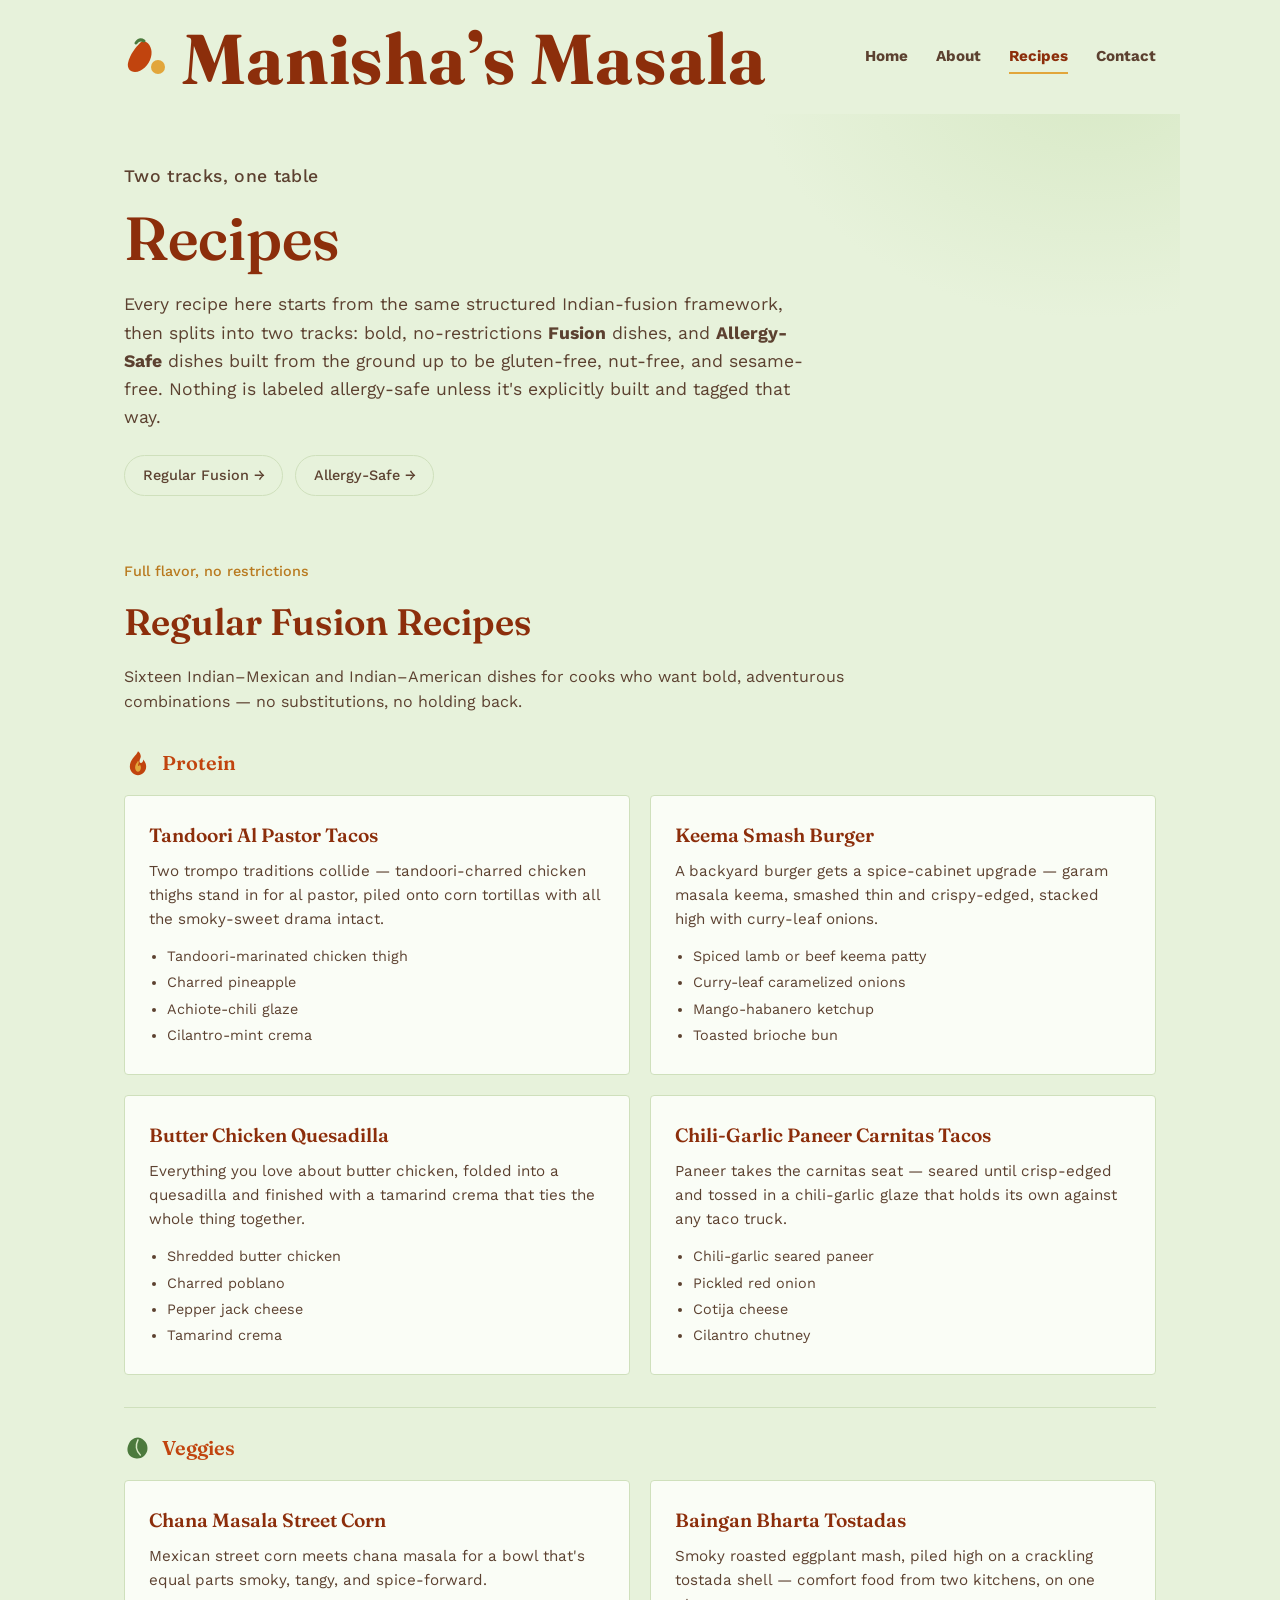
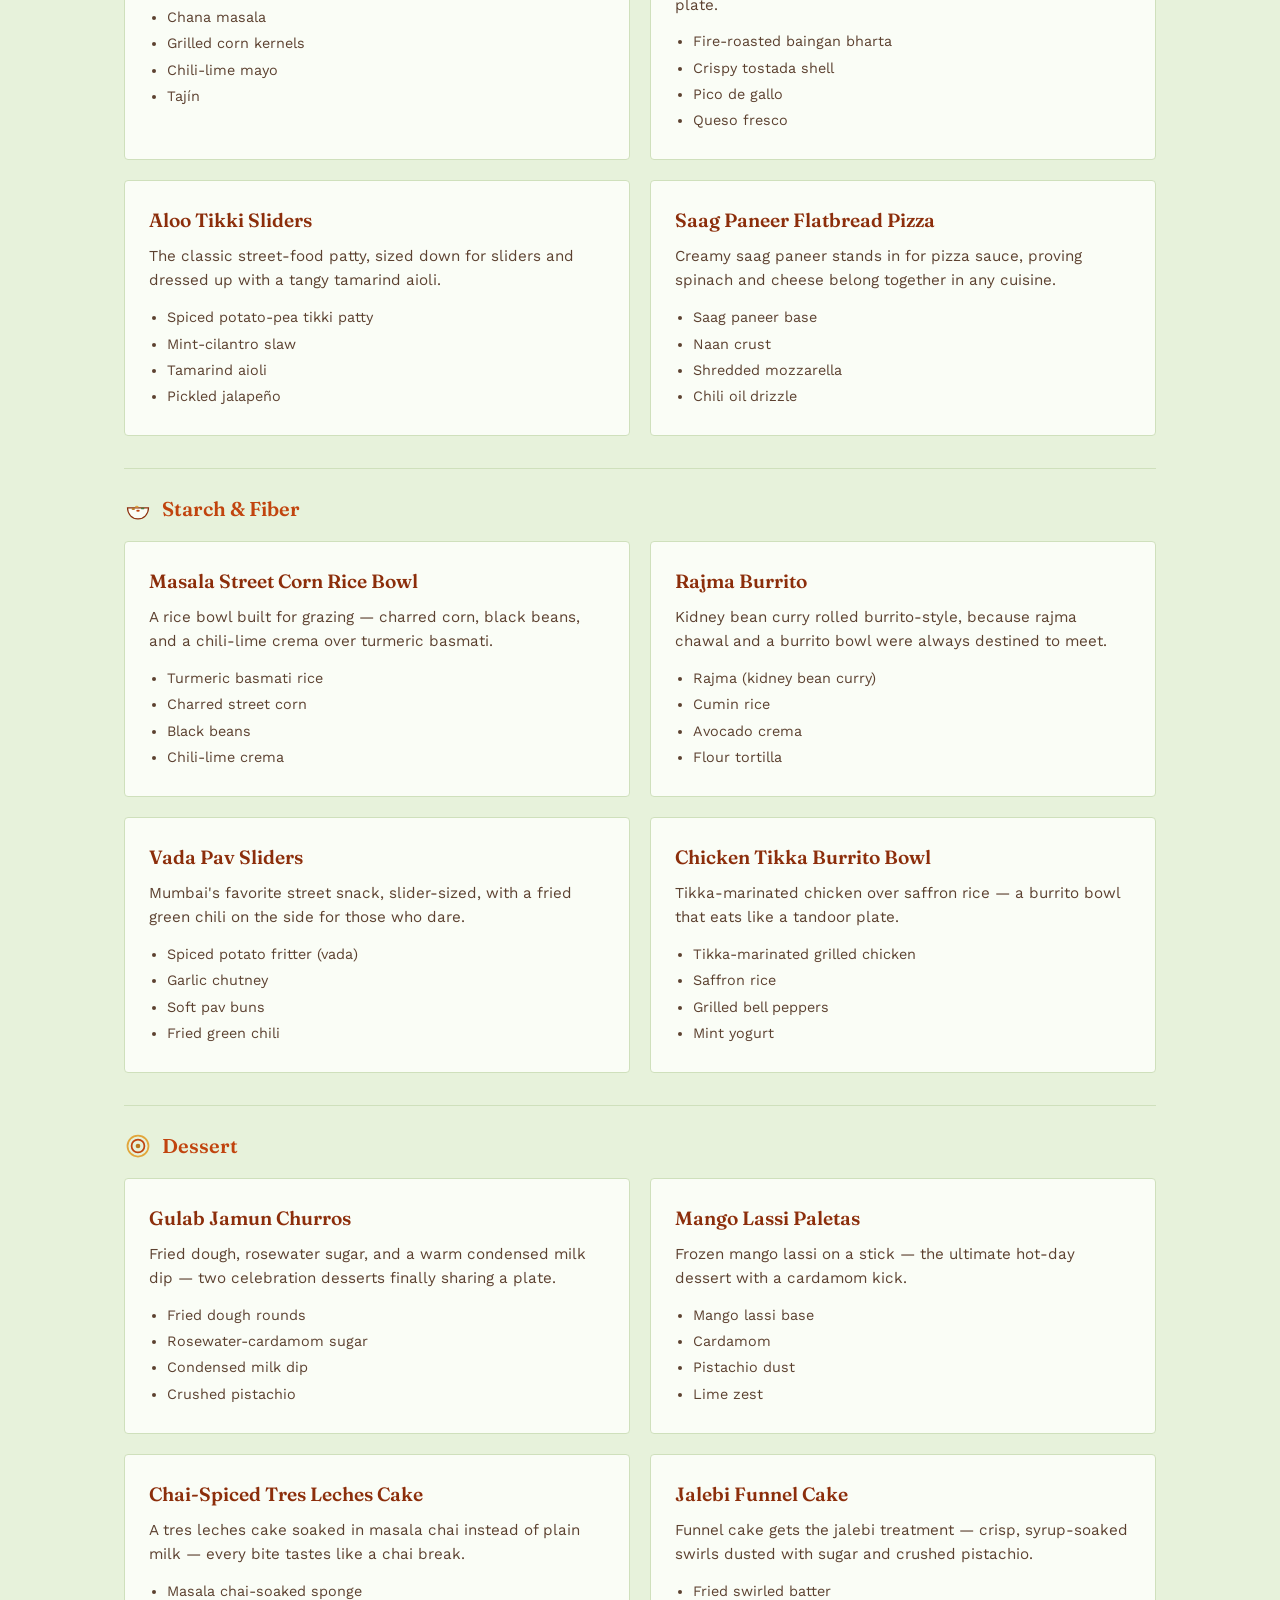
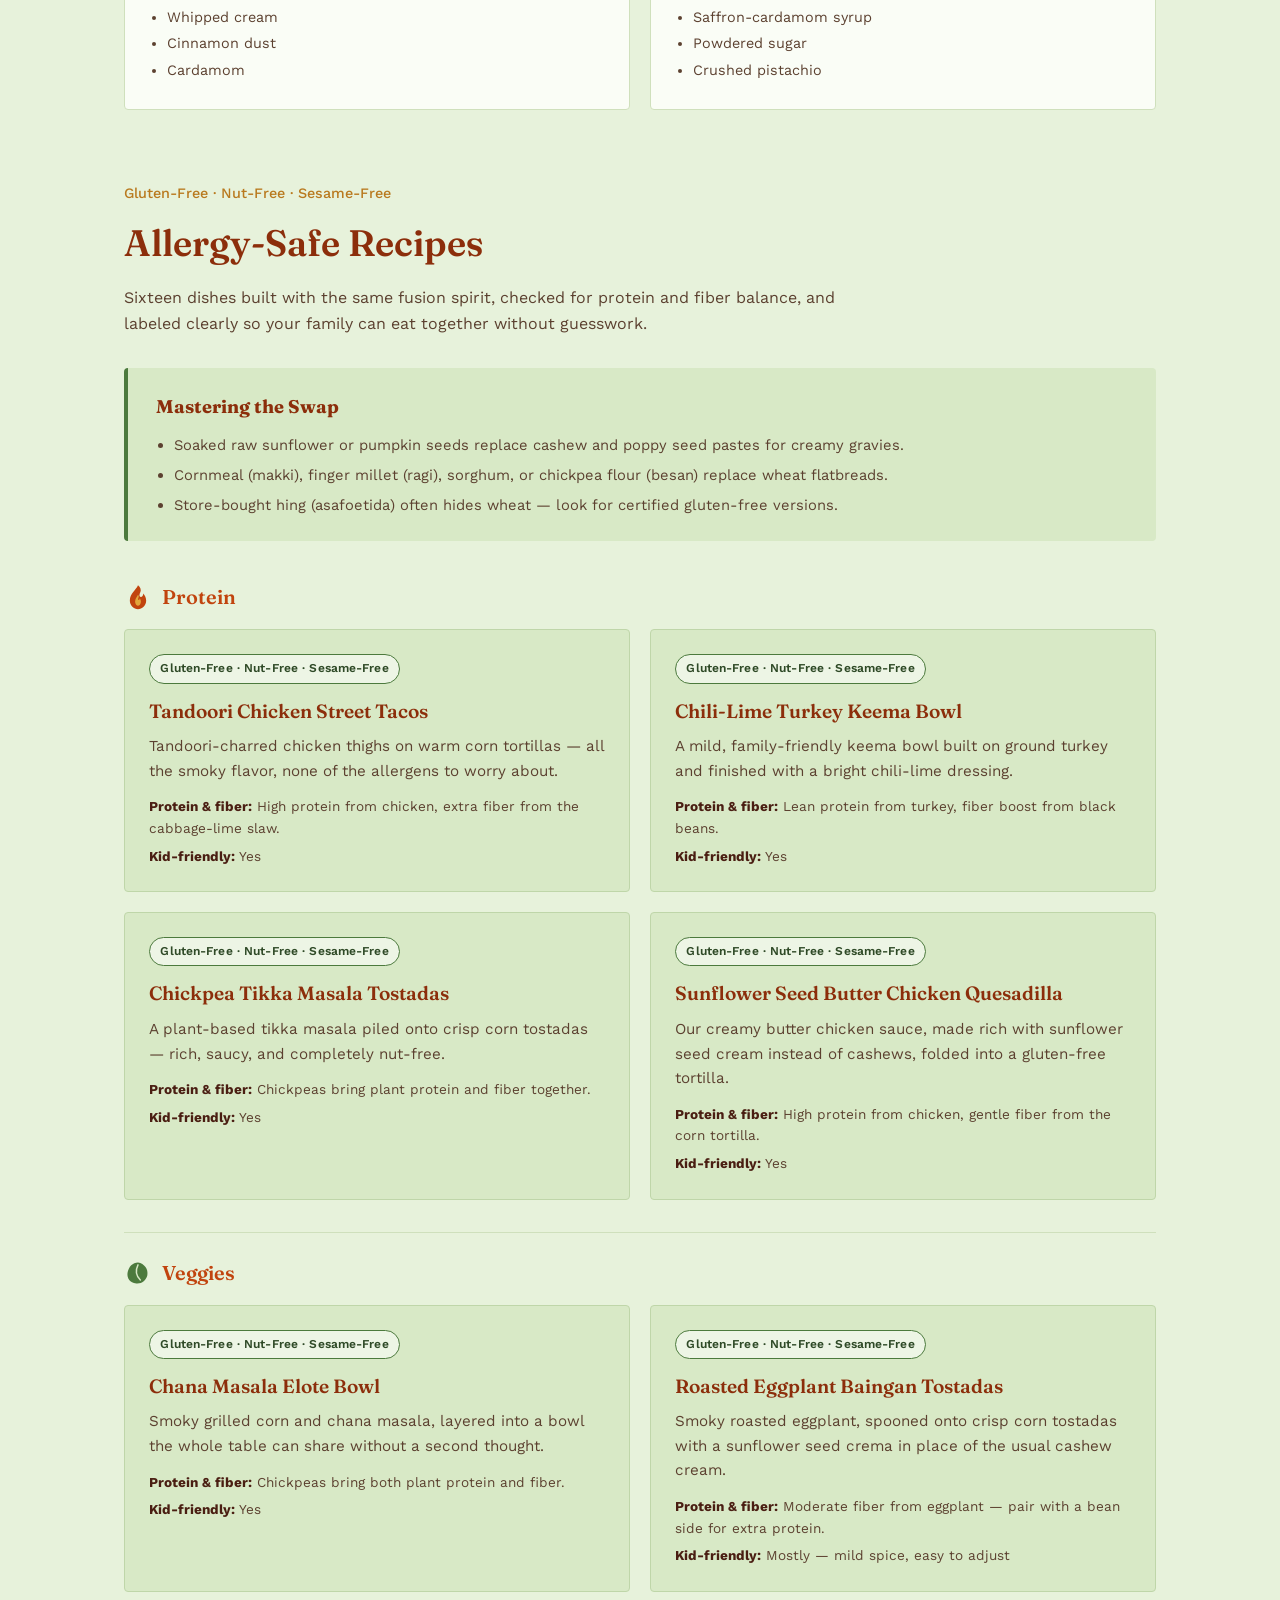
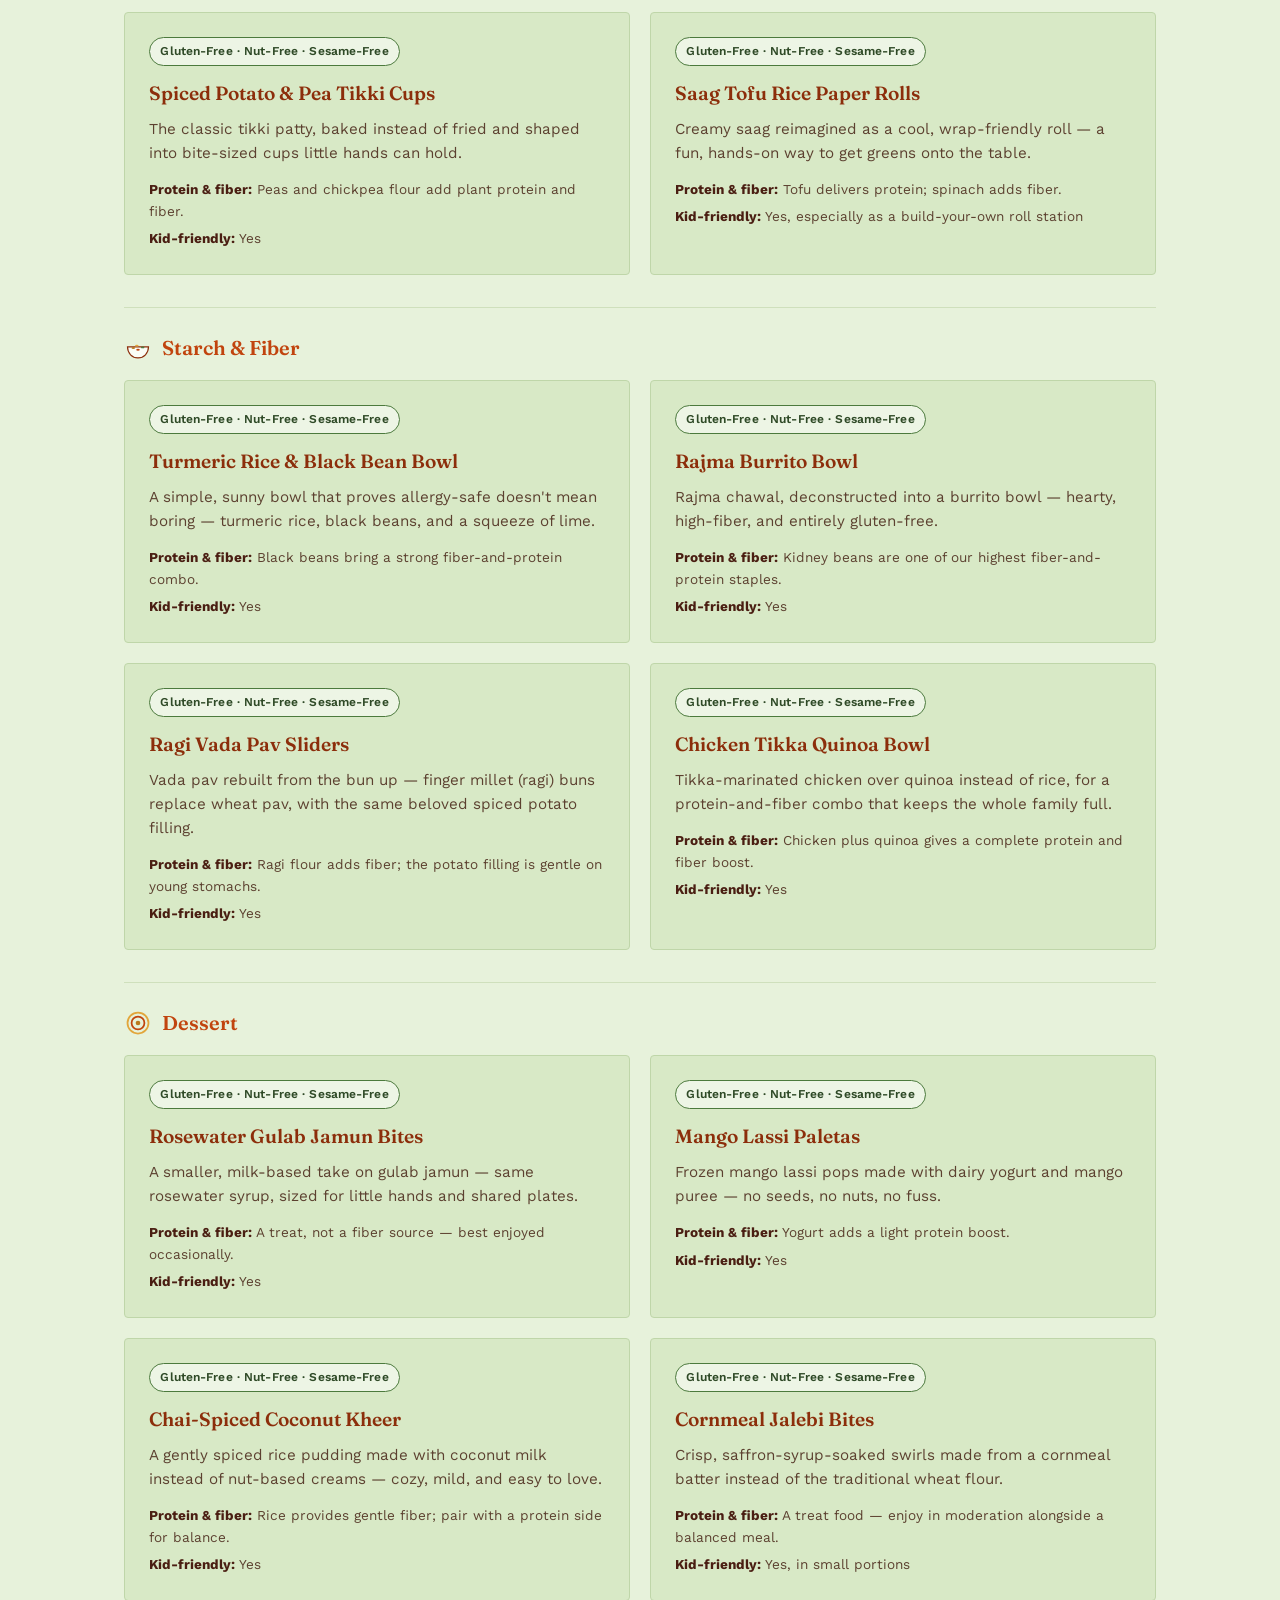
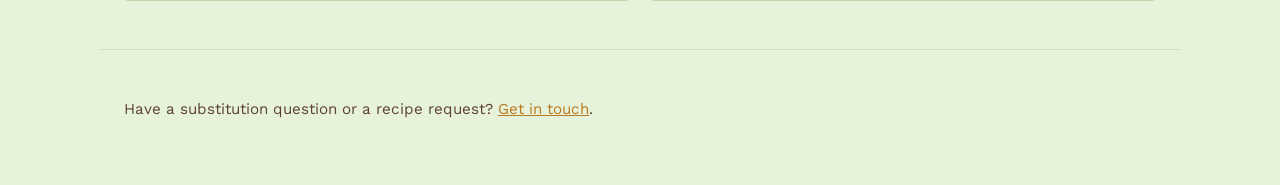
<file: recipes.html>
<!DOCTYPE html>
<html lang="en">
<head>
<meta charset="UTF-8">
<meta name="viewport" content="width=device-width, initial-scale=1.0">
<title>Recipes — Manisha's Masala</title>
<link rel="preconnect" href="https://fonts.googleapis.com">
<link rel="preconnect" href="https://fonts.gstatic.com" crossorigin>
<link href="https://fonts.googleapis.com/css2?family=Fraunces:opsz,wght@9..144,400;9..144,500;9..144,600;9..144,700&family=Work+Sans:wght@400;500;600&display=swap" rel="stylesheet">
<link rel="stylesheet" href="style.css">
</head>
<body>

<svg style="display:none" aria-hidden="true">
<defs>
<symbol id="icon-logomark" viewBox="0 0 48 48">
  <path d="M20 6c6 2 9 9 7 16-2 8-9 15-16 15-5 0-8-4-7-9 2-9 8-16 12-20 1-1 2-2 4-2z" fill="var(--chili)"/>
  <path d="M20 6c-3-2-6-1-8 2" fill="none" stroke="var(--green)" stroke-width="3" stroke-linecap="round"/>
  <circle cx="34" cy="32" r="7" fill="var(--saffron)"/>
</symbol>
<symbol id="icon-flame" viewBox="0 0 48 48">
  <path d="M24 4c-3 8-14 14-14 26 0 9 7 15 14 15s14-6 14-15c0-6-3-9-5-12 0 4-2 6-4 6-3 0-3-4-1-8 2-4 0-9-4-12z" fill="var(--chili)"/>
  <path d="M24 20c-2 4-5 7-5 12 0 4 3 7 5 7s5-3 5-7c0-3-1-4-2-6 0 2-1 3-2 3-1 0-1-2 0-4 1-2 0-4-1-5z" fill="var(--saffron)"/>
</symbol>
<symbol id="icon-leaf" viewBox="0 0 48 48">
  <path d="M24 6c11 2 18 11 16 22-2 9-10 15-19 14C10 41 5 33 6 24 8 13 15 6 24 6z" fill="var(--green)"/>
  <path d="M24 10c-4 8-4 18 4 26" fill="none" stroke="var(--green-soft)" stroke-width="2.5" stroke-linecap="round"/>
</symbol>
<symbol id="icon-grain-bowl" viewBox="0 0 48 48">
  <path d="M6 22c0 11 8 19 18 19s18-8 18-19z" fill="var(--bg-card)" stroke="var(--chili-deep)" stroke-width="2"/>
  <ellipse cx="16" cy="24" rx="3" ry="1.6" fill="var(--saffron-deep)"/>
  <ellipse cx="24" cy="27" rx="3" ry="1.6" fill="var(--chili)"/>
  <ellipse cx="32" cy="23" rx="3" ry="1.6" fill="var(--green)"/>
  <ellipse cx="22" cy="20" rx="3" ry="1.6" fill="var(--saffron)"/>
</symbol>
<symbol id="icon-swirl" viewBox="0 0 48 48">
  <circle cx="24" cy="24" r="18" fill="none" stroke="var(--saffron)" stroke-width="3"/>
  <circle cx="24" cy="24" r="11" fill="none" stroke="var(--chili)" stroke-width="3"/>
  <circle cx="24" cy="24" r="4" fill="var(--saffron-deep)"/>
</symbol>
</defs>
</svg>

<header class="site-header">
  <a class="brand" href="index.html">
    <svg class="brand-icon" aria-hidden="true"><use href="#icon-logomark"/></svg>
    <span class="wordmark">Manisha&rsquo;s Masala</span>
  </a>
  <nav class="site-nav">
    <a href="index.html">Home</a>
    <a href="about.html">About</a>
    <a href="recipes.html" class="is-current">Recipes</a>
    <a href="contact.html">Contact</a>
  </nav>
</header>

<main>

  <section class="page-hero">
    <p class="hero-kicker">Two tracks, one table</p>
    <h1>Recipes</h1>
    <p>
      Every recipe here starts from the same structured Indian-fusion
      framework, then splits into two tracks: bold, no-restrictions
      <strong>Fusion</strong> dishes, and <strong>Allergy-Safe</strong>
      dishes built from the ground up to be gluten-free, nut-free, and
      sesame-free. Nothing is labeled allergy-safe unless it's explicitly
      built and tagged that way.
    </p>
    <div class="recipe-subnav">
      <a href="#fusion">Regular Fusion →</a>
      <a href="#allergy-safe">Allergy-Safe →</a>
    </div>
  </section>

  <!-- ============================================= -->
  <!-- FUSION TRACK                                   -->
  <!-- ============================================= -->
  <section id="fusion" class="recipe-track">
    <div class="recipe-track-head">
      <span class="explore-eyebrow">Full flavor, no restrictions</span>
      <h2>Regular Fusion Recipes</h2>
      <p>
        Sixteen Indian–Mexican and Indian–American dishes for cooks who
        want bold, adventurous combinations — no substitutions, no
        holding back.
      </p>
    </div>

    <h3 class="recipe-category"><svg class="icon" aria-hidden="true"><use href="#icon-flame"/></svg>Protein</h3>
    <div class="recipe-grid">
      <article class="recipe-card">
        <h4>Tandoori Al Pastor Tacos</h4>
        <p class="recipe-desc">Two trompo traditions collide — tandoori-charred chicken thighs stand in for al pastor, piled onto corn tortillas with all the smoky-sweet drama intact.</p>
        <ul class="recipe-highlights">
          <li>Tandoori-marinated chicken thigh</li>
          <li>Charred pineapple</li>
          <li>Achiote-chili glaze</li>
          <li>Cilantro-mint crema</li>
        </ul>
      </article>
      <article class="recipe-card">
        <h4>Keema Smash Burger</h4>
        <p class="recipe-desc">A backyard burger gets a spice-cabinet upgrade — garam masala keema, smashed thin and crispy-edged, stacked high with curry-leaf onions.</p>
        <ul class="recipe-highlights">
          <li>Spiced lamb or beef keema patty</li>
          <li>Curry-leaf caramelized onions</li>
          <li>Mango-habanero ketchup</li>
          <li>Toasted brioche bun</li>
        </ul>
      </article>
      <article class="recipe-card">
        <h4>Butter Chicken Quesadilla</h4>
        <p class="recipe-desc">Everything you love about butter chicken, folded into a quesadilla and finished with a tamarind crema that ties the whole thing together.</p>
        <ul class="recipe-highlights">
          <li>Shredded butter chicken</li>
          <li>Charred poblano</li>
          <li>Pepper jack cheese</li>
          <li>Tamarind crema</li>
        </ul>
      </article>
      <article class="recipe-card">
        <h4>Chili-Garlic Paneer Carnitas Tacos</h4>
        <p class="recipe-desc">Paneer takes the carnitas seat — seared until crisp-edged and tossed in a chili-garlic glaze that holds its own against any taco truck.</p>
        <ul class="recipe-highlights">
          <li>Chili-garlic seared paneer</li>
          <li>Pickled red onion</li>
          <li>Cotija cheese</li>
          <li>Cilantro chutney</li>
        </ul>
      </article>
    </div>

    <h3 class="recipe-category"><svg class="icon" aria-hidden="true"><use href="#icon-leaf"/></svg>Veggies</h3>
    <div class="recipe-grid">
      <article class="recipe-card">
        <h4>Chana Masala Street Corn</h4>
        <p class="recipe-desc">Mexican street corn meets chana masala for a bowl that's equal parts smoky, tangy, and spice-forward.</p>
        <ul class="recipe-highlights">
          <li>Chana masala</li>
          <li>Grilled corn kernels</li>
          <li>Chili-lime mayo</li>
          <li>Tajín</li>
        </ul>
      </article>
      <article class="recipe-card">
        <h4>Baingan Bharta Tostadas</h4>
        <p class="recipe-desc">Smoky roasted eggplant mash, piled high on a crackling tostada shell — comfort food from two kitchens, on one plate.</p>
        <ul class="recipe-highlights">
          <li>Fire-roasted baingan bharta</li>
          <li>Crispy tostada shell</li>
          <li>Pico de gallo</li>
          <li>Queso fresco</li>
        </ul>
      </article>
      <article class="recipe-card">
        <h4>Aloo Tikki Sliders</h4>
        <p class="recipe-desc">The classic street-food patty, sized down for sliders and dressed up with a tangy tamarind aioli.</p>
        <ul class="recipe-highlights">
          <li>Spiced potato-pea tikki patty</li>
          <li>Mint-cilantro slaw</li>
          <li>Tamarind aioli</li>
          <li>Pickled jalapeño</li>
        </ul>
      </article>
      <article class="recipe-card">
        <h4>Saag Paneer Flatbread Pizza</h4>
        <p class="recipe-desc">Creamy saag paneer stands in for pizza sauce, proving spinach and cheese belong together in any cuisine.</p>
        <ul class="recipe-highlights">
          <li>Saag paneer base</li>
          <li>Naan crust</li>
          <li>Shredded mozzarella</li>
          <li>Chili oil drizzle</li>
        </ul>
      </article>
    </div>

    <h3 class="recipe-category"><svg class="icon" aria-hidden="true"><use href="#icon-grain-bowl"/></svg>Starch &amp; Fiber</h3>
    <div class="recipe-grid">
      <article class="recipe-card">
        <h4>Masala Street Corn Rice Bowl</h4>
        <p class="recipe-desc">A rice bowl built for grazing — charred corn, black beans, and a chili-lime crema over turmeric basmati.</p>
        <ul class="recipe-highlights">
          <li>Turmeric basmati rice</li>
          <li>Charred street corn</li>
          <li>Black beans</li>
          <li>Chili-lime crema</li>
        </ul>
      </article>
      <article class="recipe-card">
        <h4>Rajma Burrito</h4>
        <p class="recipe-desc">Kidney bean curry rolled burrito-style, because rajma chawal and a burrito bowl were always destined to meet.</p>
        <ul class="recipe-highlights">
          <li>Rajma (kidney bean curry)</li>
          <li>Cumin rice</li>
          <li>Avocado crema</li>
          <li>Flour tortilla</li>
        </ul>
      </article>
      <article class="recipe-card">
        <h4>Vada Pav Sliders</h4>
        <p class="recipe-desc">Mumbai's favorite street snack, slider-sized, with a fried green chili on the side for those who dare.</p>
        <ul class="recipe-highlights">
          <li>Spiced potato fritter (vada)</li>
          <li>Garlic chutney</li>
          <li>Soft pav buns</li>
          <li>Fried green chili</li>
        </ul>
      </article>
      <article class="recipe-card">
        <h4>Chicken Tikka Burrito Bowl</h4>
        <p class="recipe-desc">Tikka-marinated chicken over saffron rice — a burrito bowl that eats like a tandoor plate.</p>
        <ul class="recipe-highlights">
          <li>Tikka-marinated grilled chicken</li>
          <li>Saffron rice</li>
          <li>Grilled bell peppers</li>
          <li>Mint yogurt</li>
        </ul>
      </article>
    </div>

    <h3 class="recipe-category"><svg class="icon" aria-hidden="true"><use href="#icon-swirl"/></svg>Dessert</h3>
    <div class="recipe-grid">
      <article class="recipe-card">
        <h4>Gulab Jamun Churros</h4>
        <p class="recipe-desc">Fried dough, rosewater sugar, and a warm condensed milk dip — two celebration desserts finally sharing a plate.</p>
        <ul class="recipe-highlights">
          <li>Fried dough rounds</li>
          <li>Rosewater-cardamom sugar</li>
          <li>Condensed milk dip</li>
          <li>Crushed pistachio</li>
        </ul>
      </article>
      <article class="recipe-card">
        <h4>Mango Lassi Paletas</h4>
        <p class="recipe-desc">Frozen mango lassi on a stick — the ultimate hot-day dessert with a cardamom kick.</p>
        <ul class="recipe-highlights">
          <li>Mango lassi base</li>
          <li>Cardamom</li>
          <li>Pistachio dust</li>
          <li>Lime zest</li>
        </ul>
      </article>
      <article class="recipe-card">
        <h4>Chai-Spiced Tres Leches Cake</h4>
        <p class="recipe-desc">A tres leches cake soaked in masala chai instead of plain milk — every bite tastes like a chai break.</p>
        <ul class="recipe-highlights">
          <li>Masala chai-soaked sponge</li>
          <li>Whipped cream</li>
          <li>Cinnamon dust</li>
          <li>Cardamom</li>
        </ul>
      </article>
      <article class="recipe-card">
        <h4>Jalebi Funnel Cake</h4>
        <p class="recipe-desc">Funnel cake gets the jalebi treatment — crisp, syrup-soaked swirls dusted with sugar and crushed pistachio.</p>
        <ul class="recipe-highlights">
          <li>Fried swirled batter</li>
          <li>Saffron-cardamom syrup</li>
          <li>Powdered sugar</li>
          <li>Crushed pistachio</li>
        </ul>
      </article>
    </div>
  </section>

  <!-- ============================================= -->
  <!-- ALLERGY-SAFE TRACK                              -->
  <!-- ============================================= -->
  <section id="allergy-safe" class="recipe-track recipe-track--safe">
    <div class="recipe-track-head">
      <span class="explore-eyebrow">Gluten-Free · Nut-Free · Sesame-Free</span>
      <h2>Allergy-Safe Recipes</h2>
      <p>
        Sixteen dishes built with the same fusion spirit, checked for
        protein and fiber balance, and labeled clearly so your family can
        eat together without guesswork.
      </p>
    </div>

    <div class="swap-callout">
      <h3>Mastering the Swap</h3>
      <ul>
        <li>Soaked raw sunflower or pumpkin seeds replace cashew and poppy seed pastes for creamy gravies.</li>
        <li>Cornmeal (makki), finger millet (ragi), sorghum, or chickpea flour (besan) replace wheat flatbreads.</li>
        <li>Store-bought hing (asafoetida) often hides wheat — look for certified gluten-free versions.</li>
      </ul>
    </div>

    <h3 class="recipe-category"><svg class="icon" aria-hidden="true"><use href="#icon-flame"/></svg>Protein</h3>
    <div class="recipe-grid">
      <article class="recipe-card">
        <span class="tag-chip">Gluten-Free · Nut-Free · Sesame-Free</span>
        <h4>Tandoori Chicken Street Tacos</h4>
        <p class="recipe-desc">Tandoori-charred chicken thighs on warm corn tortillas — all the smoky flavor, none of the allergens to worry about.</p>
        <p class="recipe-note"><strong>Protein &amp; fiber:</strong> High protein from chicken, extra fiber from the cabbage-lime slaw.</p>
        <p class="recipe-kid"><strong>Kid-friendly:</strong> Yes</p>
      </article>
      <article class="recipe-card">
        <span class="tag-chip">Gluten-Free · Nut-Free · Sesame-Free</span>
        <h4>Chili-Lime Turkey Keema Bowl</h4>
        <p class="recipe-desc">A mild, family-friendly keema bowl built on ground turkey and finished with a bright chili-lime dressing.</p>
        <p class="recipe-note"><strong>Protein &amp; fiber:</strong> Lean protein from turkey, fiber boost from black beans.</p>
        <p class="recipe-kid"><strong>Kid-friendly:</strong> Yes</p>
      </article>
      <article class="recipe-card">
        <span class="tag-chip">Gluten-Free · Nut-Free · Sesame-Free</span>
        <h4>Chickpea Tikka Masala Tostadas</h4>
        <p class="recipe-desc">A plant-based tikka masala piled onto crisp corn tostadas — rich, saucy, and completely nut-free.</p>
        <p class="recipe-note"><strong>Protein &amp; fiber:</strong> Chickpeas bring plant protein and fiber together.</p>
        <p class="recipe-kid"><strong>Kid-friendly:</strong> Yes</p>
      </article>
      <article class="recipe-card">
        <span class="tag-chip">Gluten-Free · Nut-Free · Sesame-Free</span>
        <h4>Sunflower Seed Butter Chicken Quesadilla</h4>
        <p class="recipe-desc">Our creamy butter chicken sauce, made rich with sunflower seed cream instead of cashews, folded into a gluten-free tortilla.</p>
        <p class="recipe-note"><strong>Protein &amp; fiber:</strong> High protein from chicken, gentle fiber from the corn tortilla.</p>
        <p class="recipe-kid"><strong>Kid-friendly:</strong> Yes</p>
      </article>
    </div>

    <h3 class="recipe-category"><svg class="icon" aria-hidden="true"><use href="#icon-leaf"/></svg>Veggies</h3>
    <div class="recipe-grid">
      <article class="recipe-card">
        <span class="tag-chip">Gluten-Free · Nut-Free · Sesame-Free</span>
        <h4>Chana Masala Elote Bowl</h4>
        <p class="recipe-desc">Smoky grilled corn and chana masala, layered into a bowl the whole table can share without a second thought.</p>
        <p class="recipe-note"><strong>Protein &amp; fiber:</strong> Chickpeas bring both plant protein and fiber.</p>
        <p class="recipe-kid"><strong>Kid-friendly:</strong> Yes</p>
      </article>
      <article class="recipe-card">
        <span class="tag-chip">Gluten-Free · Nut-Free · Sesame-Free</span>
        <h4>Roasted Eggplant Baingan Tostadas</h4>
        <p class="recipe-desc">Smoky roasted eggplant, spooned onto crisp corn tostadas with a sunflower seed crema in place of the usual cashew cream.</p>
        <p class="recipe-note"><strong>Protein &amp; fiber:</strong> Moderate fiber from eggplant — pair with a bean side for extra protein.</p>
        <p class="recipe-kid"><strong>Kid-friendly:</strong> Mostly — mild spice, easy to adjust</p>
      </article>
      <article class="recipe-card">
        <span class="tag-chip">Gluten-Free · Nut-Free · Sesame-Free</span>
        <h4>Spiced Potato &amp; Pea Tikki Cups</h4>
        <p class="recipe-desc">The classic tikki patty, baked instead of fried and shaped into bite-sized cups little hands can hold.</p>
        <p class="recipe-note"><strong>Protein &amp; fiber:</strong> Peas and chickpea flour add plant protein and fiber.</p>
        <p class="recipe-kid"><strong>Kid-friendly:</strong> Yes</p>
      </article>
      <article class="recipe-card">
        <span class="tag-chip">Gluten-Free · Nut-Free · Sesame-Free</span>
        <h4>Saag Tofu Rice Paper Rolls</h4>
        <p class="recipe-desc">Creamy saag reimagined as a cool, wrap-friendly roll — a fun, hands-on way to get greens onto the table.</p>
        <p class="recipe-note"><strong>Protein &amp; fiber:</strong> Tofu delivers protein; spinach adds fiber.</p>
        <p class="recipe-kid"><strong>Kid-friendly:</strong> Yes, especially as a build-your-own roll station</p>
      </article>
    </div>

    <h3 class="recipe-category"><svg class="icon" aria-hidden="true"><use href="#icon-grain-bowl"/></svg>Starch &amp; Fiber</h3>
    <div class="recipe-grid">
      <article class="recipe-card">
        <span class="tag-chip">Gluten-Free · Nut-Free · Sesame-Free</span>
        <h4>Turmeric Rice &amp; Black Bean Bowl</h4>
        <p class="recipe-desc">A simple, sunny bowl that proves allergy-safe doesn't mean boring — turmeric rice, black beans, and a squeeze of lime.</p>
        <p class="recipe-note"><strong>Protein &amp; fiber:</strong> Black beans bring a strong fiber-and-protein combo.</p>
        <p class="recipe-kid"><strong>Kid-friendly:</strong> Yes</p>
      </article>
      <article class="recipe-card">
        <span class="tag-chip">Gluten-Free · Nut-Free · Sesame-Free</span>
        <h4>Rajma Burrito Bowl</h4>
        <p class="recipe-desc">Rajma chawal, deconstructed into a burrito bowl — hearty, high-fiber, and entirely gluten-free.</p>
        <p class="recipe-note"><strong>Protein &amp; fiber:</strong> Kidney beans are one of our highest fiber-and-protein staples.</p>
        <p class="recipe-kid"><strong>Kid-friendly:</strong> Yes</p>
      </article>
      <article class="recipe-card">
        <span class="tag-chip">Gluten-Free · Nut-Free · Sesame-Free</span>
        <h4>Ragi Vada Pav Sliders</h4>
        <p class="recipe-desc">Vada pav rebuilt from the bun up — finger millet (ragi) buns replace wheat pav, with the same beloved spiced potato filling.</p>
        <p class="recipe-note"><strong>Protein &amp; fiber:</strong> Ragi flour adds fiber; the potato filling is gentle on young stomachs.</p>
        <p class="recipe-kid"><strong>Kid-friendly:</strong> Yes</p>
      </article>
      <article class="recipe-card">
        <span class="tag-chip">Gluten-Free · Nut-Free · Sesame-Free</span>
        <h4>Chicken Tikka Quinoa Bowl</h4>
        <p class="recipe-desc">Tikka-marinated chicken over quinoa instead of rice, for a protein-and-fiber combo that keeps the whole family full.</p>
        <p class="recipe-note"><strong>Protein &amp; fiber:</strong> Chicken plus quinoa gives a complete protein and fiber boost.</p>
        <p class="recipe-kid"><strong>Kid-friendly:</strong> Yes</p>
      </article>
    </div>

    <h3 class="recipe-category"><svg class="icon" aria-hidden="true"><use href="#icon-swirl"/></svg>Dessert</h3>
    <div class="recipe-grid">
      <article class="recipe-card">
        <span class="tag-chip">Gluten-Free · Nut-Free · Sesame-Free</span>
        <h4>Rosewater Gulab Jamun Bites</h4>
        <p class="recipe-desc">A smaller, milk-based take on gulab jamun — same rosewater syrup, sized for little hands and shared plates.</p>
        <p class="recipe-note"><strong>Protein &amp; fiber:</strong> A treat, not a fiber source — best enjoyed occasionally.</p>
        <p class="recipe-kid"><strong>Kid-friendly:</strong> Yes</p>
      </article>
      <article class="recipe-card">
        <span class="tag-chip">Gluten-Free · Nut-Free · Sesame-Free</span>
        <h4>Mango Lassi Paletas</h4>
        <p class="recipe-desc">Frozen mango lassi pops made with dairy yogurt and mango puree — no seeds, no nuts, no fuss.</p>
        <p class="recipe-note"><strong>Protein &amp; fiber:</strong> Yogurt adds a light protein boost.</p>
        <p class="recipe-kid"><strong>Kid-friendly:</strong> Yes</p>
      </article>
      <article class="recipe-card">
        <span class="tag-chip">Gluten-Free · Nut-Free · Sesame-Free</span>
        <h4>Chai-Spiced Coconut Kheer</h4>
        <p class="recipe-desc">A gently spiced rice pudding made with coconut milk instead of nut-based creams — cozy, mild, and easy to love.</p>
        <p class="recipe-note"><strong>Protein &amp; fiber:</strong> Rice provides gentle fiber; pair with a protein side for balance.</p>
        <p class="recipe-kid"><strong>Kid-friendly:</strong> Yes</p>
      </article>
      <article class="recipe-card">
        <span class="tag-chip">Gluten-Free · Nut-Free · Sesame-Free</span>
        <h4>Cornmeal Jalebi Bites</h4>
        <p class="recipe-desc">Crisp, saffron-syrup-soaked swirls made from a cornmeal batter instead of the traditional wheat flour.</p>
        <p class="recipe-note"><strong>Protein &amp; fiber:</strong> A treat food — enjoy in moderation alongside a balanced meal.</p>
        <p class="recipe-kid"><strong>Kid-friendly:</strong> Yes, in small portions</p>
      </article>
    </div>
  </section>

</main>

<footer class="site-footer">
  <p>Have a substitution question or a recipe request? <a href="contact.html">Get in touch</a>.</p>
</footer>

</body>
</html>
</file>
<file: style.css>
/* ---------------------------------------------------
   Tokens
--------------------------------------------------- */
:root {
  --bg:          #E7F2DB;   /* light fresh green */
  --bg-card:     #FAFDF6;
  --ink:         #4A1E12;   /* deep chili-brown */
  --ink-soft:    #5C4130;
  --saffron:       #E2A63B;
  --saffron-deep:  #B9791E;  /* legible amber for links/kickers */
  --chili:       #C1440E;
  --chili-deep:  #8C2E0B;
  --line:        #CFE0BC;

  --green:       #4C7A3D;   /* fresh herb green */
  --green-bright:#6FA05A;
  --green-soft:  #D8E9C6;   /* deeper green wash for accent backgrounds */
  --green-deep:  #2F4A27;
  --line-green:  #BFD6A9;

  --orange-soft: #FBE0C2;   /* light orange — fusion explore card */
  --orange-deep: #D97706;
  --yellow-soft: #FBF3C4;   /* light yellow — allergy-safe explore card */
  --yellow-deep: #B8901E;

  --font-display: "Fraunces", Georgia, "Times New Roman", serif;
  --font-body: "Work Sans", -apple-system, Segoe UI, Helvetica, Arial, sans-serif;
}

@media (prefers-reduced-motion: reduce) {
  * { animation-duration: 0.001ms !important; animation-iteration-count: 1 !important; transition-duration: 0.001ms !important; }
}

/* ---------------------------------------------------
   Base
--------------------------------------------------- */
* { box-sizing: border-box; }

html { scroll-behavior: smooth; }

body {
  margin: 0;
  background: var(--bg);
  color: var(--ink);
  font-family: var(--font-body);
  line-height: 1.6;
  -webkit-font-smoothing: antialiased;
}

a { color: inherit; }

/* ---------------------------------------------------
   Header
--------------------------------------------------- */
.site-header {
  display: flex;
  align-items: center;
  justify-content: space-between;
  flex-wrap: wrap;
  gap: 1rem;
  max-width: 1080px;
  margin: 0 auto;
  padding: 1.5rem 1.5rem 1.25rem;
}

.brand {
  display: flex;
  align-items: center;
  gap: 0.6rem;
  text-decoration: none;
}

.wordmark {
  font-family: var(--font-display);
  font-weight: 700;
  font-size: clamp(2.8rem, 6vw, 4.4rem);
  line-height: 1;
  text-decoration: none;
  color: var(--chili-deep);
  letter-spacing: 0.01em;
}

.brand-icon {
  width: 48px;
  height: 48px;
  flex-shrink: 0;
}

.site-nav {
  display: flex;
  gap: 1.75rem;
}

.site-nav a {
  text-decoration: none;
  font-size: 0.95rem;
  font-weight: 700;
  color: var(--ink-soft);
  padding-bottom: 0.2rem;
  border-bottom: 2px solid transparent;
}

.site-nav a:hover,
.site-nav a:focus-visible {
  color: var(--chili);
}

.site-nav a.is-current {
  color: var(--chili-deep);
  border-bottom-color: var(--saffron);
}

a:focus-visible,
.explore-card:focus-visible {
  outline: 2px solid var(--chili);
  outline-offset: 3px;
}

/* ---------------------------------------------------
   Hero
--------------------------------------------------- */
.hero {
  position: relative;
  max-width: 1080px;
  margin: 0 auto;
  padding: 1.5rem 1.5rem 2rem;
  overflow: hidden;
}

.hero-inner {
  max-width: 640px;
  position: relative;
  z-index: 1;
  animation: rise 0.7s ease-out both;
}

.hero-kicker {
  font-size: 0.95rem;
  font-weight: 500;
  letter-spacing: 0.02em;
  color: var(--saffron-deep);
  margin: 0 0 0.75rem;
}

.hero .hero-kicker {
  font-size: clamp(1.4rem, 3vw, 2rem);
  font-weight: 600;
}

.hero-title {
  font-family: var(--font-display);
  font-weight: 600;
  font-size: clamp(1.6rem, 3vw, 2.2rem);
  line-height: 1.15;
  margin: 0 0 1.5rem;
  color: var(--chili-deep);
}

.hero-copy {
  max-width: 62ch;
  font-size: 1.1rem;
  color: var(--ink-soft);
  margin: 0 0 1.1rem;
}

.hero-motif {
  position: absolute;
  top: -60px;
  right: -80px;
  width: 420px;
  height: 420px;
  border-radius: 50%;
  background:
    radial-gradient(circle at 25% 70%, rgba(76,122,61,0.28), transparent 55%),
    radial-gradient(circle at 30% 30%, rgba(226,166,59,0.32), transparent 60%),
    radial-gradient(circle at 70% 70%, rgba(193,68,14,0.18), transparent 55%);
  z-index: 0;
}

.hero-illustration {
  position: absolute;
  top: -10px;
  right: -10px;
  width: 380px;
  height: 380px;
  z-index: 0;
}

.hero-illustration .icon {
  position: absolute;
  filter: drop-shadow(0 8px 16px rgba(74, 30, 18, 0.12));
}

.icon {
  display: inline-block;
  width: 28px;
  height: 28px;
  vertical-align: middle;
  flex-shrink: 0;
}

.icon-lg { width: 42px; height: 42px; }
.icon-xl { width: 64px; height: 64px; }

@keyframes rise {
  from { opacity: 0; transform: translateY(14px); }
  to   { opacity: 1; transform: translateY(0); }
}

/* ---------------------------------------------------
   Explore cards
--------------------------------------------------- */
.explore {
  max-width: 1080px;
  margin: 0 auto;
  padding: 0 1.5rem 3rem;
  display: grid;
  grid-template-columns: repeat(2, 1fr);
  gap: 1.5rem;
}

.explore-card {
  display: block;
  text-decoration: none;
  color: var(--ink);
  background: var(--bg-card);
  border: 1px solid var(--line);
  border-radius: 8px;
  padding: 2rem 1.75rem;
  transition: border-color 0.2s ease, transform 0.2s ease;
}

.explore-card:hover,
.explore-card:focus-visible {
  transform: translateY(-3px);
}

.explore-card--fusion { border-top: 4px solid var(--orange-deep); background: var(--orange-soft); border-color: var(--orange-deep); }
.explore-card--safe   { border-top: 4px solid var(--yellow-deep); background: var(--yellow-soft); border-color: var(--yellow-deep); }

.explore-card:hover.explore-card--fusion,
.explore-card--fusion:focus-visible { border-color: var(--orange-deep); }

.explore-card:hover.explore-card--safe,
.explore-card--safe:focus-visible { border-color: var(--yellow-deep); }

.explore-card .icon-lg { margin-bottom: 0.85rem; }

.explore-eyebrow {
  display: block;
  font-size: 0.9rem;
  font-weight: 500;
  color: var(--saffron-deep);
  margin-bottom: 0.6rem;
}

.explore-card h2 {
  font-family: var(--font-display);
  font-weight: 600;
  font-size: 1.7rem;
  margin: 0 0 0.75rem;
  color: var(--chili-deep);
}

.explore-card p {
  margin: 0 0 1.25rem;
  color: var(--ink-soft);
  font-size: 0.98rem;
}

.explore-link {
  font-size: 0.95rem;
  font-weight: 600;
  color: var(--saffron-deep);
}

/* ---------------------------------------------------
   Footer
--------------------------------------------------- */
.site-footer {
  max-width: 1080px;
  margin: 0 auto;
  padding: 2rem 1.5rem 3rem;
  border-top: 1px solid var(--line);
  color: var(--ink-soft);
  font-size: 0.95rem;
}

.site-footer a {
  color: var(--saffron-deep);
  text-decoration: underline;
}

/* ---------------------------------------------------
   Page hero (shared: About / Recipes / Contact)
--------------------------------------------------- */
.page-hero {
  max-width: 1080px;
  margin: 0 auto;
  padding: 3rem 1.5rem 2.5rem;
}

.page-hero {
  position: relative;
  overflow: hidden;
  background: radial-gradient(ellipse 520px 380px at 92% -10%, var(--green-soft), transparent 65%);
}

.page-hero h1 {
  font-family: var(--font-display);
  font-weight: 600;
  font-size: clamp(2.6rem, 5.5vw, 3.8rem);
  line-height: 1.05;
  margin: 0 0 1.25rem;
  color: var(--chili-deep);
}

.page-hero p {
  max-width: 62ch;
  font-size: 1.1rem;
  color: var(--ink-soft);
  margin: 0 0 1rem;
}

.recipe-subnav {
  display: flex;
  gap: 0.75rem;
  margin-top: 1.5rem;
}

.recipe-subnav a {
  text-decoration: none;
  font-size: 0.9rem;
  font-weight: 500;
  padding: 0.5rem 1.1rem;
  border: 1px solid var(--line);
  border-radius: 999px;
  color: var(--ink-soft);
  transition: border-color 0.2s ease, color 0.2s ease;
}

.recipe-subnav a:hover,
.recipe-subnav a:focus-visible { color: var(--chili); border-color: var(--chili); }

/* ---------------------------------------------------
   Recipes page
--------------------------------------------------- */
.recipe-track {
  max-width: 1080px;
  margin: 0 auto;
  padding: 1.5rem 1.5rem 3rem;
}

.recipe-track-head { max-width: 720px; margin-bottom: 2rem; }

.recipe-track-head h2 {
  font-family: var(--font-display);
  font-weight: 600;
  font-size: 2.3rem;
  margin: 0.4rem 0 0.75rem;
  color: var(--chili-deep);
}

.recipe-track-head p { color: var(--ink-soft); margin: 0; }

.recipe-category {
  display: flex;
  align-items: center;
  gap: 0.6rem;
  font-family: var(--font-display);
  font-weight: 600;
  font-size: 1.25rem;
  color: var(--chili);
  margin: 2rem 0 1rem;
  padding-top: 1.5rem;
  border-top: 1px solid var(--line);
}

.recipe-track > .recipe-category:first-of-type { border-top: none; padding-top: 0; }

.recipe-grid {
  display: grid;
  grid-template-columns: repeat(2, 1fr);
  gap: 1.25rem;
}

.recipe-card {
  background: var(--bg-card);
  border: 1px solid var(--line);
  border-radius: 4px;
  padding: 1.5rem;
}

.recipe-track--safe .recipe-card {
  background: var(--green-soft);
  border-color: var(--line-green);
}

.recipe-card h4 {
  font-family: var(--font-display);
  font-weight: 600;
  font-size: 1.2rem;
  margin: 0 0 0.5rem;
  color: var(--chili-deep);
}

.recipe-desc { margin: 0 0 0.85rem; color: var(--ink-soft); font-size: 0.95rem; }

.recipe-highlights {
  margin: 0;
  padding-left: 1.1rem;
  color: var(--ink-soft);
  font-size: 0.9rem;
}

.recipe-highlights li { margin-bottom: 0.2rem; }

.tag-chip {
  display: inline-block;
  font-size: 0.75rem;
  font-weight: 600;
  letter-spacing: 0.01em;
  color: var(--green-deep);
  background: rgba(255,255,255,0.55);
  border: 1px solid var(--green);
  border-radius: 999px;
  padding: 0.25rem 0.65rem;
  margin-bottom: 0.75rem;
}

.recipe-note, .recipe-kid { margin: 0 0 0.35rem; font-size: 0.85rem; color: var(--ink-soft); }
.recipe-note strong, .recipe-kid strong { color: var(--ink); }
.recipe-kid { margin-bottom: 0; }

.swap-callout {
  max-width: 1080px;
  margin: 0 auto 2.5rem;
  background: var(--green-soft);
  border-left: 4px solid var(--green);
  border-radius: 4px;
  padding: 1.5rem 1.75rem;
}

.swap-callout h3 {
  font-family: var(--font-display);
  font-size: 1.15rem;
  margin: 0 0 0.75rem;
  color: var(--chili-deep);
}

.swap-callout ul { margin: 0; padding-left: 1.1rem; color: var(--ink-soft); font-size: 0.92rem; }
.swap-callout li { margin-bottom: 0.4rem; }
.swap-callout li:last-child { margin-bottom: 0; }

/* ---------------------------------------------------
   About page
--------------------------------------------------- */
.about-section {
  max-width: 1080px;
  margin: 0 auto;
  padding: 1.5rem 1.5rem 3rem;
  display: grid;
  grid-template-columns: 200px 1fr;
  gap: 2rem;
}

.about-section .icon-lg { display: block; margin-bottom: 0.6rem; }

.about-section h2 {
  font-family: var(--font-display);
  font-weight: 600;
  font-size: 1.5rem;
  line-height: 1.25;
  color: var(--chili-deep);
  margin: 0;
}

.about-section p { margin: 0 0 1rem; color: var(--ink-soft); max-width: 62ch; }
.about-section p:last-child { margin-bottom: 0; }

.fact-grid {
  max-width: 1080px;
  margin: 0 auto;
  padding: 0 1.5rem 4rem;
  display: grid;
  grid-template-columns: repeat(auto-fit, minmax(220px, 1fr));
  gap: 1.25rem;
}

.fact-card {
  background: var(--green-soft);
  border: 1px solid var(--line-green);
  border-top: 4px solid var(--green);
  border-radius: 4px;
  padding: 1.5rem;
}

.fact-card h3 {
  font-family: var(--font-display);
  font-size: 1.1rem;
  margin: 0 0 0.5rem;
  color: var(--chili-deep);
}

.fact-card p { margin: 0; color: var(--ink-soft); font-size: 0.92rem; }

/* ---------------------------------------------------
   Contact page
--------------------------------------------------- */
.contact-layout {
  max-width: 640px;
  margin: 0 auto;
  padding: 0 1.5rem 4rem;
  display: grid;
}

.hero-bold {
  font-weight: 700 !important;
}

.contact-form { display: flex; flex-direction: column; gap: 1.1rem; }

.form-field { display: flex; flex-direction: column; gap: 0.4rem; }

.form-field label { font-size: 0.9rem; font-weight: 500; color: var(--ink); }

.form-field input,
.form-field select,
.form-field textarea {
  font-family: var(--font-body);
  font-size: 0.95rem;
  padding: 0.7rem 0.85rem;
  border: 1px solid var(--line);
  border-radius: 4px;
  background: var(--bg-card);
  color: var(--ink);
}

.form-field input:focus,
.form-field select:focus,
.form-field textarea:focus {
  outline: 2px solid var(--chili);
  outline-offset: 1px;
  border-color: var(--chili);
}

.form-field textarea { resize: vertical; min-height: 140px; }

.btn {
  align-self: flex-start;
  font-family: var(--font-body);
  font-size: 0.95rem;
  font-weight: 600;
  color: var(--ink);
  background: var(--saffron);
  border: none;
  border-radius: 4px;
  padding: 0.75rem 1.5rem;
  cursor: pointer;
  transition: background 0.2s ease;
}

.btn:hover, .btn:focus-visible { background: var(--green-bright); color: #FFFDF6; }

.form-status { font-size: 0.88rem; color: var(--ink-soft); min-height: 1.2em; margin: 0; }

/* ---------------------------------------------------
   Responsive
--------------------------------------------------- */
@media (max-width: 720px) {
  .site-header { flex-direction: column; align-items: flex-start; gap: 0.75rem; }
  .site-nav { gap: 1.25rem; }
  .explore { grid-template-columns: 1fr; }
  .hero-motif, .hero-illustration { display: none; }
  .recipe-grid { grid-template-columns: 1fr; }
  .about-section { grid-template-columns: 1fr; gap: 0.75rem; }
  .contact-layout { grid-template-columns: 1fr; }
  .recipe-subnav { flex-wrap: wrap; }
}
</file>
